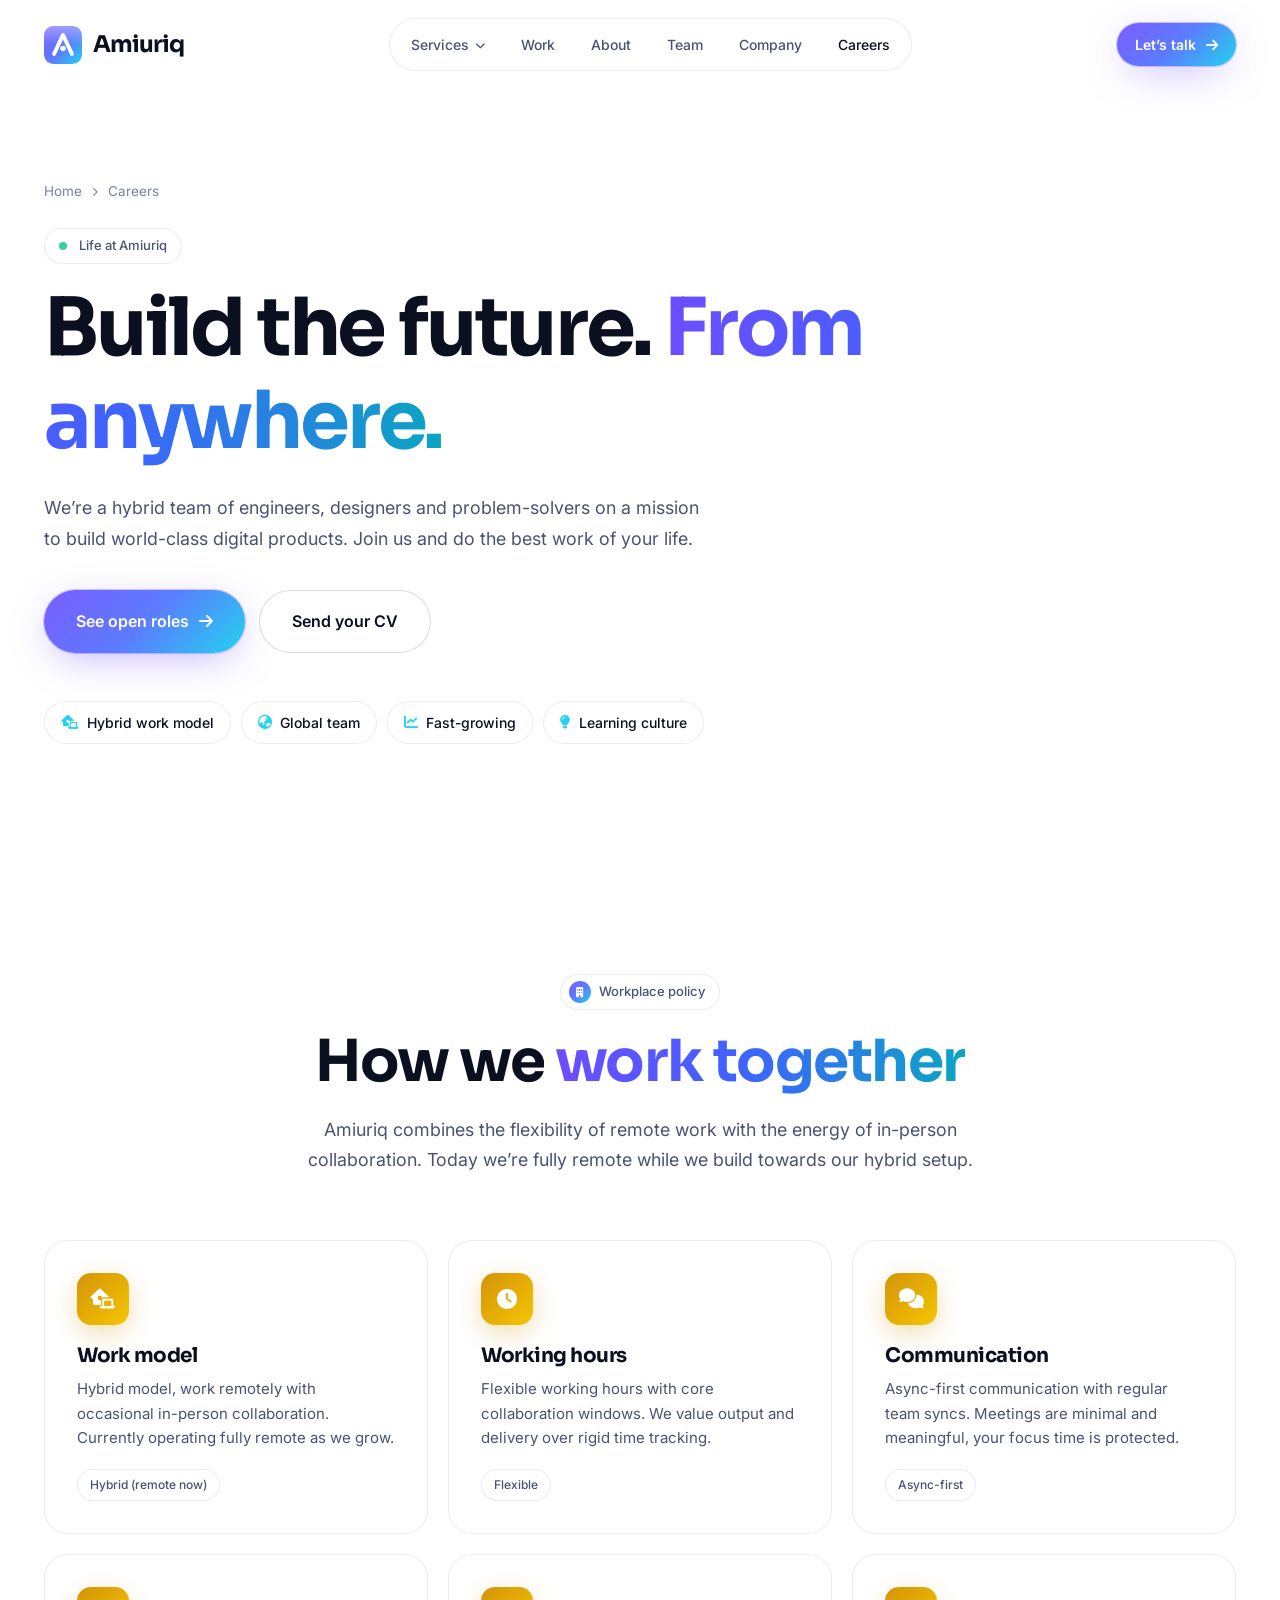
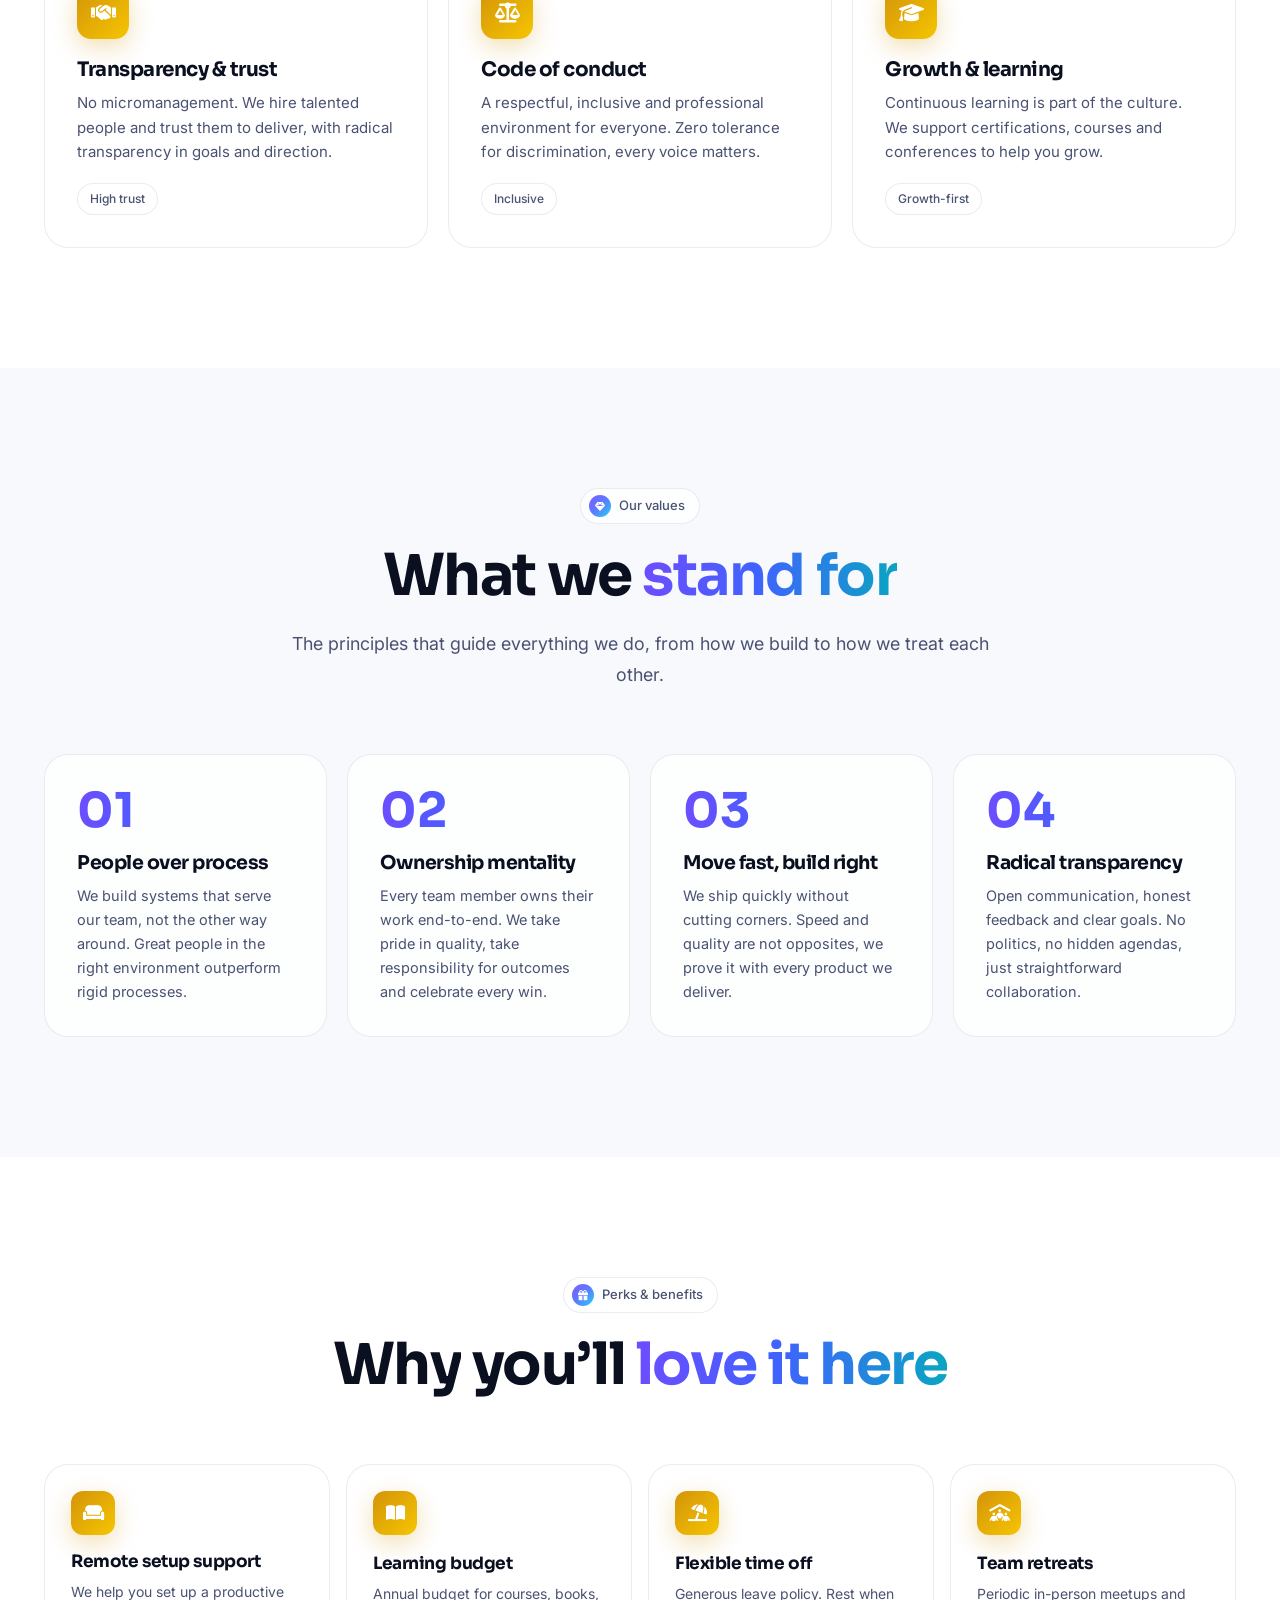
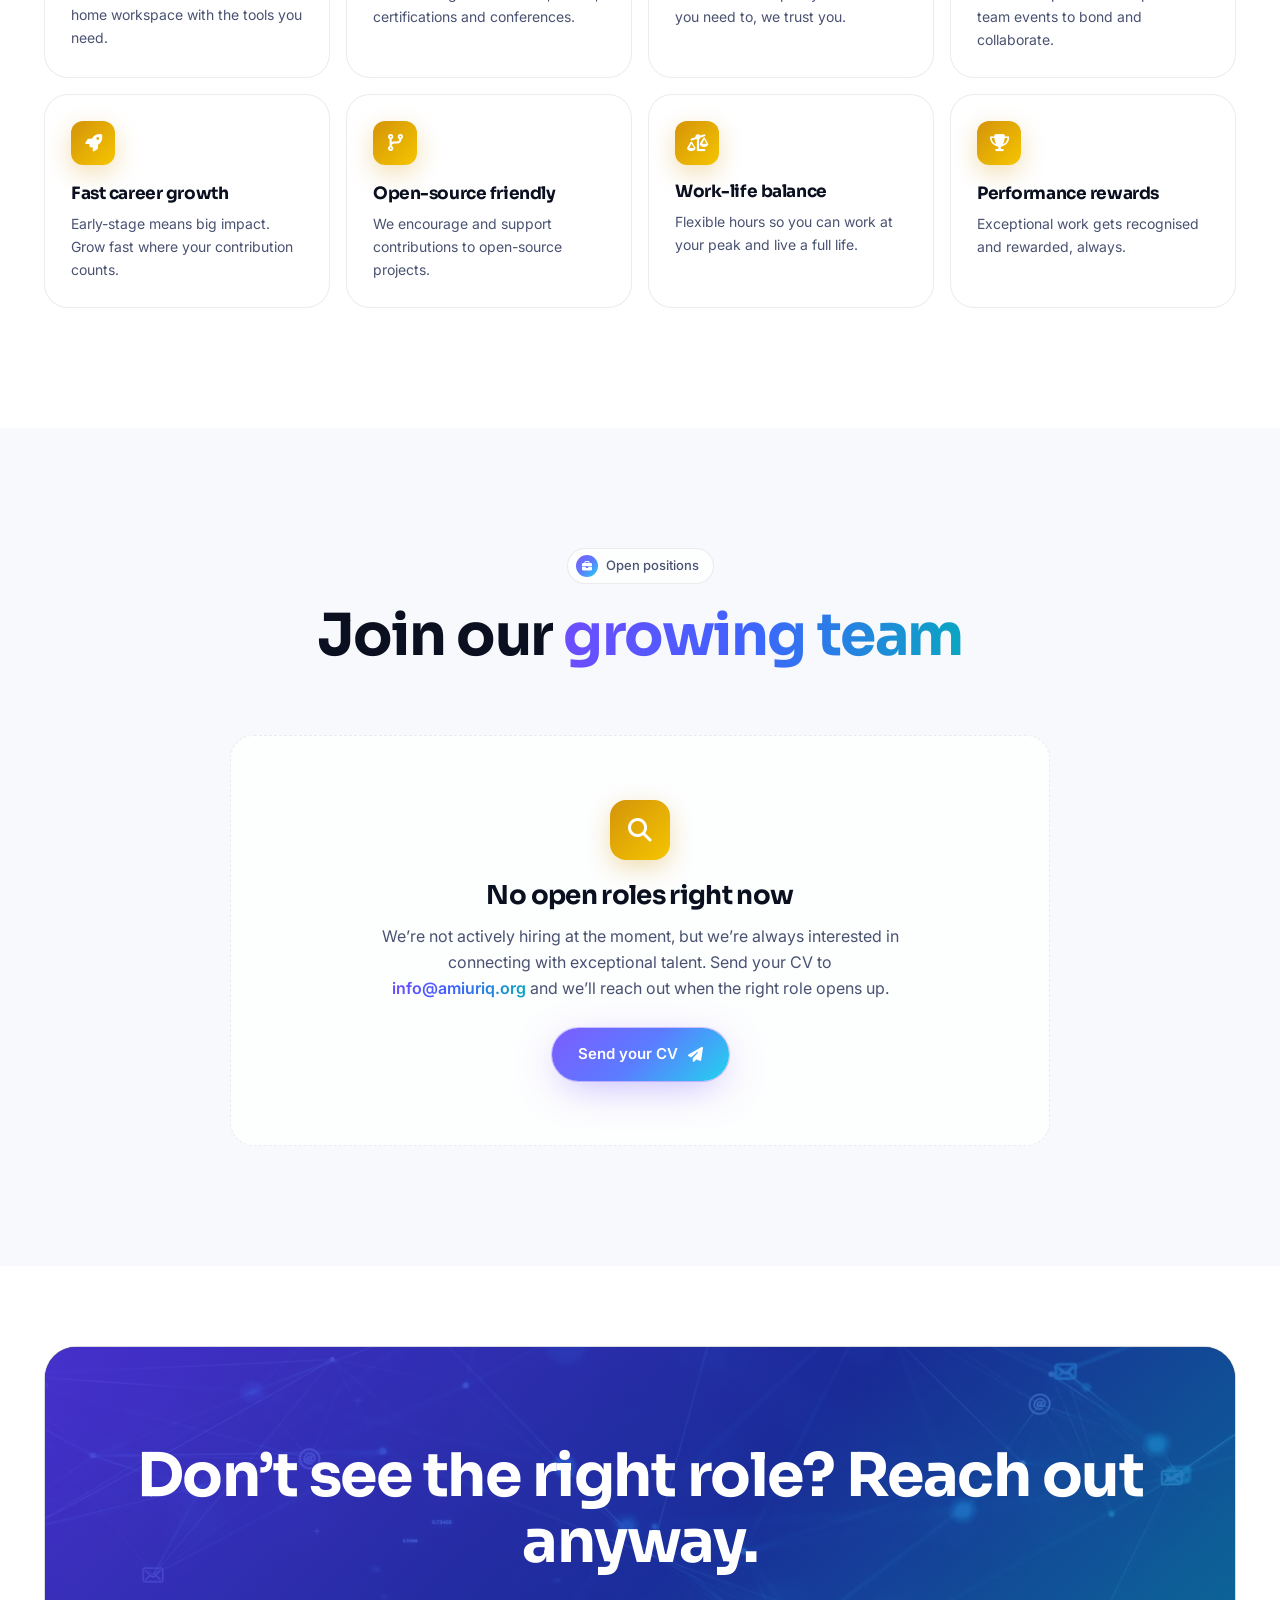
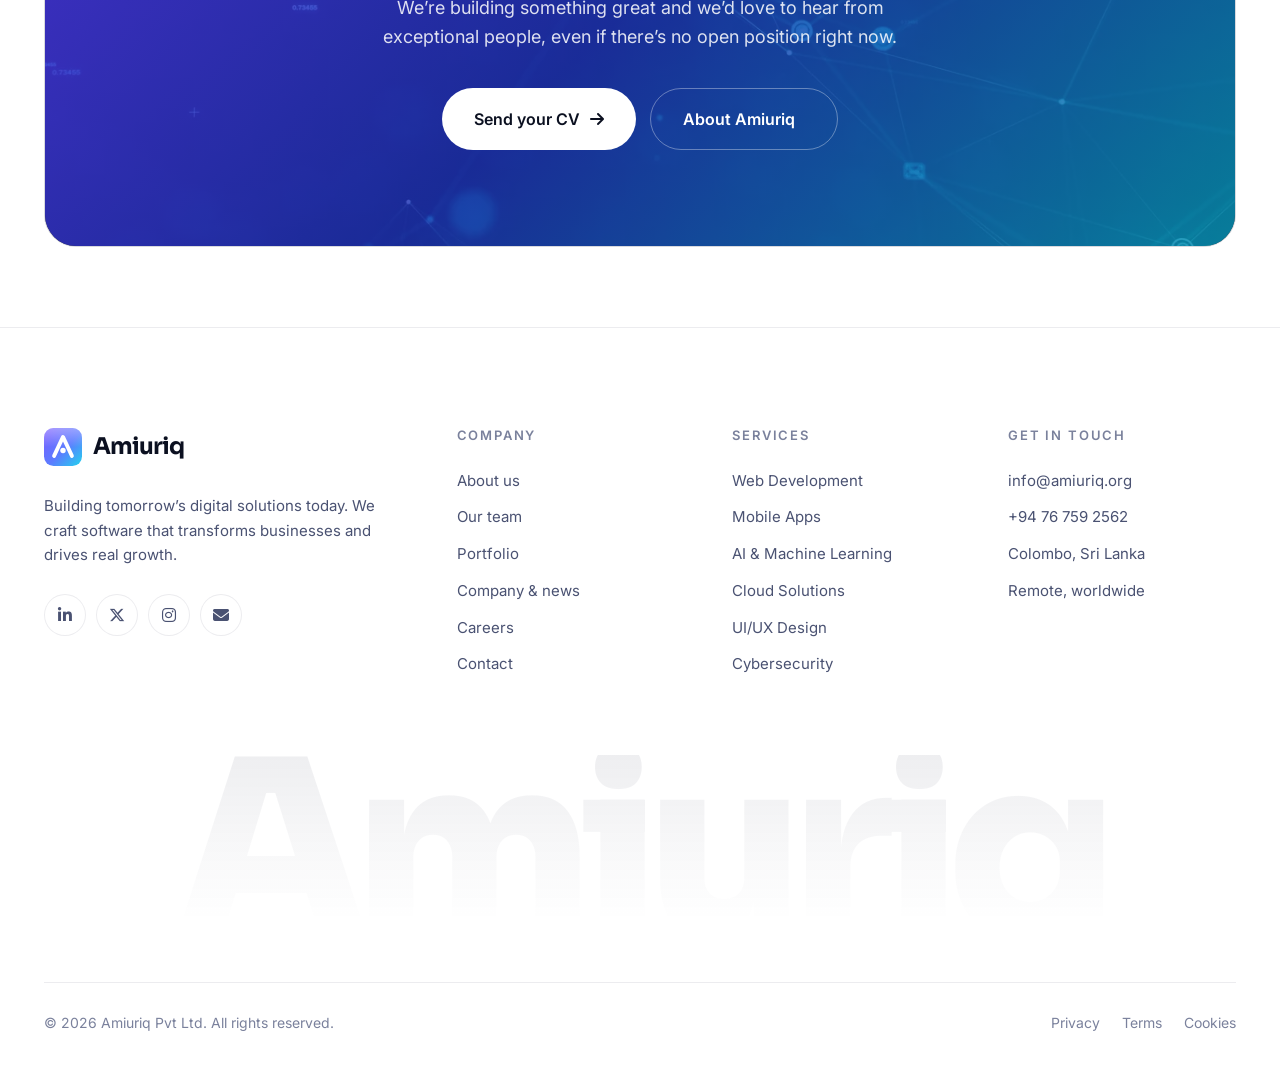
<file: careers.html>
<!doctype html>
<html lang="en" class="no-js" data-theme="light">
<head>
<meta charset="utf-8">
<meta name="viewport" content="width=device-width, initial-scale=1">
<title>Careers at Amiuriq | Build the Future, From Anywhere</title>
<meta name="description" content="Join Amiuriq Pvt Ltd, a remote-first, hybrid team of engineers and designers building world-class digital products.">
<link rel="canonical" href="https://www.amiuriq.org/careers.html">
<meta name="theme-color" content="#ffffff">
<meta property="og:type" content="website">
<meta property="og:site_name" content="Amiuriq">
<meta property="og:title" content="Careers at Amiuriq | Build the Future, From Anywhere">
<meta property="og:description" content="Join Amiuriq Pvt Ltd, a remote-first, hybrid team of engineers and designers building world-class digital products.">
<meta property="og:url" content="https://www.amiuriq.org/careers.html">
<meta property="og:image" content="https://www.amiuriq.org/assets/img/brand/og-image.jpg">
<meta name="twitter:card" content="summary_large_image">
<meta name="twitter:title" content="Careers at Amiuriq | Build the Future, From Anywhere">
<meta name="twitter:description" content="Join Amiuriq Pvt Ltd, a remote-first, hybrid team of engineers and designers building world-class digital products.">
<meta name="twitter:image" content="https://www.amiuriq.org/assets/img/brand/og-image.jpg">
<link rel="icon" type="image/svg+xml" href="favicon.svg">
<link rel="icon" type="image/png" sizes="64x64" href="favicon.png">
<link rel="apple-touch-icon" href="assets/img/brand/apple-touch-icon.png">
<link rel="preconnect" href="https://fonts.googleapis.com">
<link rel="preconnect" href="https://fonts.gstatic.com" crossorigin>
<link href="https://fonts.googleapis.com/css2?family=Inter:wght@400;500;600;700&family=JetBrains+Mono:wght@400;500&family=Sora:wght@500;600;700;800&display=swap" rel="stylesheet">
<link rel="stylesheet" href="https://cdnjs.cloudflare.com/ajax/libs/font-awesome/6.5.0/css/all.min.css">
<link rel="stylesheet" href="assets/css/main.css">
</head>
<body>
<a class="skip-link" href="#main">Skip to content</a>
<div class="scroll-progress" aria-hidden="true"></div>
<header class="nav" id="top">
  <div class="container nav-inner">
    <a href="index.html" class="brand" aria-label="Amiuriq home">
      <img class="brand-mark" src="assets/img/brand/logo-mark.svg" alt="" width="38" height="38">
      <span class="brand-word">Amiuriq</span>
    </a>
    <nav aria-label="Primary">
      <ul class="nav-links">
        <li class="has-mega"><button type="button" aria-haspopup="true">Services <i class="fas fa-chevron-down"></i></button>
          <div class="mega"><a href="web-development.html"><span class="mi icon-tile " style="margin:0;width:40px;height:40px;font-size:15px;border-radius:12px"><i class="fas fa-code"></i></span><span><strong>Web Development</strong><span>High-performance web apps &amp; platforms</span></span></a><a href="mobile-app-development.html"><span class="mi icon-tile cyan" style="margin:0;width:40px;height:40px;font-size:15px;border-radius:12px"><i class="fas fa-mobile-screen-button"></i></span><span><strong>Mobile Apps</strong><span>Native &amp; cross-platform iOS / Android</span></span></a><a href="ai-machine-learning.html"><span class="mi icon-tile indigo" style="margin:0;width:40px;height:40px;font-size:15px;border-radius:12px"><i class="fas fa-brain"></i></span><span><strong>AI &amp; Machine Learning</strong><span>ML, NLP &amp; computer vision that delivers</span></span></a><a href="cloud-solutions.html"><span class="mi icon-tile mint" style="margin:0;width:40px;height:40px;font-size:15px;border-radius:12px"><i class="fas fa-cloud"></i></span><span><strong>Cloud Solutions</strong><span>AWS, GCP &amp; Azure, DevOps and CI/CD</span></span></a><a href="ui-ux-design.html"><span class="mi icon-tile rose" style="margin:0;width:40px;height:40px;font-size:15px;border-radius:12px"><i class="fas fa-pen-ruler"></i></span><span><strong>UI/UX Design</strong><span>Research-led, pixel-perfect interfaces</span></span></a><a href="cybersecurity.html"><span class="mi icon-tile amber" style="margin:0;width:40px;height:40px;font-size:15px;border-radius:12px"><i class="fas fa-shield-halved"></i></span><span><strong>Cybersecurity</strong><span>Audits, pentesting &amp; secure architecture</span></span></a></div>
        </li>
        <li><a href="index.html#work">Work</a></li>
        <li><a href="index.html#about">About</a></li>
        <li><a href="index.html#team">Team</a></li>
        <li><a href="blog.html">Company</a></li>
        <li><a href="careers.html" class="active">Careers</a></li>
      </ul>
    </nav>
    <div class="nav-actions">
      <a href="index.html#contact" class="btn btn-primary btn-sm" data-magnetic>Let&rsquo;s talk <i class="fas fa-arrow-right"></i></a>
      <button class="icon-btn menu-toggle" type="button" aria-label="Open menu" aria-expanded="false"><span></span><span></span><span></span></button>
    </div>
  </div>
</header>
<div class="mobile-menu" role="dialog" aria-label="Menu">
  <a href="index.html">Home <i class="fas fa-arrow-right"></i></a>
  <a href="index.html#work">Work <i class="fas fa-arrow-right"></i></a>
  <a href="index.html#about">About <i class="fas fa-arrow-right"></i></a>
  <a href="index.html#team">Team <i class="fas fa-arrow-right"></i></a>
  <a href="blog.html">Company <i class="fas fa-arrow-right"></i></a>
  <a href="careers.html">Careers <i class="fas fa-arrow-right"></i></a>
  <div class="mm-label">Services</div>
  <div class="mm-sub"><a href="web-development.html">Web Development <i class="fas fa-arrow-right"></i></a><a href="mobile-app-development.html">Mobile Apps <i class="fas fa-arrow-right"></i></a><a href="ai-machine-learning.html">AI &amp; Machine Learning <i class="fas fa-arrow-right"></i></a><a href="cloud-solutions.html">Cloud Solutions <i class="fas fa-arrow-right"></i></a><a href="ui-ux-design.html">UI/UX Design <i class="fas fa-arrow-right"></i></a><a href="cybersecurity.html">Cybersecurity <i class="fas fa-arrow-right"></i></a></div>
  <a href="index.html#contact" class="btn btn-primary btn-lg">Start a project <i class="fas fa-arrow-right"></i></a>
</div>
<main id="main">
<section class="page-hero">
  <div class="container">
    <nav class="crumbs reveal" aria-label="Breadcrumb"><a href="index.html">Home</a><i class="fas fa-chevron-right"></i><span>Careers</span></nav>
    <span class="eyebrow reveal"><span class="pulse"></span>Life at Amiuriq</span>
    <h1 data-split>Build the future. <span class="grad-text">From anywhere.</span></h1>
    <p class="lead reveal" style="--d:.3s">We&rsquo;re a hybrid team of engineers, designers and problem-solvers on a mission to build world-class digital products. Join us and do the best work of your life.</p>
    <div class="btn-row reveal" style="--d:.45s"><a href="#openings" class="btn btn-primary btn-lg" data-magnetic>See open roles <i class="fas fa-arrow-right"></i></a><a href="mailto:info@amiuriq.org?subject=General%20Application" class="btn btn-ghost btn-lg">Send your CV</a></div>
    <div class="pill-row reveal" style="margin-top:48px;--d:.6s"><span class="pill"><i class="fas fa-house-laptop"></i>Hybrid work model</span><span class="pill"><i class="fas fa-earth-asia"></i>Global team</span><span class="pill"><i class="fas fa-chart-line"></i>Fast-growing</span><span class="pill"><i class="fas fa-lightbulb"></i>Learning culture</span></div>
  </div>
</section>

<section class="section">
  <div class="container">
    <div class="section-head">
      <span class="eyebrow reveal"><span class="dot"><i class="fas fa-building"></i></span>Workplace policy</span>
      <h2 class="h2" data-split>How we <span class="grad-text">work together</span></h2>
      <p class="lead reveal">Amiuriq combines the flexibility of remote work with the energy of in-person collaboration. Today we&rsquo;re fully remote while we build towards our hybrid setup.</p>
    </div>
    <div class="feature-grid" data-stagger="0.07"><div class="card spotlight reveal"><span class="icon-tile "><i class="fas fa-house-laptop"></i></span><h3>Work model</h3><p>Hybrid model, work remotely with occasional in-person collaboration. Currently operating fully remote as we grow.</p><span class="tag" style="display:inline-block;margin-top:18px">Hybrid (remote now)</span></div><div class="card spotlight reveal"><span class="icon-tile cyan"><i class="fas fa-clock"></i></span><h3>Working hours</h3><p>Flexible working hours with core collaboration windows. We value output and delivery over rigid time tracking.</p><span class="tag" style="display:inline-block;margin-top:18px">Flexible</span></div><div class="card spotlight reveal"><span class="icon-tile indigo"><i class="fas fa-comments"></i></span><h3>Communication</h3><p>Async-first communication with regular team syncs. Meetings are minimal and meaningful, your focus time is protected.</p><span class="tag" style="display:inline-block;margin-top:18px">Async-first</span></div><div class="card spotlight reveal"><span class="icon-tile mint"><i class="fas fa-handshake"></i></span><h3>Transparency &amp; trust</h3><p>No micromanagement. We hire talented people and trust them to deliver, with radical transparency in goals and direction.</p><span class="tag" style="display:inline-block;margin-top:18px">High trust</span></div><div class="card spotlight reveal"><span class="icon-tile rose"><i class="fas fa-scale-balanced"></i></span><h3>Code of conduct</h3><p>A respectful, inclusive and professional environment for everyone. Zero tolerance for discrimination, every voice matters.</p><span class="tag" style="display:inline-block;margin-top:18px">Inclusive</span></div><div class="card spotlight reveal"><span class="icon-tile amber"><i class="fas fa-graduation-cap"></i></span><h3>Growth &amp; learning</h3><p>Continuous learning is part of the culture. We support certifications, courses and conferences to help you grow.</p><span class="tag" style="display:inline-block;margin-top:18px">Growth-first</span></div></div>
  </div>
</section>

<section class="section section-alt">
  <div class="container">
    <div class="section-head"><span class="eyebrow reveal"><span class="dot"><i class="fas fa-gem"></i></span>Our values</span><h2 class="h2" data-split>What we <span class="grad-text">stand for</span></h2><p class="lead reveal">The principles that guide everything we do, from how we build to how we treat each other.</p></div>
    <div class="values" data-stagger="0.08"><div class="card value reveal"><div class="vn grad-text">01</div><h3>People over process</h3><p>We build systems that serve our team, not the other way around. Great people in the right environment outperform rigid processes.</p></div><div class="card value reveal"><div class="vn grad-text">02</div><h3>Ownership mentality</h3><p>Every team member owns their work end-to-end. We take pride in quality, take responsibility for outcomes and celebrate every win.</p></div><div class="card value reveal"><div class="vn grad-text">03</div><h3>Move fast, build right</h3><p>We ship quickly without cutting corners. Speed and quality are not opposites, we prove it with every product we deliver.</p></div><div class="card value reveal"><div class="vn grad-text">04</div><h3>Radical transparency</h3><p>Open communication, honest feedback and clear goals. No politics, no hidden agendas, just straightforward collaboration.</p></div></div>
  </div>
</section>

<section class="section">
  <div class="container">
    <div class="section-head"><span class="eyebrow reveal"><span class="dot"><i class="fas fa-gift"></i></span>Perks &amp; benefits</span><h2 class="h2" data-split>Why you&rsquo;ll <span class="grad-text">love it here</span></h2></div>
    <div class="perks" data-stagger="0.05"><div class="card perk spotlight reveal"><span class="icon-tile "><i class="fas fa-couch"></i></span><h3>Remote setup support</h3><p>We help you set up a productive home workspace with the tools you need.</p></div><div class="card perk spotlight reveal"><span class="icon-tile cyan"><i class="fas fa-book-open"></i></span><h3>Learning budget</h3><p>Annual budget for courses, books, certifications and conferences.</p></div><div class="card perk spotlight reveal"><span class="icon-tile indigo"><i class="fas fa-umbrella-beach"></i></span><h3>Flexible time off</h3><p>Generous leave policy. Rest when you need to, we trust you.</p></div><div class="card perk spotlight reveal"><span class="icon-tile mint"><i class="fas fa-people-roof"></i></span><h3>Team retreats</h3><p>Periodic in-person meetups and team events to bond and collaborate.</p></div><div class="card perk spotlight reveal"><span class="icon-tile rose"><i class="fas fa-rocket"></i></span><h3>Fast career growth</h3><p>Early-stage means big impact. Grow fast where your contribution counts.</p></div><div class="card perk spotlight reveal"><span class="icon-tile amber"><i class="fas fa-code-branch"></i></span><h3>Open-source friendly</h3><p>We encourage and support contributions to open-source projects.</p></div><div class="card perk spotlight reveal"><span class="icon-tile "><i class="fas fa-scale-unbalanced"></i></span><h3>Work-life balance</h3><p>Flexible hours so you can work at your peak and live a full life.</p></div><div class="card perk spotlight reveal"><span class="icon-tile cyan"><i class="fas fa-trophy"></i></span><h3>Performance rewards</h3><p>Exceptional work gets recognised and rewarded, always.</p></div></div>
  </div>
</section>

<section class="section section-alt" id="openings">
  <div class="container">
    <div class="section-head"><span class="eyebrow reveal"><span class="dot"><i class="fas fa-briefcase"></i></span>Open positions</span><h2 class="h2" data-split>Join our <span class="grad-text">growing team</span></h2></div>
    <div class="card empty-state reveal" style="max-width:820px;margin:0 auto">
      <span class="icon-tile"><i class="fas fa-magnifying-glass"></i></span>
      <h3>No open roles right now</h3>
      <p>We&rsquo;re not actively hiring at the moment, but we&rsquo;re always interested in connecting with exceptional talent. Send your CV to <a href="mailto:info@amiuriq.org" class="grad-text" style="font-weight:600">info@amiuriq.org</a> and we&rsquo;ll reach out when the right role opens up.</p>
      <a href="mailto:info@amiuriq.org?subject=General%20Application" class="btn btn-primary" data-magnetic>Send your CV <i class="fas fa-paper-plane"></i></a>
    </div>
  </div>
</section>

<section class="section-sm">
  <div class="container">
    <div class="cta-band reveal zoom">
      <video data-autoplay muted loop playsinline preload="none" poster="assets/video/hero-network.webp" aria-hidden="true"><source src="assets/video/hero-network.mp4" type="video/mp4"></video>
      <h2>Don’t see the right role? Reach out anyway.</h2>
      <p>We’re building something great and we’d love to hear from exceptional people, even if there’s no open position right now.</p>
      <div class="btn-row"><a href="mailto:info@amiuriq.org?subject=General%20Application" class="btn btn-white btn-lg" data-magnetic>Send your CV <i class="fas fa-arrow-right"></i></a><a href="index.html#about" class="btn btn-outline-light btn-lg">About Amiuriq <i class="fas fa-arrow-up-right"></i></a></div>
    </div>
  </div>
</section>

</main>
<footer class="footer">
  <div class="container">
    <div class="footer-top">
      <div class="footer-brand">
        <a href="index.html" class="brand" aria-label="Amiuriq home"><img class="brand-mark" src="assets/img/brand/logo-mark.svg" alt="" width="38" height="38"><span class="brand-word">Amiuriq</span></a>
        <p>Building tomorrow&rsquo;s digital solutions today. We craft software that transforms businesses and drives real growth.</p>
        <div class="socials-row">
          <a href="https://www.linkedin.com/company/amiuriq" target="_blank" rel="noopener" aria-label="LinkedIn"><i class="fab fa-linkedin-in"></i></a>
          <a href="coming-soon.html" aria-label="X (Twitter)"><i class="fab fa-x-twitter"></i></a>
          <a href="coming-soon.html" aria-label="Instagram"><i class="fab fa-instagram"></i></a>
          <a href="mailto:info@amiuriq.org" aria-label="Email"><i class="fas fa-envelope"></i></a>
        </div>
      </div>
      <div class="footer-col">
        <h4>Company</h4>
        <a href="index.html#about">About us</a><a href="index.html#team">Our team</a><a href="index.html#work">Portfolio</a><a href="blog.html">Company &amp; news</a><a href="careers.html">Careers</a><a href="index.html#contact">Contact</a>
      </div>
      <div class="footer-col">
        <h4>Services</h4>
        <a href="web-development.html">Web Development</a><a href="mobile-app-development.html">Mobile Apps</a><a href="ai-machine-learning.html">AI &amp; Machine Learning</a><a href="cloud-solutions.html">Cloud Solutions</a><a href="ui-ux-design.html">UI/UX Design</a><a href="cybersecurity.html">Cybersecurity</a>
      </div>
      <div class="footer-col">
        <h4>Get in touch</h4>
        <a href="mailto:info@amiuriq.org">info@amiuriq.org</a>
        <a href="tel:+94767592562">+94 76 759 2562</a>
        <a href="index.html#contact">Colombo, Sri Lanka</a>
        <a href="index.html#contact">Remote, worldwide</a>
      </div>
    </div>
    <div class="footer-word" aria-hidden="true">Amiuriq</div>
    <div class="footer-bottom">
      <span>&copy; <span data-year>2026</span> Amiuriq Pvt Ltd. All rights reserved.</span>
      <nav aria-label="Legal"><a href="privacy-policy.html">Privacy</a><a href="terms-of-service.html">Terms</a><a href="cookie-policy.html">Cookies</a></nav>
    </div>
  </div>
</footer>
<button class="to-top" type="button" aria-label="Back to top"><i class="fas fa-arrow-up"></i></button>
<script src="assets/js/main.js" defer></script>
</body>
</html>
</file>
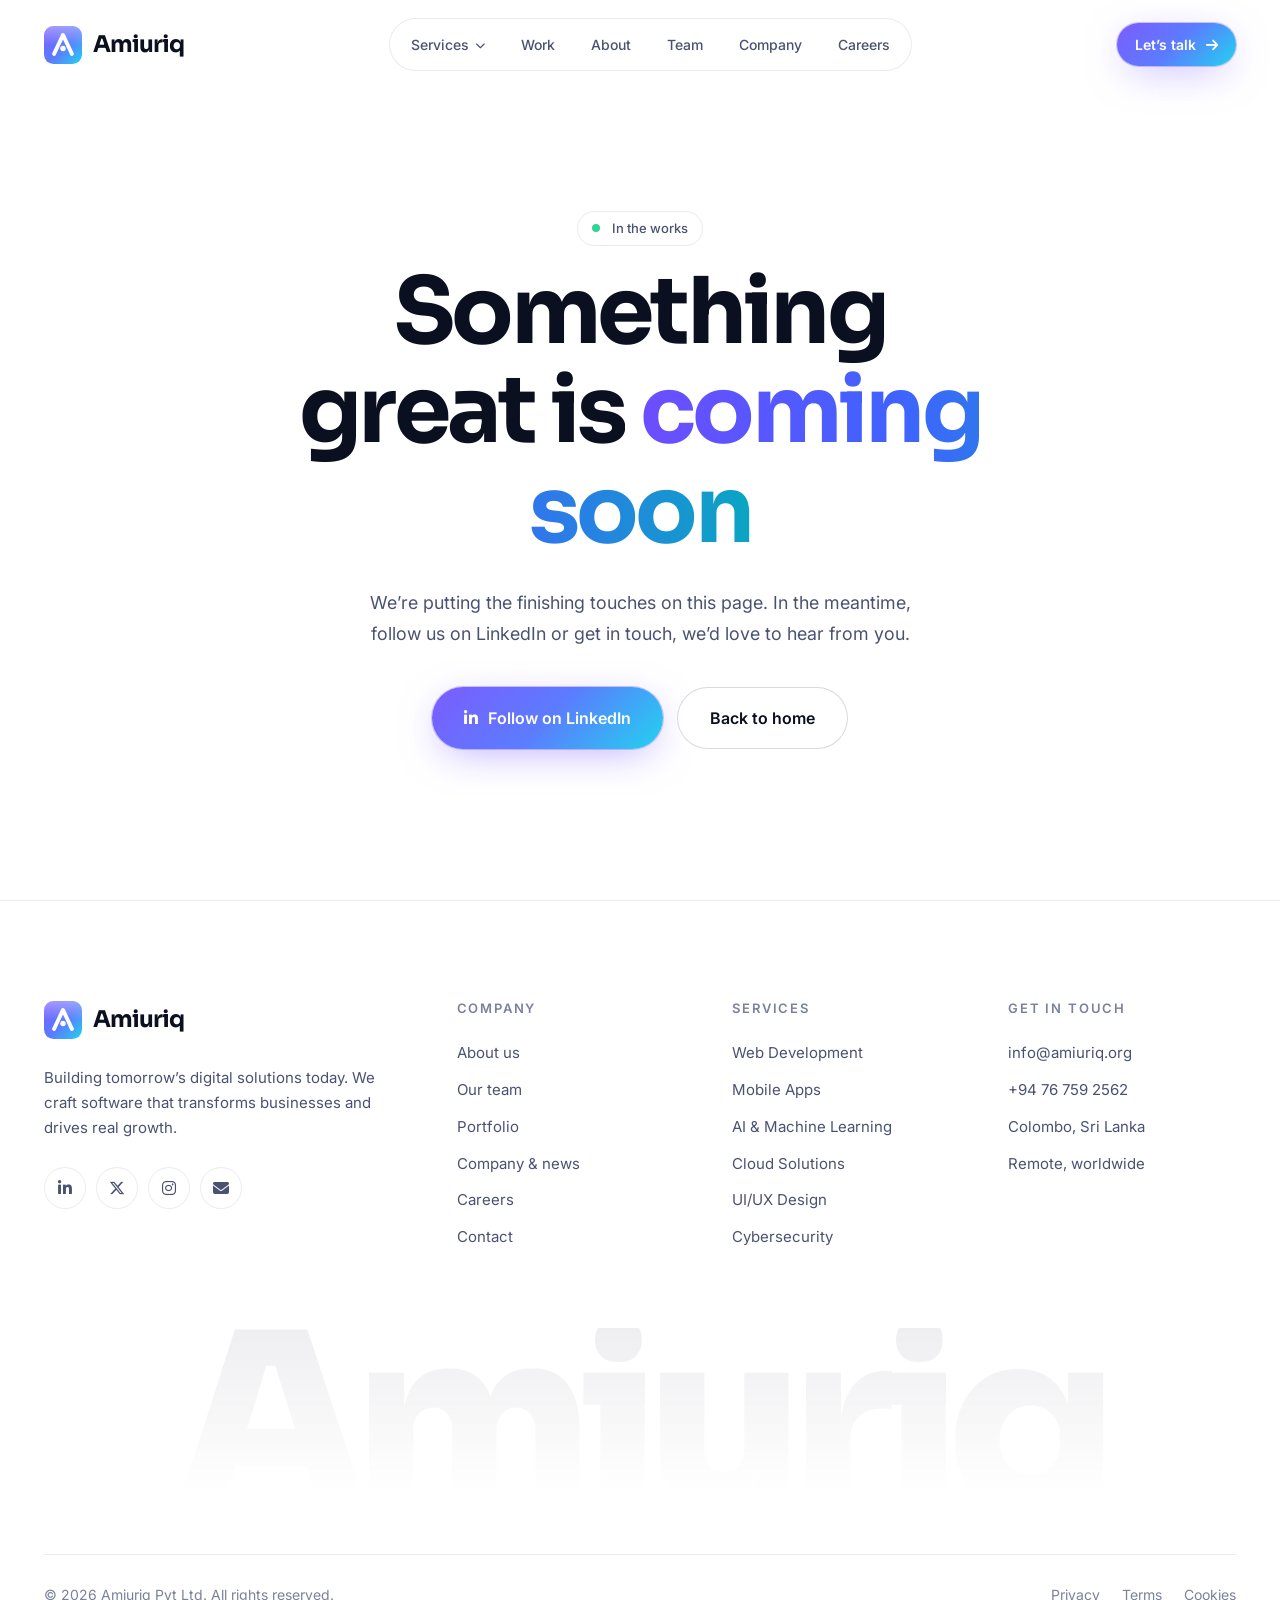
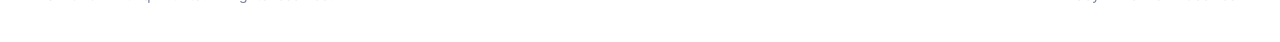
<file: coming-soon.html>
<!doctype html>
<html lang="en" class="no-js" data-theme="light">
<head>
<meta charset="utf-8">
<meta name="viewport" content="width=device-width, initial-scale=1">
<title>Coming Soon | Amiuriq</title>
<meta name="description" content="This page is on its way. Follow Amiuriq on LinkedIn for updates.">
<link rel="canonical" href="https://www.amiuriq.org/coming-soon.html">
<meta name="theme-color" content="#ffffff">
<meta property="og:type" content="website">
<meta property="og:site_name" content="Amiuriq">
<meta property="og:title" content="Coming Soon | Amiuriq">
<meta property="og:description" content="This page is on its way. Follow Amiuriq on LinkedIn for updates.">
<meta property="og:url" content="https://www.amiuriq.org/coming-soon.html">
<meta property="og:image" content="https://www.amiuriq.org/assets/img/brand/og-image.jpg">
<meta name="twitter:card" content="summary_large_image">
<meta name="twitter:title" content="Coming Soon | Amiuriq">
<meta name="twitter:description" content="This page is on its way. Follow Amiuriq on LinkedIn for updates.">
<meta name="twitter:image" content="https://www.amiuriq.org/assets/img/brand/og-image.jpg">
<link rel="icon" type="image/svg+xml" href="favicon.svg">
<link rel="icon" type="image/png" sizes="64x64" href="favicon.png">
<link rel="apple-touch-icon" href="assets/img/brand/apple-touch-icon.png">
<link rel="preconnect" href="https://fonts.googleapis.com">
<link rel="preconnect" href="https://fonts.gstatic.com" crossorigin>
<link href="https://fonts.googleapis.com/css2?family=Inter:wght@400;500;600;700&family=JetBrains+Mono:wght@400;500&family=Sora:wght@500;600;700;800&display=swap" rel="stylesheet">
<link rel="stylesheet" href="https://cdnjs.cloudflare.com/ajax/libs/font-awesome/6.5.0/css/all.min.css">
<link rel="stylesheet" href="assets/css/main.css">
</head>
<body>
<a class="skip-link" href="#main">Skip to content</a>
<div class="scroll-progress" aria-hidden="true"></div>
<header class="nav" id="top">
  <div class="container nav-inner">
    <a href="index.html" class="brand" aria-label="Amiuriq home">
      <img class="brand-mark" src="assets/img/brand/logo-mark.svg" alt="" width="38" height="38">
      <span class="brand-word">Amiuriq</span>
    </a>
    <nav aria-label="Primary">
      <ul class="nav-links">
        <li class="has-mega"><button type="button" aria-haspopup="true">Services <i class="fas fa-chevron-down"></i></button>
          <div class="mega"><a href="web-development.html"><span class="mi icon-tile " style="margin:0;width:40px;height:40px;font-size:15px;border-radius:12px"><i class="fas fa-code"></i></span><span><strong>Web Development</strong><span>High-performance web apps &amp; platforms</span></span></a><a href="mobile-app-development.html"><span class="mi icon-tile cyan" style="margin:0;width:40px;height:40px;font-size:15px;border-radius:12px"><i class="fas fa-mobile-screen-button"></i></span><span><strong>Mobile Apps</strong><span>Native &amp; cross-platform iOS / Android</span></span></a><a href="ai-machine-learning.html"><span class="mi icon-tile indigo" style="margin:0;width:40px;height:40px;font-size:15px;border-radius:12px"><i class="fas fa-brain"></i></span><span><strong>AI &amp; Machine Learning</strong><span>ML, NLP &amp; computer vision that delivers</span></span></a><a href="cloud-solutions.html"><span class="mi icon-tile mint" style="margin:0;width:40px;height:40px;font-size:15px;border-radius:12px"><i class="fas fa-cloud"></i></span><span><strong>Cloud Solutions</strong><span>AWS, GCP &amp; Azure, DevOps and CI/CD</span></span></a><a href="ui-ux-design.html"><span class="mi icon-tile rose" style="margin:0;width:40px;height:40px;font-size:15px;border-radius:12px"><i class="fas fa-pen-ruler"></i></span><span><strong>UI/UX Design</strong><span>Research-led, pixel-perfect interfaces</span></span></a><a href="cybersecurity.html"><span class="mi icon-tile amber" style="margin:0;width:40px;height:40px;font-size:15px;border-radius:12px"><i class="fas fa-shield-halved"></i></span><span><strong>Cybersecurity</strong><span>Audits, pentesting &amp; secure architecture</span></span></a></div>
        </li>
        <li><a href="index.html#work">Work</a></li>
        <li><a href="index.html#about">About</a></li>
        <li><a href="index.html#team">Team</a></li>
        <li><a href="blog.html">Company</a></li>
        <li><a href="careers.html">Careers</a></li>
      </ul>
    </nav>
    <div class="nav-actions">
      <a href="index.html#contact" class="btn btn-primary btn-sm" data-magnetic>Let&rsquo;s talk <i class="fas fa-arrow-right"></i></a>
      <button class="icon-btn menu-toggle" type="button" aria-label="Open menu" aria-expanded="false"><span></span><span></span><span></span></button>
    </div>
  </div>
</header>
<div class="mobile-menu" role="dialog" aria-label="Menu">
  <a href="index.html">Home <i class="fas fa-arrow-right"></i></a>
  <a href="index.html#work">Work <i class="fas fa-arrow-right"></i></a>
  <a href="index.html#about">About <i class="fas fa-arrow-right"></i></a>
  <a href="index.html#team">Team <i class="fas fa-arrow-right"></i></a>
  <a href="blog.html">Company <i class="fas fa-arrow-right"></i></a>
  <a href="careers.html">Careers <i class="fas fa-arrow-right"></i></a>
  <div class="mm-label">Services</div>
  <div class="mm-sub"><a href="web-development.html">Web Development <i class="fas fa-arrow-right"></i></a><a href="mobile-app-development.html">Mobile Apps <i class="fas fa-arrow-right"></i></a><a href="ai-machine-learning.html">AI &amp; Machine Learning <i class="fas fa-arrow-right"></i></a><a href="cloud-solutions.html">Cloud Solutions <i class="fas fa-arrow-right"></i></a><a href="ui-ux-design.html">UI/UX Design <i class="fas fa-arrow-right"></i></a><a href="cybersecurity.html">Cybersecurity <i class="fas fa-arrow-right"></i></a></div>
  <a href="index.html#contact" class="btn btn-primary btn-lg">Start a project <i class="fas fa-arrow-right"></i></a>
</div>
<main id="main">
<section class="hero" style="text-align:center">
  <div class="container" style="max-width:780px">
    <span class="eyebrow reveal"><span class="pulse"></span>In the works</span>
    <h1 class="display" data-split style="margin-bottom:24px">Something great is <span class="grad-text">coming soon</span></h1>
    <p class="lead reveal" style="margin:0 auto 38px;max-width:560px">We&rsquo;re putting the finishing touches on this page. In the meantime, follow us on LinkedIn or get in touch, we&rsquo;d love to hear from you.</p>
    <div class="btn-row reveal" style="justify-content:center"><a href="https://www.linkedin.com/company/amiuriq" target="_blank" rel="noopener" class="btn btn-primary btn-lg" data-magnetic><i class="fab fa-linkedin-in"></i> Follow on LinkedIn</a><a href="index.html" class="btn btn-ghost btn-lg">Back to home</a></div>
  </div>
</section>
</main>
<footer class="footer">
  <div class="container">
    <div class="footer-top">
      <div class="footer-brand">
        <a href="index.html" class="brand" aria-label="Amiuriq home"><img class="brand-mark" src="assets/img/brand/logo-mark.svg" alt="" width="38" height="38"><span class="brand-word">Amiuriq</span></a>
        <p>Building tomorrow&rsquo;s digital solutions today. We craft software that transforms businesses and drives real growth.</p>
        <div class="socials-row">
          <a href="https://www.linkedin.com/company/amiuriq" target="_blank" rel="noopener" aria-label="LinkedIn"><i class="fab fa-linkedin-in"></i></a>
          <a href="coming-soon.html" aria-label="X (Twitter)"><i class="fab fa-x-twitter"></i></a>
          <a href="coming-soon.html" aria-label="Instagram"><i class="fab fa-instagram"></i></a>
          <a href="mailto:info@amiuriq.org" aria-label="Email"><i class="fas fa-envelope"></i></a>
        </div>
      </div>
      <div class="footer-col">
        <h4>Company</h4>
        <a href="index.html#about">About us</a><a href="index.html#team">Our team</a><a href="index.html#work">Portfolio</a><a href="blog.html">Company &amp; news</a><a href="careers.html">Careers</a><a href="index.html#contact">Contact</a>
      </div>
      <div class="footer-col">
        <h4>Services</h4>
        <a href="web-development.html">Web Development</a><a href="mobile-app-development.html">Mobile Apps</a><a href="ai-machine-learning.html">AI &amp; Machine Learning</a><a href="cloud-solutions.html">Cloud Solutions</a><a href="ui-ux-design.html">UI/UX Design</a><a href="cybersecurity.html">Cybersecurity</a>
      </div>
      <div class="footer-col">
        <h4>Get in touch</h4>
        <a href="mailto:info@amiuriq.org">info@amiuriq.org</a>
        <a href="tel:+94767592562">+94 76 759 2562</a>
        <a href="index.html#contact">Colombo, Sri Lanka</a>
        <a href="index.html#contact">Remote, worldwide</a>
      </div>
    </div>
    <div class="footer-word" aria-hidden="true">Amiuriq</div>
    <div class="footer-bottom">
      <span>&copy; <span data-year>2026</span> Amiuriq Pvt Ltd. All rights reserved.</span>
      <nav aria-label="Legal"><a href="privacy-policy.html">Privacy</a><a href="terms-of-service.html">Terms</a><a href="cookie-policy.html">Cookies</a></nav>
    </div>
  </div>
</footer>
<button class="to-top" type="button" aria-label="Back to top"><i class="fas fa-arrow-up"></i></button>
<script src="assets/js/main.js" defer></script>
</body>
</html>
</file>
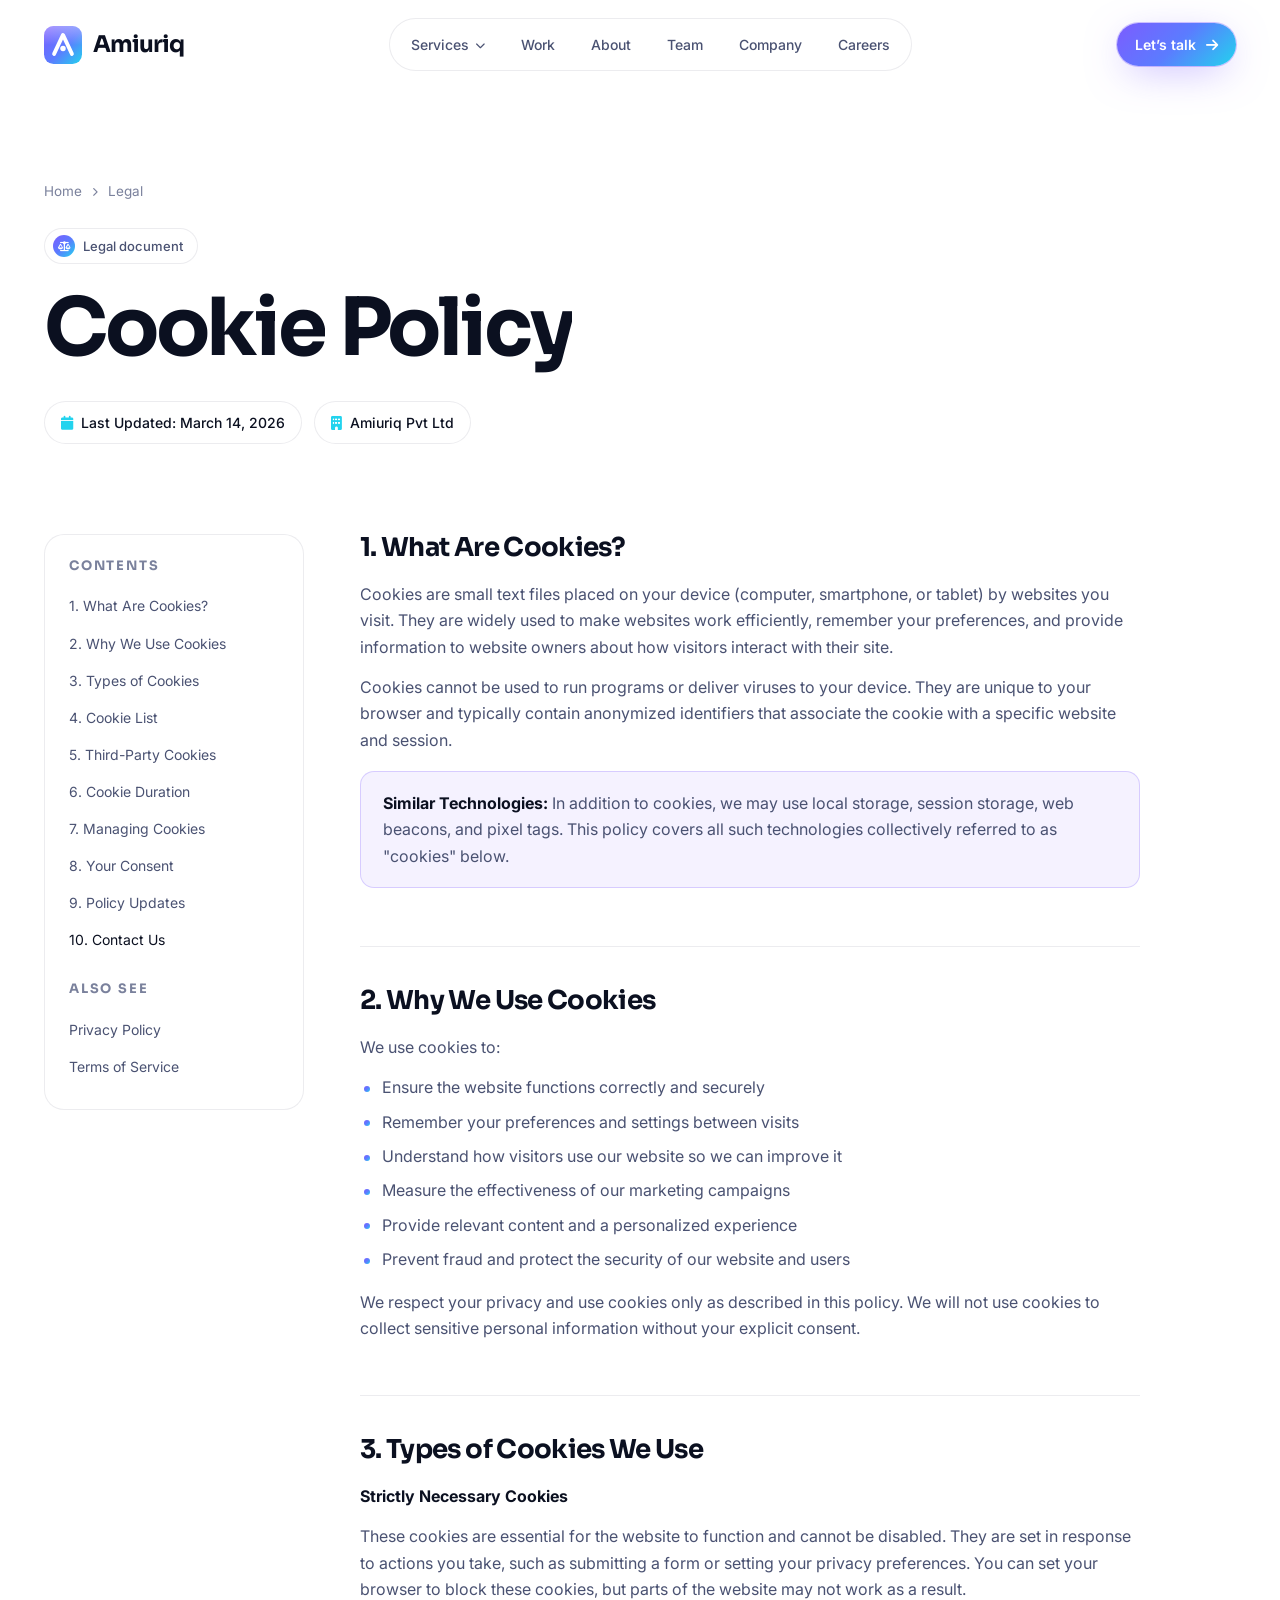
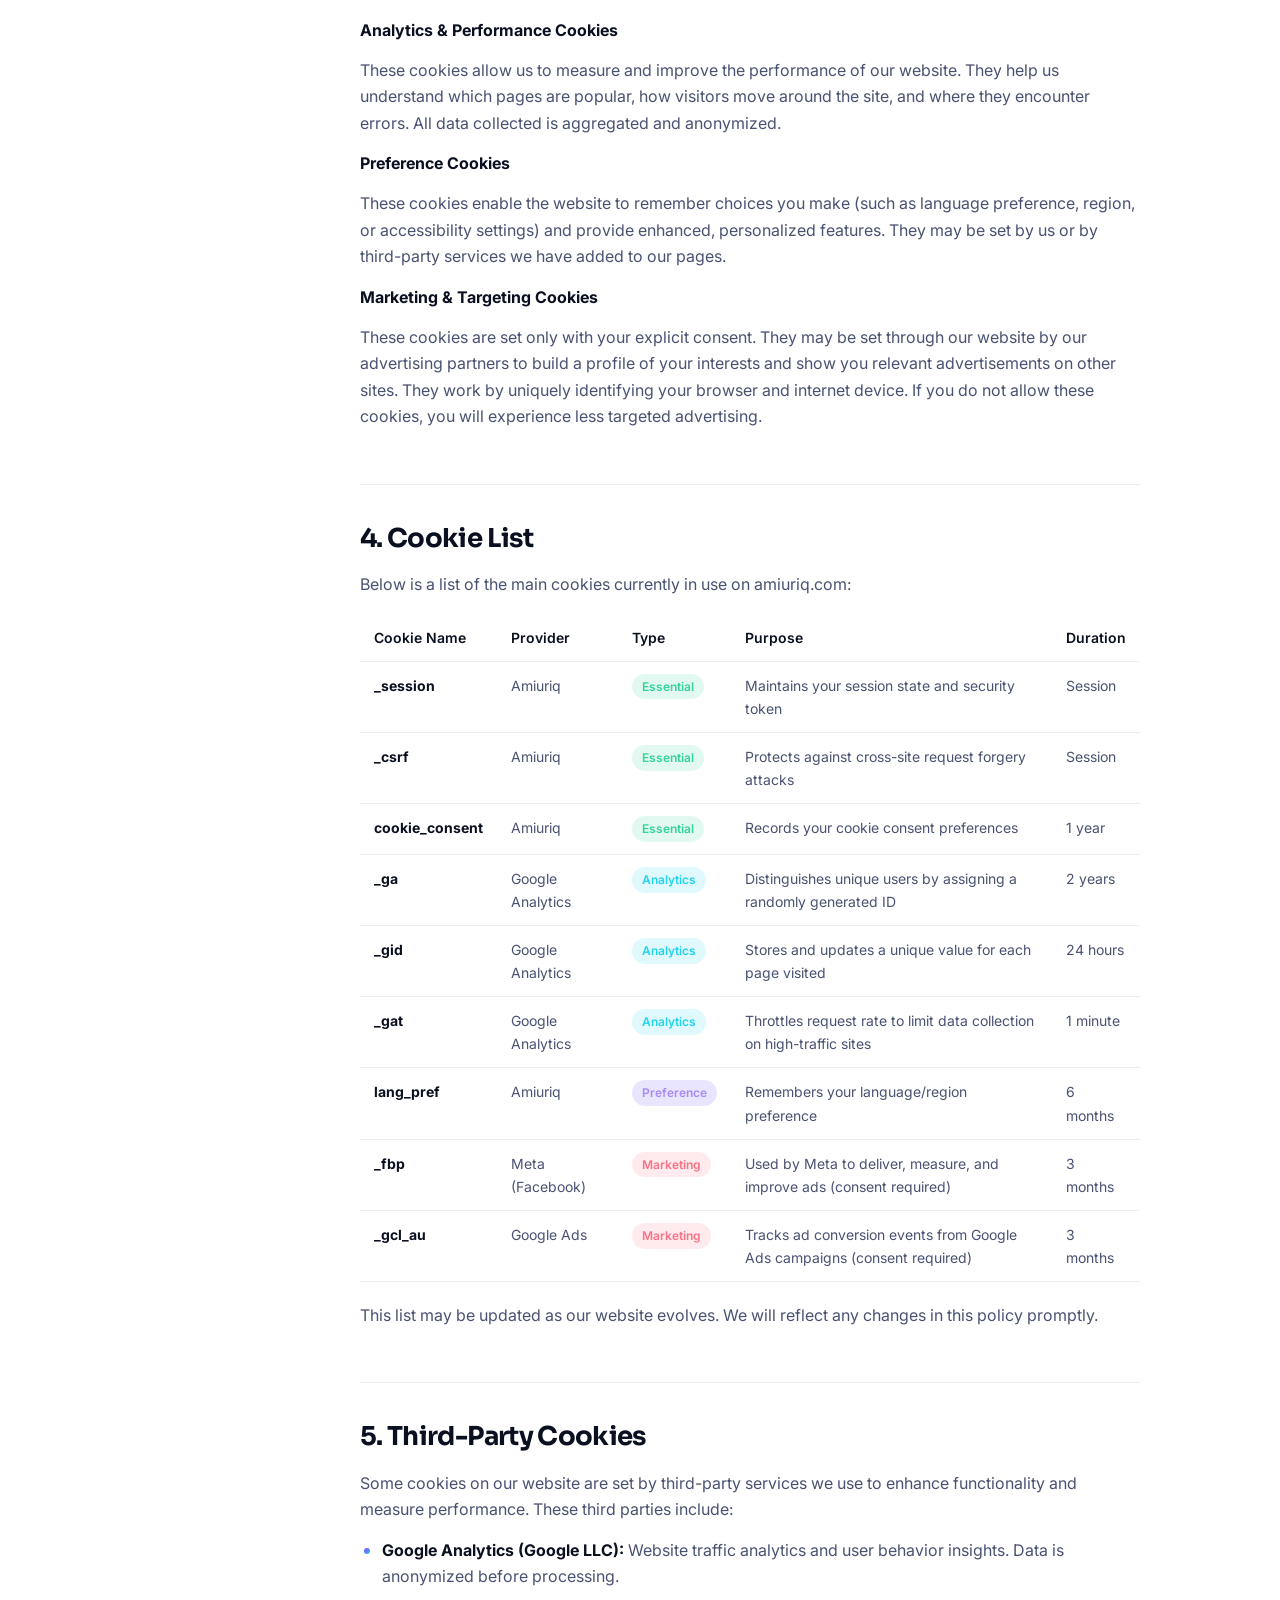
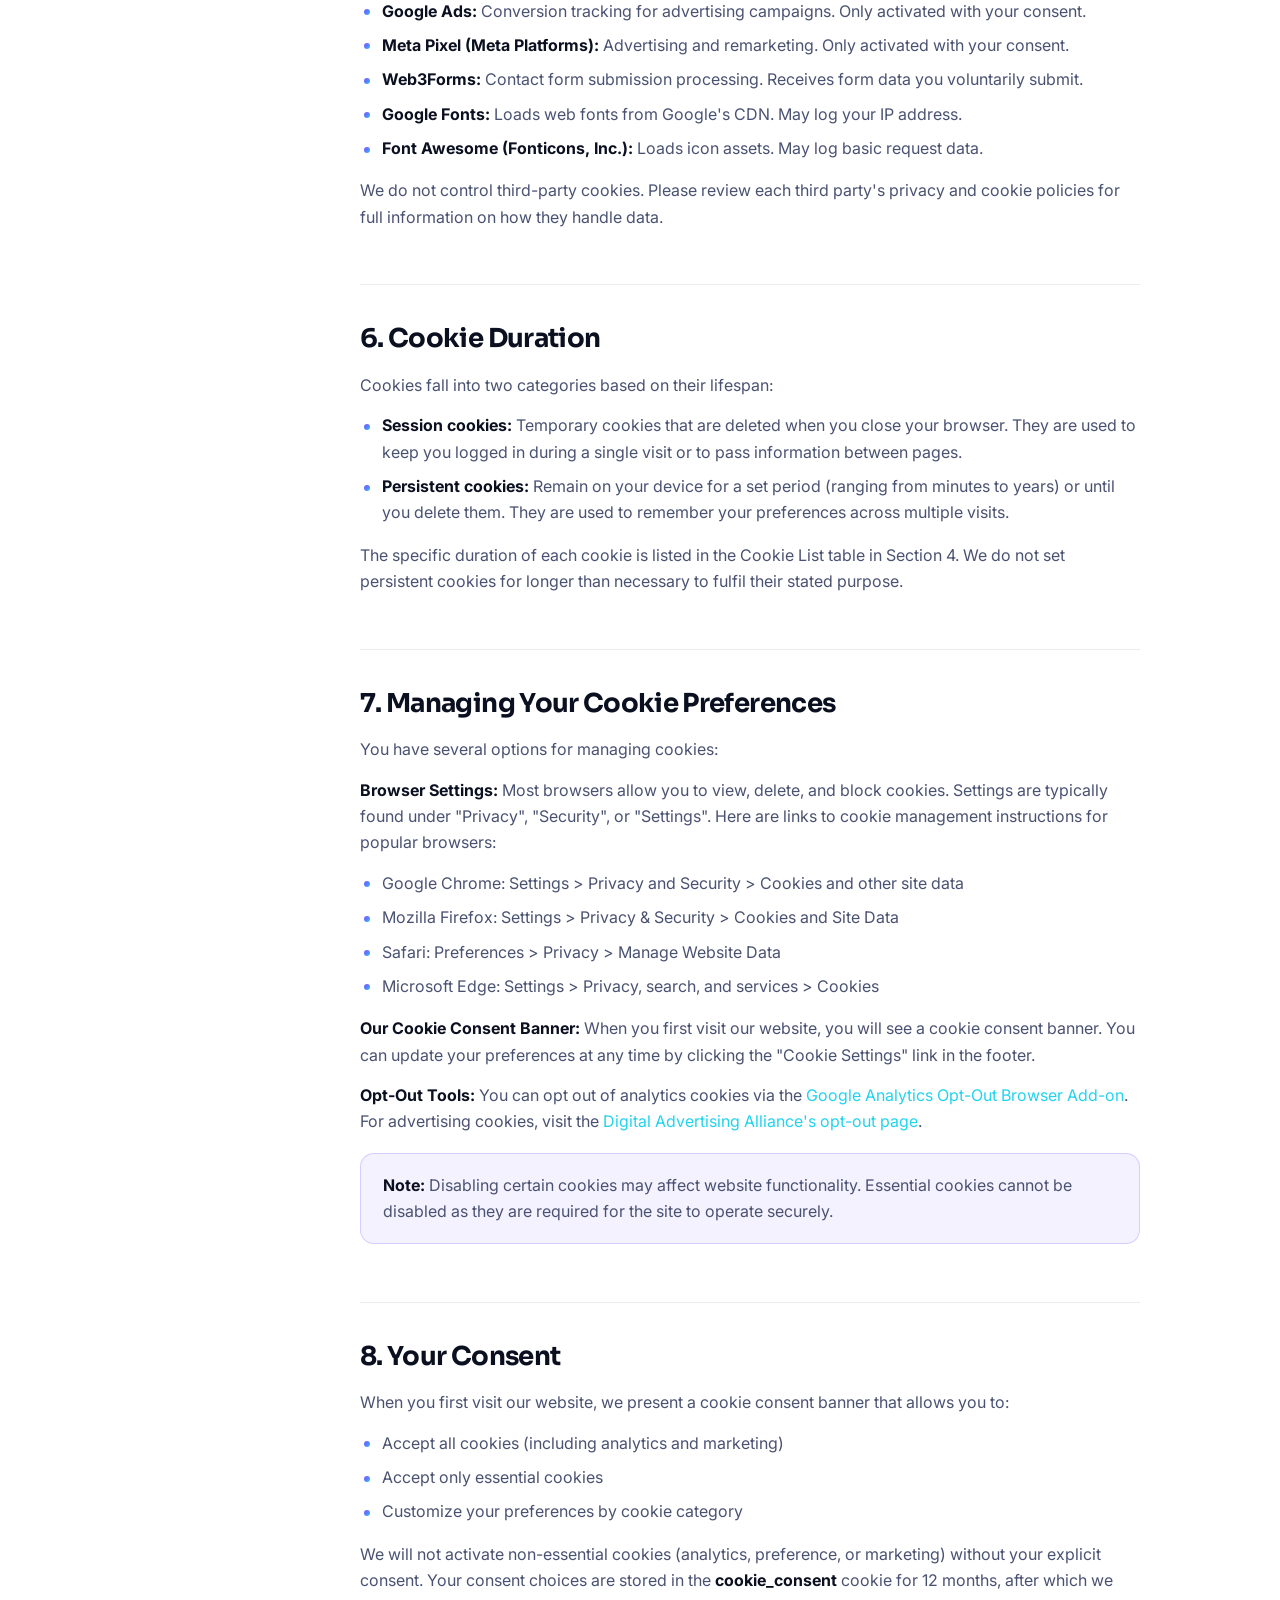
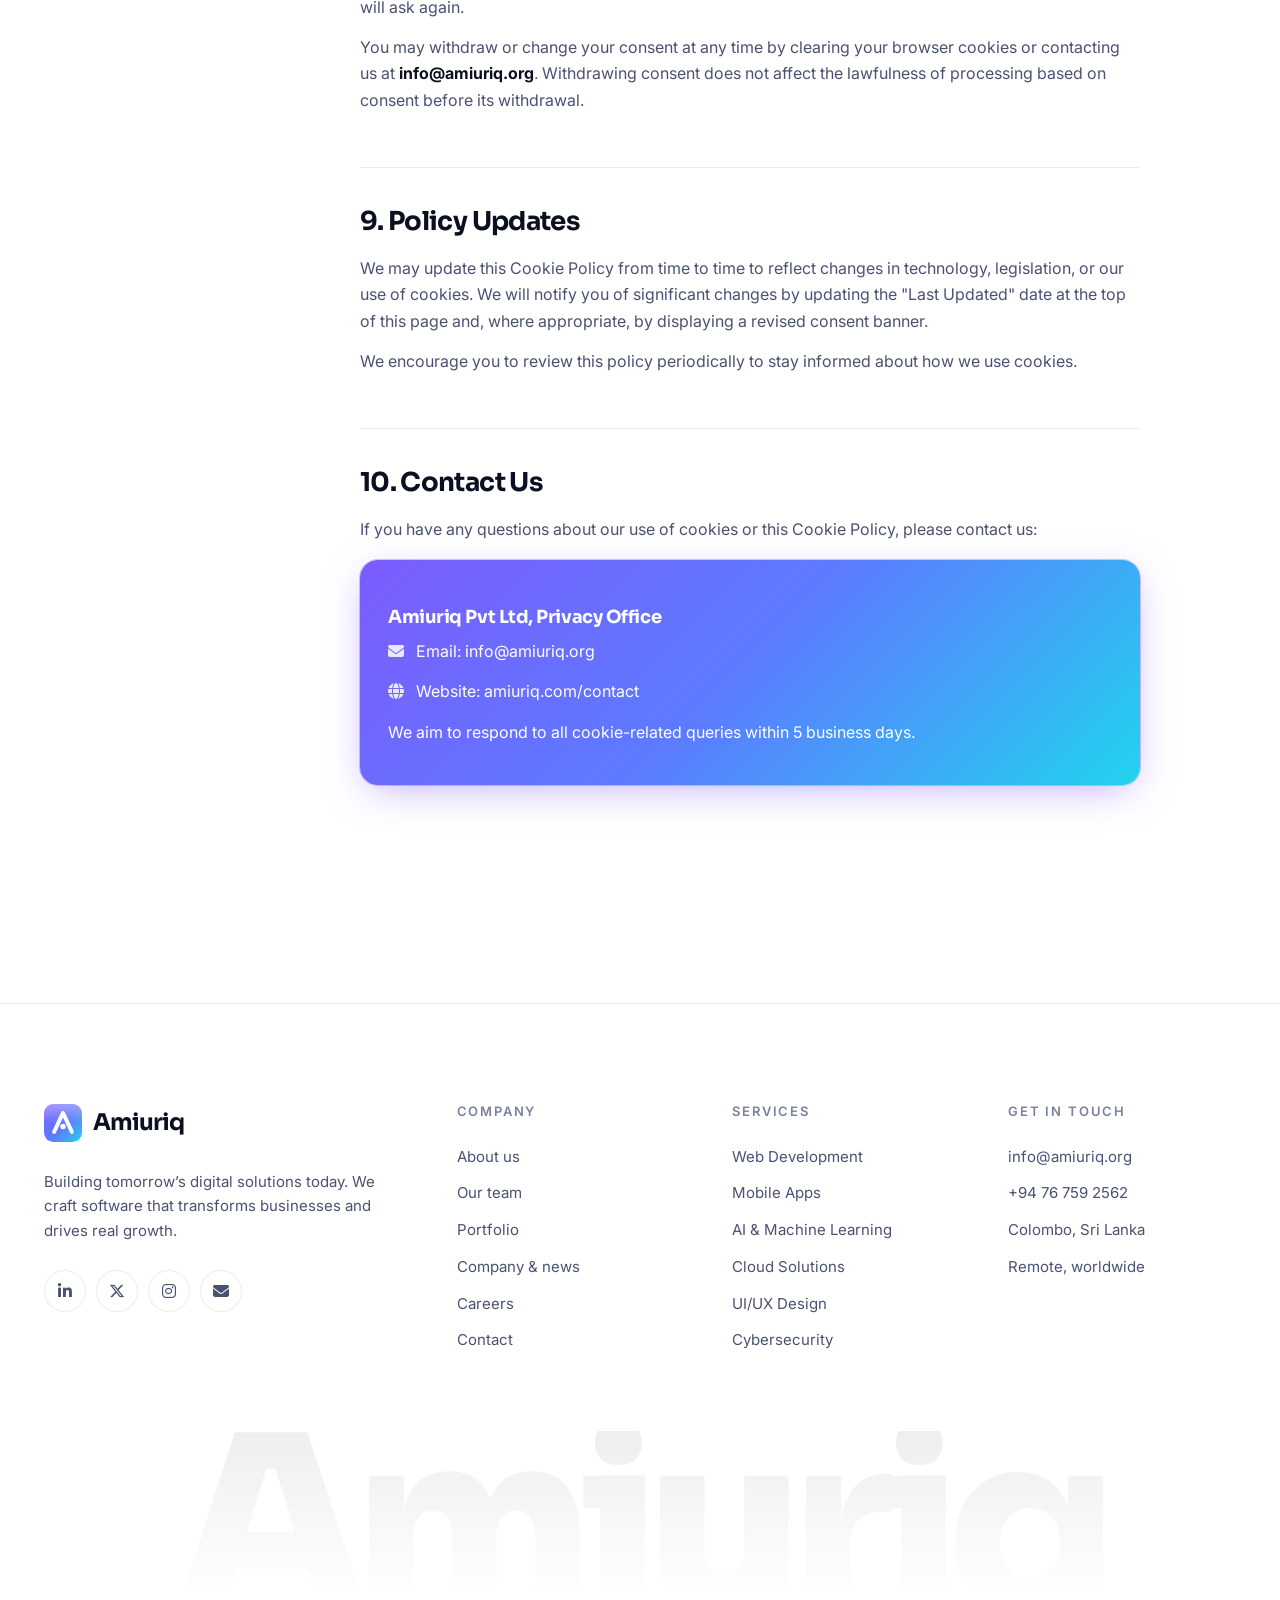
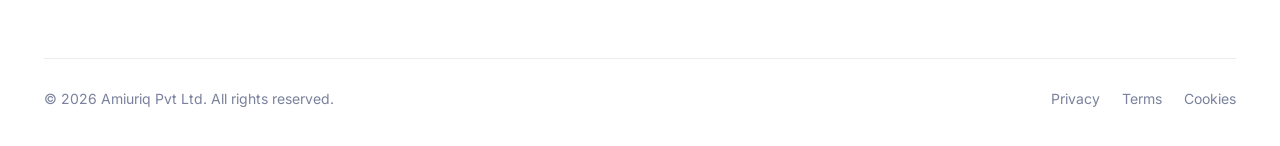
<file: cookie-policy.html>
<!doctype html>
<html lang="en" class="no-js" data-theme="light">
<head>
<meta charset="utf-8">
<meta name="viewport" content="width=device-width, initial-scale=1">
<title>Cookie Policy | Amiuriq Pvt Ltd</title>
<meta name="description" content="Cookie Policy, How Amiuriq Pvt Ltd uses cookies and similar tracking technologies on our website.">
<link rel="canonical" href="https://www.amiuriq.org/cookie-policy.html">
<meta name="theme-color" content="#ffffff">
<meta property="og:type" content="website">
<meta property="og:site_name" content="Amiuriq">
<meta property="og:title" content="Cookie Policy | Amiuriq Pvt Ltd">
<meta property="og:description" content="Cookie Policy, How Amiuriq Pvt Ltd uses cookies and similar tracking technologies on our website.">
<meta property="og:url" content="https://www.amiuriq.org/cookie-policy.html">
<meta property="og:image" content="https://www.amiuriq.org/assets/img/brand/og-image.jpg">
<meta name="twitter:card" content="summary_large_image">
<meta name="twitter:title" content="Cookie Policy | Amiuriq Pvt Ltd">
<meta name="twitter:description" content="Cookie Policy, How Amiuriq Pvt Ltd uses cookies and similar tracking technologies on our website.">
<meta name="twitter:image" content="https://www.amiuriq.org/assets/img/brand/og-image.jpg">
<link rel="icon" type="image/svg+xml" href="favicon.svg">
<link rel="icon" type="image/png" sizes="64x64" href="favicon.png">
<link rel="apple-touch-icon" href="assets/img/brand/apple-touch-icon.png">
<link rel="preconnect" href="https://fonts.googleapis.com">
<link rel="preconnect" href="https://fonts.gstatic.com" crossorigin>
<link href="https://fonts.googleapis.com/css2?family=Inter:wght@400;500;600;700&family=JetBrains+Mono:wght@400;500&family=Sora:wght@500;600;700;800&display=swap" rel="stylesheet">
<link rel="stylesheet" href="https://cdnjs.cloudflare.com/ajax/libs/font-awesome/6.5.0/css/all.min.css">
<link rel="stylesheet" href="assets/css/main.css">
</head>
<body>
<a class="skip-link" href="#main">Skip to content</a>
<div class="scroll-progress" aria-hidden="true"></div>
<header class="nav" id="top">
  <div class="container nav-inner">
    <a href="index.html" class="brand" aria-label="Amiuriq home">
      <img class="brand-mark" src="assets/img/brand/logo-mark.svg" alt="" width="38" height="38">
      <span class="brand-word">Amiuriq</span>
    </a>
    <nav aria-label="Primary">
      <ul class="nav-links">
        <li class="has-mega"><button type="button" aria-haspopup="true">Services <i class="fas fa-chevron-down"></i></button>
          <div class="mega"><a href="web-development.html"><span class="mi icon-tile " style="margin:0;width:40px;height:40px;font-size:15px;border-radius:12px"><i class="fas fa-code"></i></span><span><strong>Web Development</strong><span>High-performance web apps &amp; platforms</span></span></a><a href="mobile-app-development.html"><span class="mi icon-tile cyan" style="margin:0;width:40px;height:40px;font-size:15px;border-radius:12px"><i class="fas fa-mobile-screen-button"></i></span><span><strong>Mobile Apps</strong><span>Native &amp; cross-platform iOS / Android</span></span></a><a href="ai-machine-learning.html"><span class="mi icon-tile indigo" style="margin:0;width:40px;height:40px;font-size:15px;border-radius:12px"><i class="fas fa-brain"></i></span><span><strong>AI &amp; Machine Learning</strong><span>ML, NLP &amp; computer vision that delivers</span></span></a><a href="cloud-solutions.html"><span class="mi icon-tile mint" style="margin:0;width:40px;height:40px;font-size:15px;border-radius:12px"><i class="fas fa-cloud"></i></span><span><strong>Cloud Solutions</strong><span>AWS, GCP &amp; Azure, DevOps and CI/CD</span></span></a><a href="ui-ux-design.html"><span class="mi icon-tile rose" style="margin:0;width:40px;height:40px;font-size:15px;border-radius:12px"><i class="fas fa-pen-ruler"></i></span><span><strong>UI/UX Design</strong><span>Research-led, pixel-perfect interfaces</span></span></a><a href="cybersecurity.html"><span class="mi icon-tile amber" style="margin:0;width:40px;height:40px;font-size:15px;border-radius:12px"><i class="fas fa-shield-halved"></i></span><span><strong>Cybersecurity</strong><span>Audits, pentesting &amp; secure architecture</span></span></a></div>
        </li>
        <li><a href="index.html#work">Work</a></li>
        <li><a href="index.html#about">About</a></li>
        <li><a href="index.html#team">Team</a></li>
        <li><a href="blog.html">Company</a></li>
        <li><a href="careers.html">Careers</a></li>
      </ul>
    </nav>
    <div class="nav-actions">
      <a href="index.html#contact" class="btn btn-primary btn-sm" data-magnetic>Let&rsquo;s talk <i class="fas fa-arrow-right"></i></a>
      <button class="icon-btn menu-toggle" type="button" aria-label="Open menu" aria-expanded="false"><span></span><span></span><span></span></button>
    </div>
  </div>
</header>
<div class="mobile-menu" role="dialog" aria-label="Menu">
  <a href="index.html">Home <i class="fas fa-arrow-right"></i></a>
  <a href="index.html#work">Work <i class="fas fa-arrow-right"></i></a>
  <a href="index.html#about">About <i class="fas fa-arrow-right"></i></a>
  <a href="index.html#team">Team <i class="fas fa-arrow-right"></i></a>
  <a href="blog.html">Company <i class="fas fa-arrow-right"></i></a>
  <a href="careers.html">Careers <i class="fas fa-arrow-right"></i></a>
  <div class="mm-label">Services</div>
  <div class="mm-sub"><a href="web-development.html">Web Development <i class="fas fa-arrow-right"></i></a><a href="mobile-app-development.html">Mobile Apps <i class="fas fa-arrow-right"></i></a><a href="ai-machine-learning.html">AI &amp; Machine Learning <i class="fas fa-arrow-right"></i></a><a href="cloud-solutions.html">Cloud Solutions <i class="fas fa-arrow-right"></i></a><a href="ui-ux-design.html">UI/UX Design <i class="fas fa-arrow-right"></i></a><a href="cybersecurity.html">Cybersecurity <i class="fas fa-arrow-right"></i></a></div>
  <a href="index.html#contact" class="btn btn-primary btn-lg">Start a project <i class="fas fa-arrow-right"></i></a>
</div>
<main id="main">
<section class="page-hero" style="padding-bottom:70px">
  <div class="container">
    <nav class="crumbs reveal" aria-label="Breadcrumb"><a href="index.html">Home</a><i class="fas fa-chevron-right"></i><span>Legal</span></nav>
    <span class="eyebrow reveal"><span class="dot"><i class="fas fa-scale-balanced"></i></span>Legal document</span>
    <h1 data-split>Cookie Policy</h1>
    <div class="legal-meta"><span class="pill reveal"><i class="fas fa-calendar"></i>Last Updated: March 14, 2026</span><span class="pill reveal"><i class="fas fa-building"></i>Amiuriq Pvt Ltd</span></div>
  </div>
</section>
<section class="section" style="padding-top:20px">
  <div class="container legal-layout">
    <aside class="legal-toc"><h4>Contents</h4><ul class="toc-list">
<li><a href="#what">1. What Are Cookies?</a></li>
<li><a href="#why">2. Why We Use Cookies</a></li>
<li><a href="#types">3. Types of Cookies</a></li>
<li><a href="#list">4. Cookie List</a></li>
<li><a href="#third-party">5. Third-Party Cookies</a></li>
<li><a href="#duration">6. Cookie Duration</a></li>
<li><a href="#manage">7. Managing Cookies</a></li>
<li><a href="#consent">8. Your Consent</a></li>
<li><a href="#updates">9. Policy Updates</a></li>
<li><a href="#contact">10. Contact Us</a></li>
</ul>
      <h4 style="margin-top:24px">Also see</h4><a href="privacy-policy.html">Privacy Policy</a><a href="terms-of-service.html">Terms of Service</a>
    </aside>
    <div class="legal-content">
<div class="legal-section" id="what">
<h2>1. What Are Cookies?</h2>
<p>Cookies are small text files placed on your device (computer, smartphone, or tablet) by websites you visit. They are widely used to make websites work efficiently, remember your preferences, and provide information to website owners about how visitors interact with their site.</p>
<p>Cookies cannot be used to run programs or deliver viruses to your device. They are unique to your browser and typically contain anonymized identifiers that associate the cookie with a specific website and session.</p>
<div class="legal-highlight">
<p><strong>Similar Technologies:</strong> In addition to cookies, we may use local storage, session storage, web beacons, and pixel tags. This policy covers all such technologies collectively referred to as "cookies" below.</p>
</div>
</div>
<div class="legal-section" id="why">
<h2>2. Why We Use Cookies</h2>
<p>We use cookies to:</p>
<ul>
<li>Ensure the website functions correctly and securely</li>
<li>Remember your preferences and settings between visits</li>
<li>Understand how visitors use our website so we can improve it</li>
<li>Measure the effectiveness of our marketing campaigns</li>
<li>Provide relevant content and a personalized experience</li>
<li>Prevent fraud and protect the security of our website and users</li>
</ul>
<p>We respect your privacy and use cookies only as described in this policy. We will not use cookies to collect sensitive personal information without your explicit consent.</p>
</div>
<div class="legal-section" id="types">
<h2>3. Types of Cookies We Use</h2>
<p><strong>Strictly Necessary Cookies</strong></p>
<p>These cookies are essential for the website to function and cannot be disabled. They are set in response to actions you take, such as submitting a form or setting your privacy preferences. You can set your browser to block these cookies, but parts of the website may not work as a result.</p>
<p><strong>Analytics &amp; Performance Cookies</strong></p>
<p>These cookies allow us to measure and improve the performance of our website. They help us understand which pages are popular, how visitors move around the site, and where they encounter errors. All data collected is aggregated and anonymized.</p>
<p><strong>Preference Cookies</strong></p>
<p>These cookies enable the website to remember choices you make (such as language preference, region, or accessibility settings) and provide enhanced, personalized features. They may be set by us or by third-party services we have added to our pages.</p>
<p><strong>Marketing &amp; Targeting Cookies</strong></p>
<p>These cookies are set only with your explicit consent. They may be set through our website by our advertising partners to build a profile of your interests and show you relevant advertisements on other sites. They work by uniquely identifying your browser and internet device. If you do not allow these cookies, you will experience less targeted advertising.</p>
</div>
<div class="legal-section" id="list">
<h2>4. Cookie List</h2>
<p>Below is a list of the main cookies currently in use on amiuriq.com:</p>
<table class="cookie-table">
<thead>
<tr>
<th>Cookie Name</th>
<th>Provider</th>
<th>Type</th>
<th>Purpose</th>
<th>Duration</th>
</tr>
</thead>
<tbody>
<tr>
<td><strong>_session</strong></td>
<td>Amiuriq</td>
<td><span class="cookie-type-badge badge-essential">Essential</span></td>
<td>Maintains your session state and security token</td>
<td>Session</td>
</tr>
<tr>
<td><strong>_csrf</strong></td>
<td>Amiuriq</td>
<td><span class="cookie-type-badge badge-essential">Essential</span></td>
<td>Protects against cross-site request forgery attacks</td>
<td>Session</td>
</tr>
<tr>
<td><strong>cookie_consent</strong></td>
<td>Amiuriq</td>
<td><span class="cookie-type-badge badge-essential">Essential</span></td>
<td>Records your cookie consent preferences</td>
<td>1 year</td>
</tr>
<tr>
<td><strong>_ga</strong></td>
<td>Google Analytics</td>
<td><span class="cookie-type-badge badge-analytics">Analytics</span></td>
<td>Distinguishes unique users by assigning a randomly generated ID</td>
<td>2 years</td>
</tr>
<tr>
<td><strong>_gid</strong></td>
<td>Google Analytics</td>
<td><span class="cookie-type-badge badge-analytics">Analytics</span></td>
<td>Stores and updates a unique value for each page visited</td>
<td>24 hours</td>
</tr>
<tr>
<td><strong>_gat</strong></td>
<td>Google Analytics</td>
<td><span class="cookie-type-badge badge-analytics">Analytics</span></td>
<td>Throttles request rate to limit data collection on high-traffic sites</td>
<td>1 minute</td>
</tr>
<tr>
<td><strong>lang_pref</strong></td>
<td>Amiuriq</td>
<td><span class="cookie-type-badge badge-pref">Preference</span></td>
<td>Remembers your language/region preference</td>
<td>6 months</td>
</tr>
<tr>
<td><strong>_fbp</strong></td>
<td>Meta (Facebook)</td>
<td><span class="cookie-type-badge badge-marketing">Marketing</span></td>
<td>Used by Meta to deliver, measure, and improve ads (consent required)</td>
<td>3 months</td>
</tr>
<tr>
<td><strong>_gcl_au</strong></td>
<td>Google Ads</td>
<td><span class="cookie-type-badge badge-marketing">Marketing</span></td>
<td>Tracks ad conversion events from Google Ads campaigns (consent required)</td>
<td>3 months</td>
</tr>
</tbody>
</table>
<p>This list may be updated as our website evolves. We will reflect any changes in this policy promptly.</p>
</div>
<div class="legal-section" id="third-party">
<h2>5. Third-Party Cookies</h2>
<p>Some cookies on our website are set by third-party services we use to enhance functionality and measure performance. These third parties include:</p>
<ul>
<li><strong>Google Analytics (Google LLC):</strong> Website traffic analytics and user behavior insights. Data is anonymized before processing.</li>
<li><strong>Google Ads:</strong> Conversion tracking for advertising campaigns. Only activated with your consent.</li>
<li><strong>Meta Pixel (Meta Platforms):</strong> Advertising and remarketing. Only activated with your consent.</li>
<li><strong>Web3Forms:</strong> Contact form submission processing. Receives form data you voluntarily submit.</li>
<li><strong>Google Fonts:</strong> Loads web fonts from Google's CDN. May log your IP address.</li>
<li><strong>Font Awesome (Fonticons, Inc.):</strong> Loads icon assets. May log basic request data.</li>
</ul>
<p>We do not control third-party cookies. Please review each third party's privacy and cookie policies for full information on how they handle data.</p>
</div>
<div class="legal-section" id="duration">
<h2>6. Cookie Duration</h2>
<p>Cookies fall into two categories based on their lifespan:</p>
<ul>
<li><strong>Session cookies:</strong> Temporary cookies that are deleted when you close your browser. They are used to keep you logged in during a single visit or to pass information between pages.</li>
<li><strong>Persistent cookies:</strong> Remain on your device for a set period (ranging from minutes to years) or until you delete them. They are used to remember your preferences across multiple visits.</li>
</ul>
<p>The specific duration of each cookie is listed in the Cookie List table in Section 4. We do not set persistent cookies for longer than necessary to fulfil their stated purpose.</p>
</div>
<div class="legal-section" id="manage">
<h2>7. Managing Your Cookie Preferences</h2>
<p>You have several options for managing cookies:</p>
<p><strong>Browser Settings:</strong> Most browsers allow you to view, delete, and block cookies. Settings are typically found under "Privacy", "Security", or "Settings". Here are links to cookie management instructions for popular browsers:</p>
<ul>
<li>Google Chrome: Settings > Privacy and Security > Cookies and other site data</li>
<li>Mozilla Firefox: Settings > Privacy &amp; Security > Cookies and Site Data</li>
<li>Safari: Preferences > Privacy > Manage Website Data</li>
<li>Microsoft Edge: Settings > Privacy, search, and services > Cookies</li>
</ul>
<p><strong>Our Cookie Consent Banner:</strong> When you first visit our website, you will see a cookie consent banner. You can update your preferences at any time by clicking the "Cookie Settings" link in the footer.</p>
<p><strong>Opt-Out Tools:</strong> You can opt out of analytics cookies via the <a href="https://tools.google.com/dlpage/gaoptout" rel="noopener" target="_blank">Google Analytics Opt-Out Browser Add-on</a>. For advertising cookies, visit the <a href="https://www.aboutads.info/choices/" rel="noopener" target="_blank">Digital Advertising Alliance's opt-out page</a>.</p>
<div class="legal-highlight">
<p><strong>Note:</strong> Disabling certain cookies may affect website functionality. Essential cookies cannot be disabled as they are required for the site to operate securely.</p>
</div>
</div>
<div class="legal-section" id="consent">
<h2>8. Your Consent</h2>
<p>When you first visit our website, we present a cookie consent banner that allows you to:</p>
<ul>
<li>Accept all cookies (including analytics and marketing)</li>
<li>Accept only essential cookies</li>
<li>Customize your preferences by cookie category</li>
</ul>
<p>We will not activate non-essential cookies (analytics, preference, or marketing) without your explicit consent. Your consent choices are stored in the <strong>cookie_consent</strong> cookie for 12 months, after which we will ask again.</p>
<p>You may withdraw or change your consent at any time by clearing your browser cookies or contacting us at <strong>info@amiuriq.org</strong>. Withdrawing consent does not affect the lawfulness of processing based on consent before its withdrawal.</p>
</div>
<div class="legal-section" id="updates">
<h2>9. Policy Updates</h2>
<p>We may update this Cookie Policy from time to time to reflect changes in technology, legislation, or our use of cookies. We will notify you of significant changes by updating the "Last Updated" date at the top of this page and, where appropriate, by displaying a revised consent banner.</p>
<p>We encourage you to review this policy periodically to stay informed about how we use cookies.</p>
</div>
<div class="legal-section" id="contact">
<h2>10. Contact Us</h2>
<p>If you have any questions about our use of cookies or this Cookie Policy, please contact us:</p>
<div class="contact-box">
<h3>Amiuriq Pvt Ltd, Privacy Office</h3>
<p><i class="fas fa-envelope"></i> Email: <a href="mailto:info@amiuriq.org">info@amiuriq.org</a></p>
<p><i class="fas fa-globe"></i> Website: <a href="index.html#contact">amiuriq.com/contact</a></p>
<p>We aim to respond to all cookie-related queries within 5 business days.</p>
</div>
</div>
</div>
  </div>
</section>
</main>
<footer class="footer">
  <div class="container">
    <div class="footer-top">
      <div class="footer-brand">
        <a href="index.html" class="brand" aria-label="Amiuriq home"><img class="brand-mark" src="assets/img/brand/logo-mark.svg" alt="" width="38" height="38"><span class="brand-word">Amiuriq</span></a>
        <p>Building tomorrow&rsquo;s digital solutions today. We craft software that transforms businesses and drives real growth.</p>
        <div class="socials-row">
          <a href="https://www.linkedin.com/company/amiuriq" target="_blank" rel="noopener" aria-label="LinkedIn"><i class="fab fa-linkedin-in"></i></a>
          <a href="coming-soon.html" aria-label="X (Twitter)"><i class="fab fa-x-twitter"></i></a>
          <a href="coming-soon.html" aria-label="Instagram"><i class="fab fa-instagram"></i></a>
          <a href="mailto:info@amiuriq.org" aria-label="Email"><i class="fas fa-envelope"></i></a>
        </div>
      </div>
      <div class="footer-col">
        <h4>Company</h4>
        <a href="index.html#about">About us</a><a href="index.html#team">Our team</a><a href="index.html#work">Portfolio</a><a href="blog.html">Company &amp; news</a><a href="careers.html">Careers</a><a href="index.html#contact">Contact</a>
      </div>
      <div class="footer-col">
        <h4>Services</h4>
        <a href="web-development.html">Web Development</a><a href="mobile-app-development.html">Mobile Apps</a><a href="ai-machine-learning.html">AI &amp; Machine Learning</a><a href="cloud-solutions.html">Cloud Solutions</a><a href="ui-ux-design.html">UI/UX Design</a><a href="cybersecurity.html">Cybersecurity</a>
      </div>
      <div class="footer-col">
        <h4>Get in touch</h4>
        <a href="mailto:info@amiuriq.org">info@amiuriq.org</a>
        <a href="tel:+94767592562">+94 76 759 2562</a>
        <a href="index.html#contact">Colombo, Sri Lanka</a>
        <a href="index.html#contact">Remote, worldwide</a>
      </div>
    </div>
    <div class="footer-word" aria-hidden="true">Amiuriq</div>
    <div class="footer-bottom">
      <span>&copy; <span data-year>2026</span> Amiuriq Pvt Ltd. All rights reserved.</span>
      <nav aria-label="Legal"><a href="privacy-policy.html">Privacy</a><a href="terms-of-service.html">Terms</a><a href="cookie-policy.html">Cookies</a></nav>
    </div>
  </div>
</footer>
<button class="to-top" type="button" aria-label="Back to top"><i class="fas fa-arrow-up"></i></button>
<script src="assets/js/main.js" defer></script>
</body>
</html>
</file>
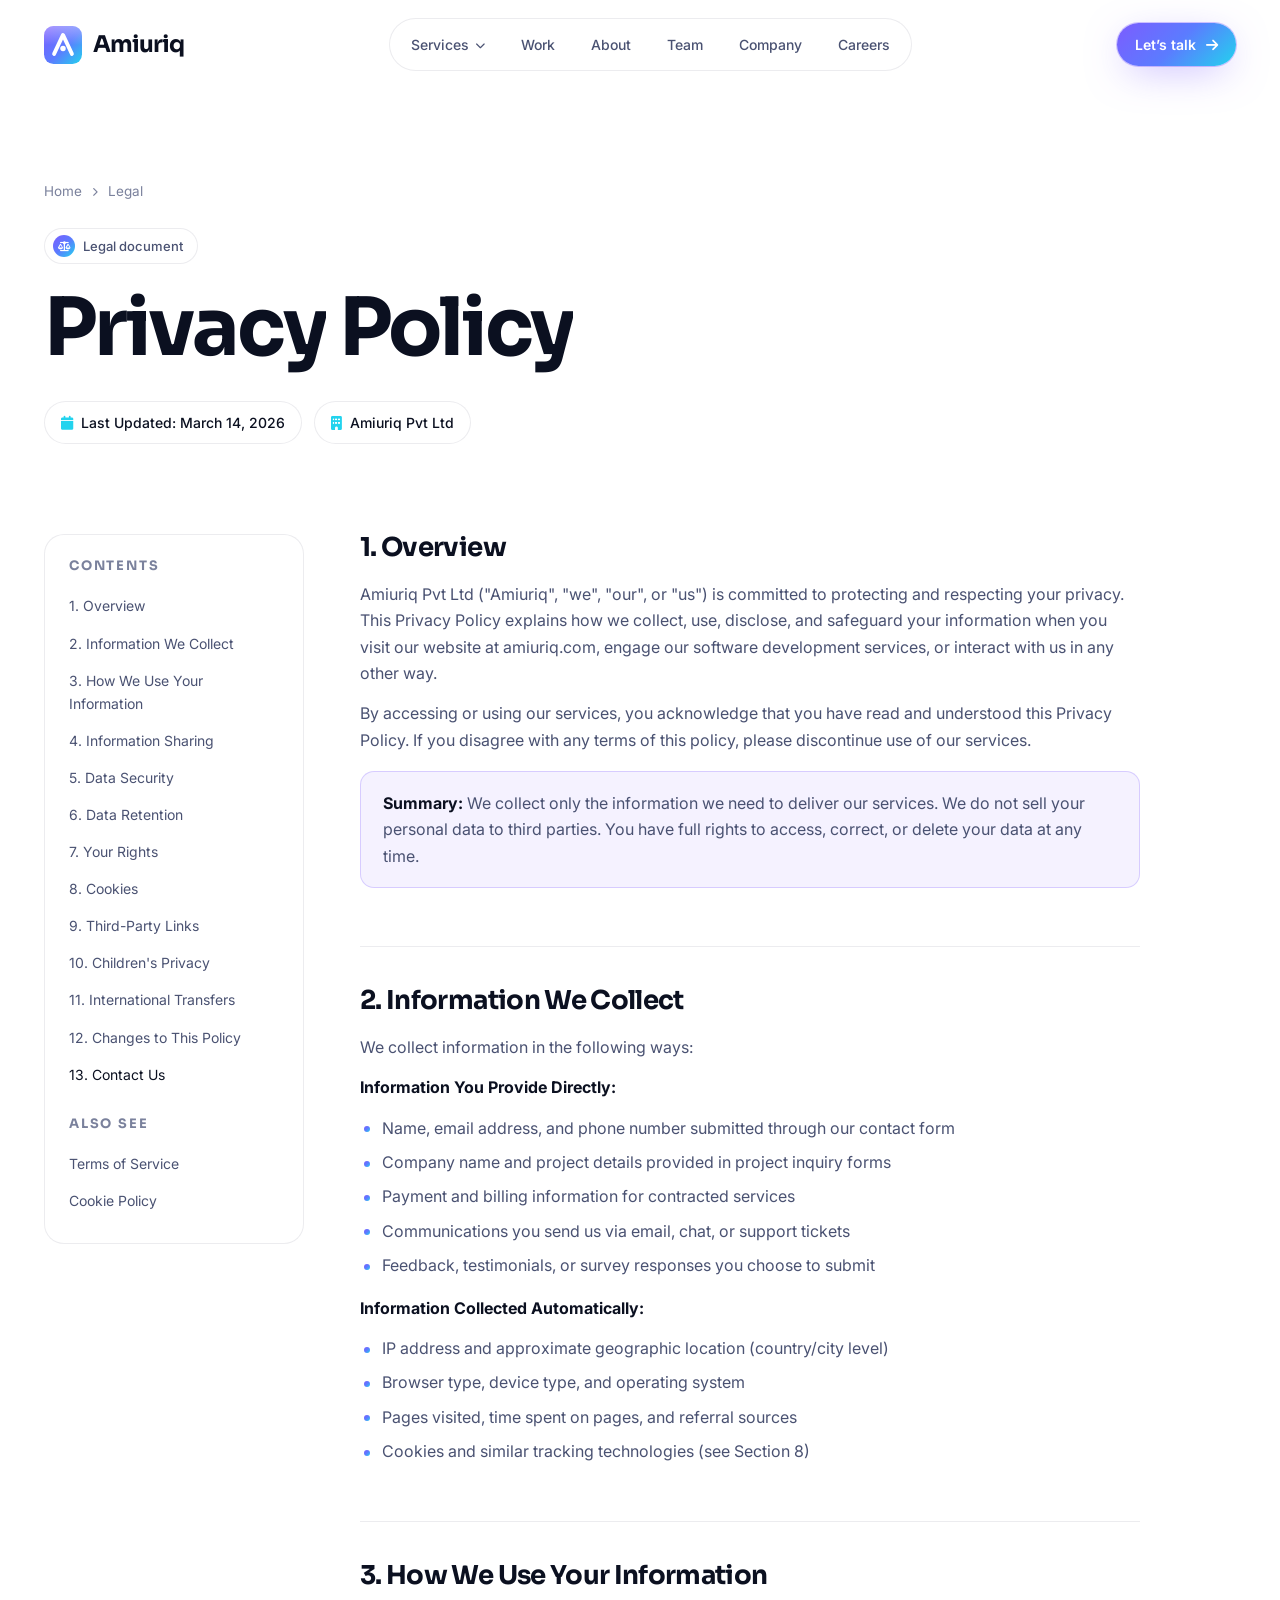
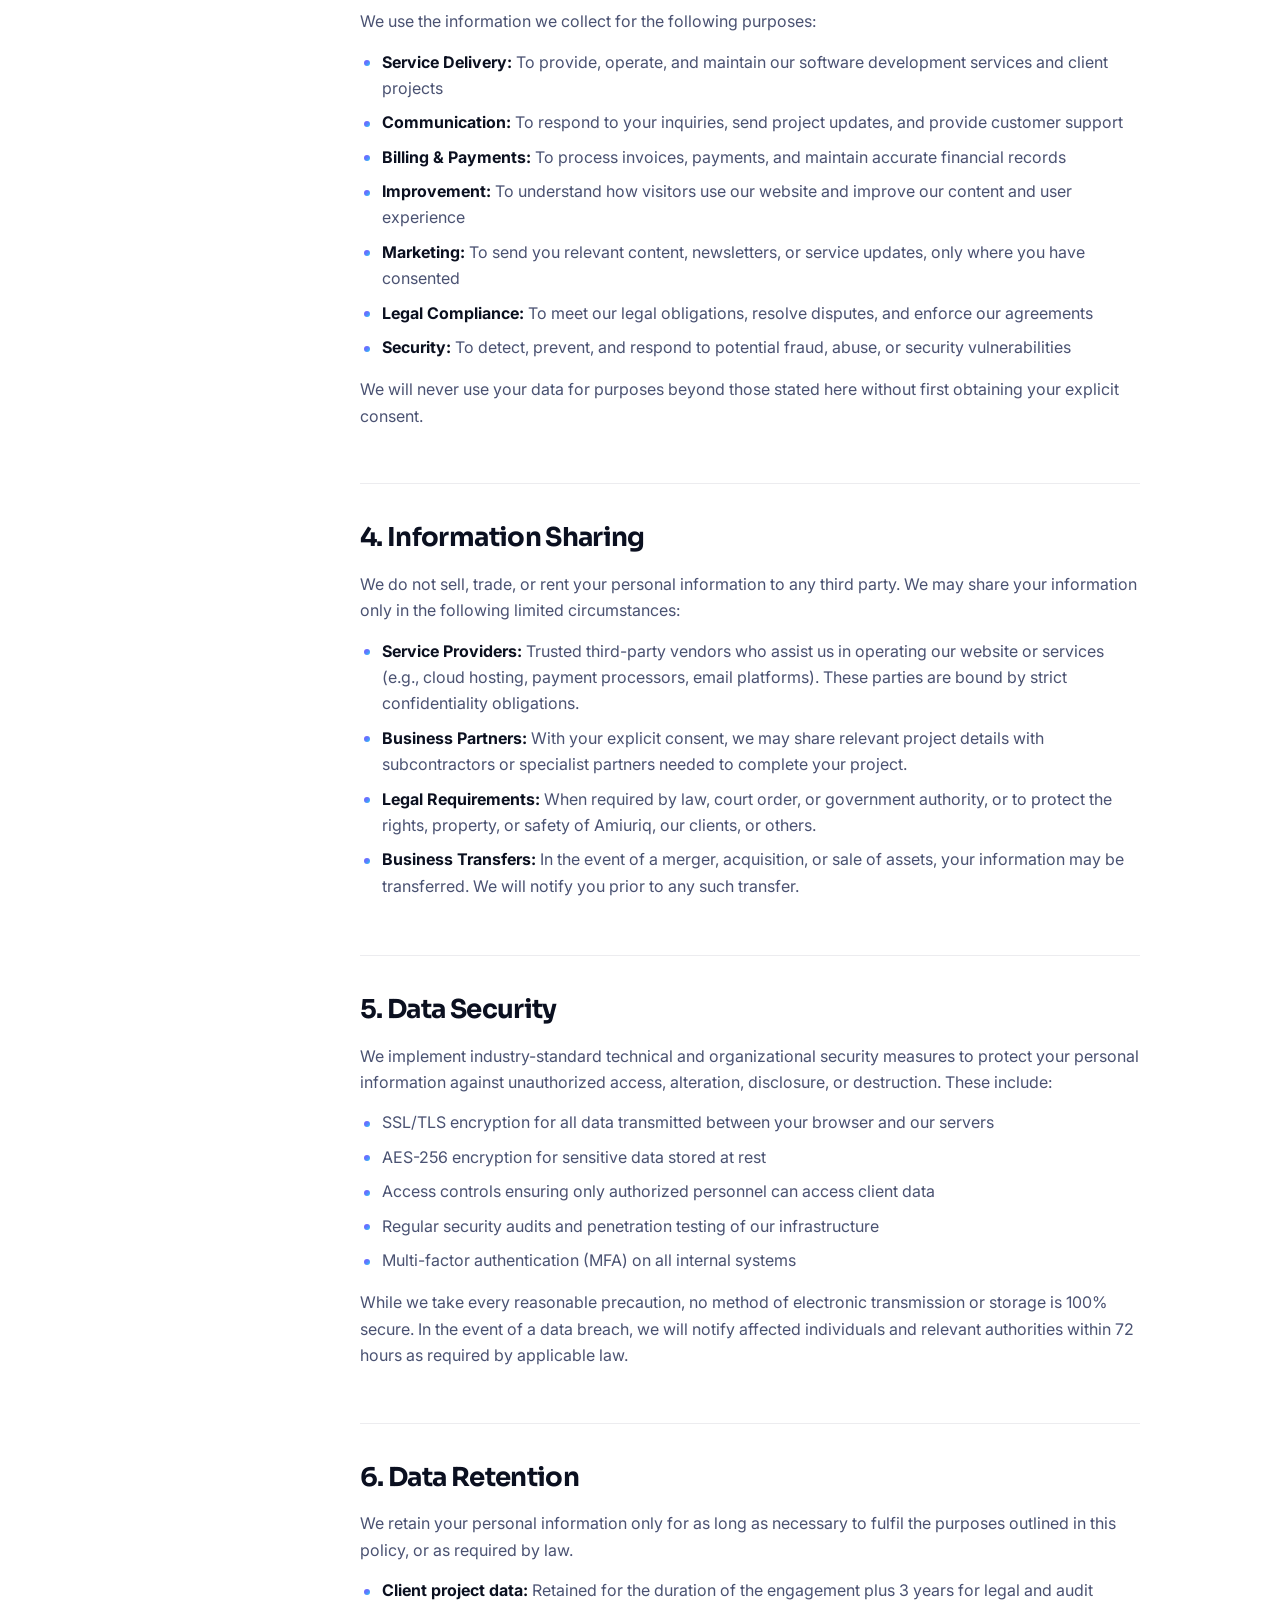
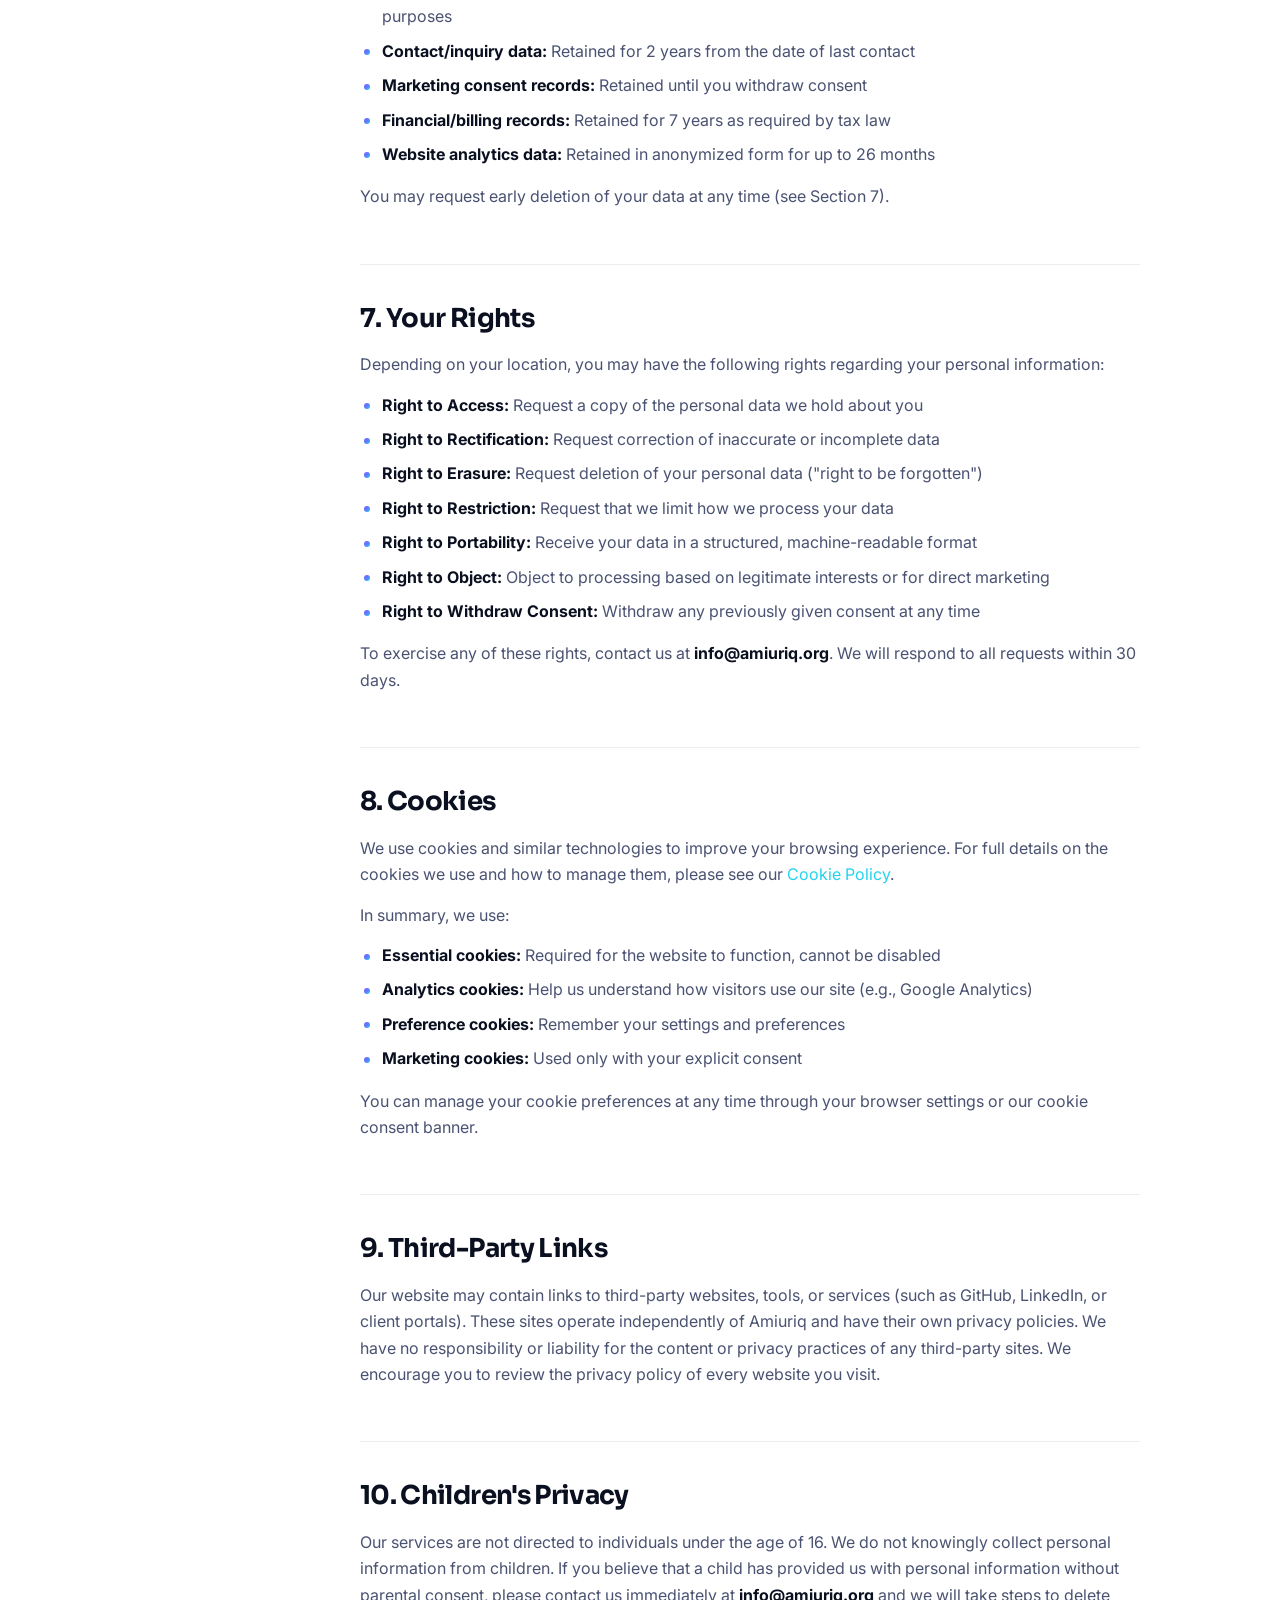
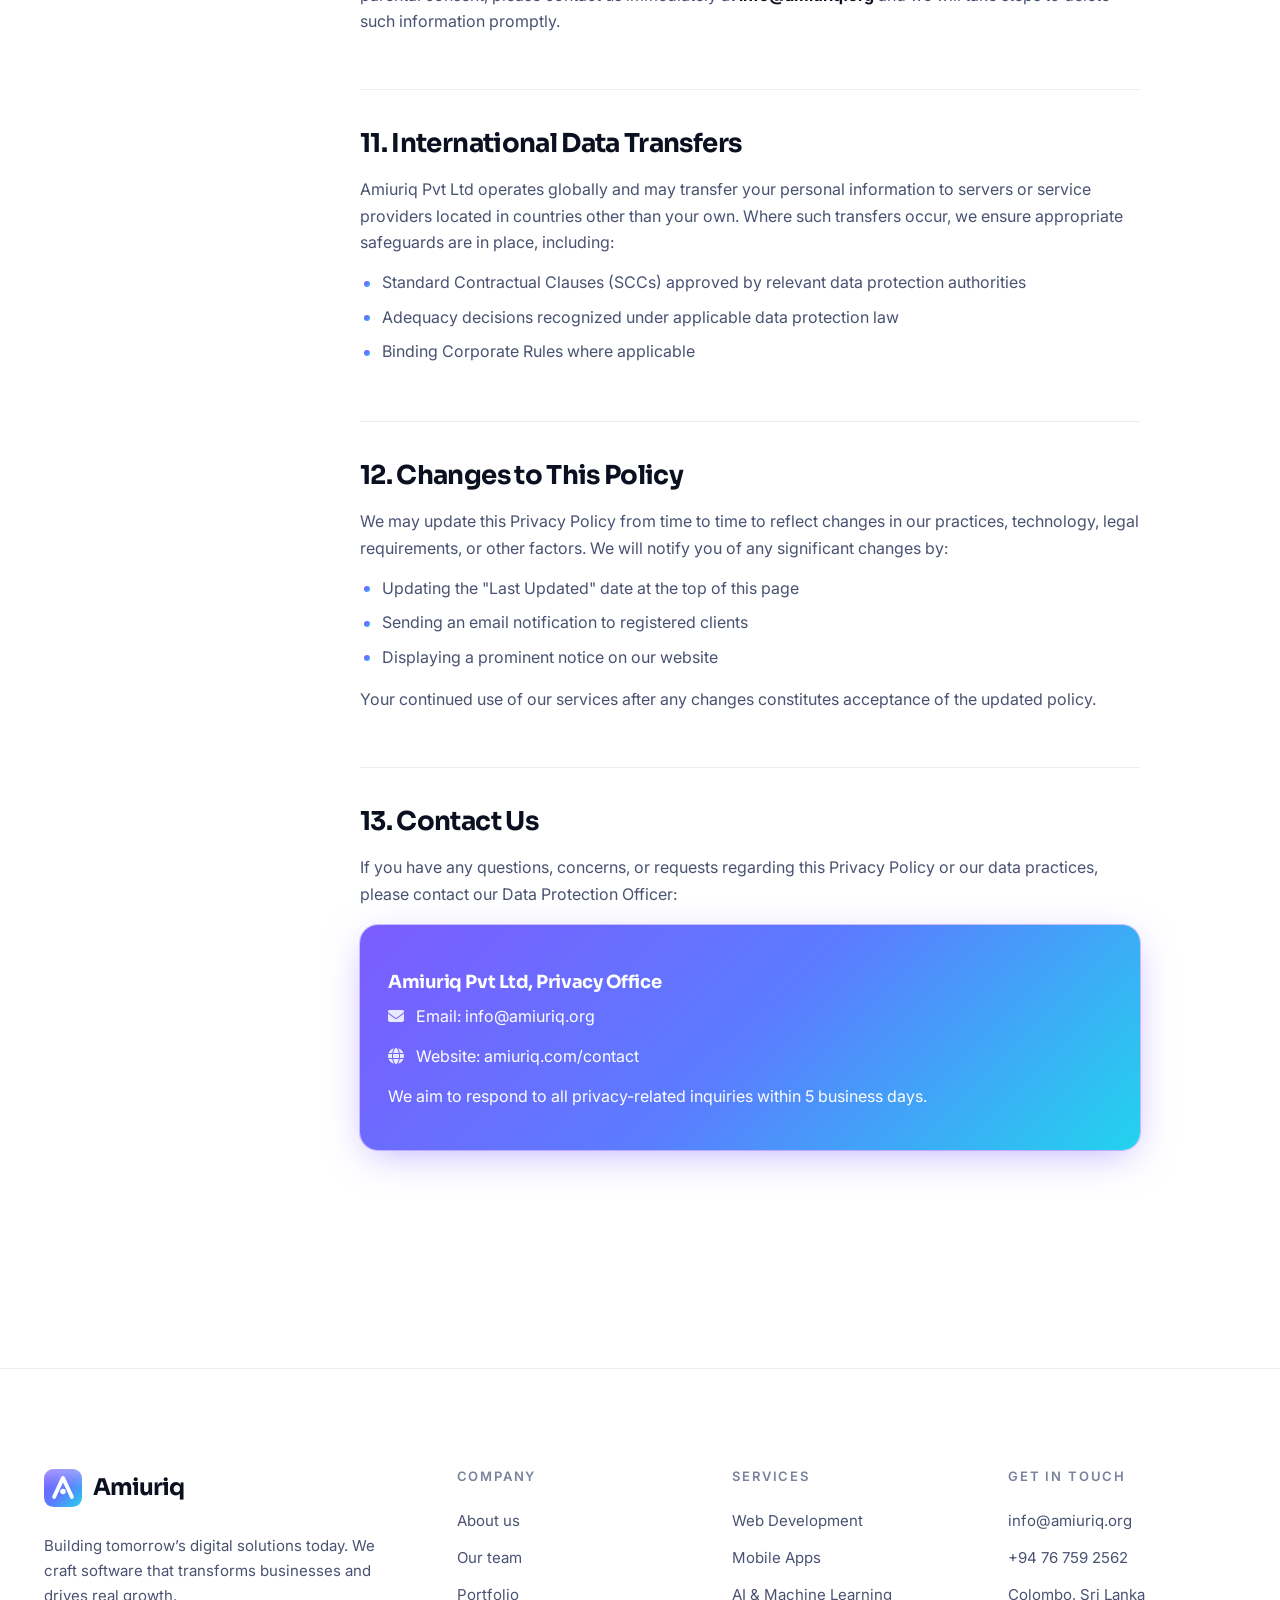
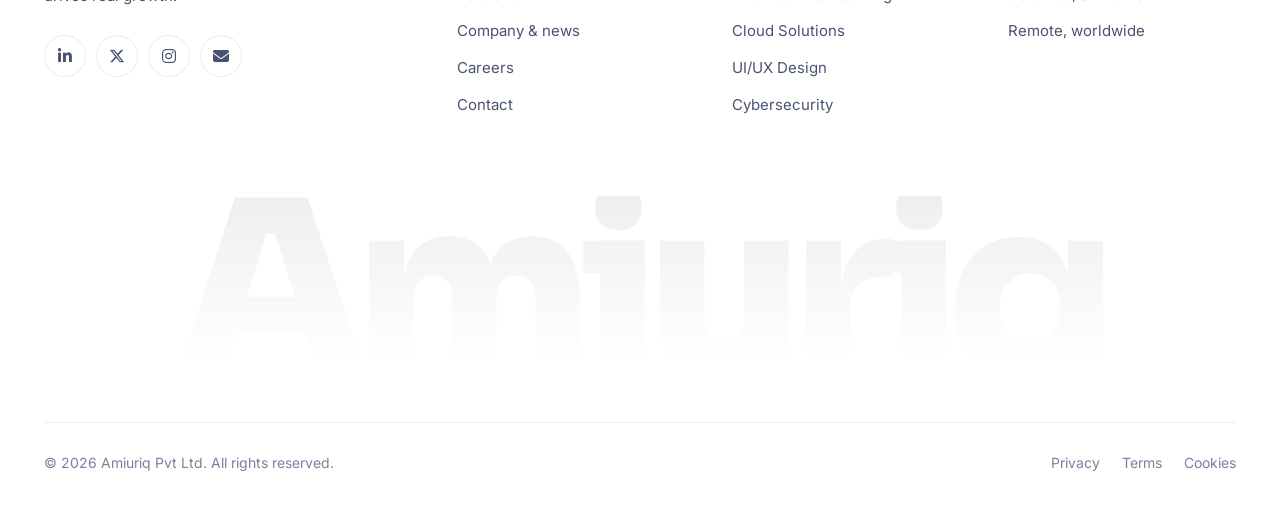
<file: privacy-policy.html>
<!doctype html>
<html lang="en" class="no-js" data-theme="light">
<head>
<meta charset="utf-8">
<meta name="viewport" content="width=device-width, initial-scale=1">
<title>Privacy Policy | Amiuriq Pvt Ltd</title>
<meta name="description" content="Privacy Policy, How Amiuriq Pvt Ltd collects, uses, and protects your personal information.">
<link rel="canonical" href="https://www.amiuriq.org/privacy-policy.html">
<meta name="theme-color" content="#ffffff">
<meta property="og:type" content="website">
<meta property="og:site_name" content="Amiuriq">
<meta property="og:title" content="Privacy Policy | Amiuriq Pvt Ltd">
<meta property="og:description" content="Privacy Policy, How Amiuriq Pvt Ltd collects, uses, and protects your personal information.">
<meta property="og:url" content="https://www.amiuriq.org/privacy-policy.html">
<meta property="og:image" content="https://www.amiuriq.org/assets/img/brand/og-image.jpg">
<meta name="twitter:card" content="summary_large_image">
<meta name="twitter:title" content="Privacy Policy | Amiuriq Pvt Ltd">
<meta name="twitter:description" content="Privacy Policy, How Amiuriq Pvt Ltd collects, uses, and protects your personal information.">
<meta name="twitter:image" content="https://www.amiuriq.org/assets/img/brand/og-image.jpg">
<link rel="icon" type="image/svg+xml" href="favicon.svg">
<link rel="icon" type="image/png" sizes="64x64" href="favicon.png">
<link rel="apple-touch-icon" href="assets/img/brand/apple-touch-icon.png">
<link rel="preconnect" href="https://fonts.googleapis.com">
<link rel="preconnect" href="https://fonts.gstatic.com" crossorigin>
<link href="https://fonts.googleapis.com/css2?family=Inter:wght@400;500;600;700&family=JetBrains+Mono:wght@400;500&family=Sora:wght@500;600;700;800&display=swap" rel="stylesheet">
<link rel="stylesheet" href="https://cdnjs.cloudflare.com/ajax/libs/font-awesome/6.5.0/css/all.min.css">
<link rel="stylesheet" href="assets/css/main.css">
</head>
<body>
<a class="skip-link" href="#main">Skip to content</a>
<div class="scroll-progress" aria-hidden="true"></div>
<header class="nav" id="top">
  <div class="container nav-inner">
    <a href="index.html" class="brand" aria-label="Amiuriq home">
      <img class="brand-mark" src="assets/img/brand/logo-mark.svg" alt="" width="38" height="38">
      <span class="brand-word">Amiuriq</span>
    </a>
    <nav aria-label="Primary">
      <ul class="nav-links">
        <li class="has-mega"><button type="button" aria-haspopup="true">Services <i class="fas fa-chevron-down"></i></button>
          <div class="mega"><a href="web-development.html"><span class="mi icon-tile " style="margin:0;width:40px;height:40px;font-size:15px;border-radius:12px"><i class="fas fa-code"></i></span><span><strong>Web Development</strong><span>High-performance web apps &amp; platforms</span></span></a><a href="mobile-app-development.html"><span class="mi icon-tile cyan" style="margin:0;width:40px;height:40px;font-size:15px;border-radius:12px"><i class="fas fa-mobile-screen-button"></i></span><span><strong>Mobile Apps</strong><span>Native &amp; cross-platform iOS / Android</span></span></a><a href="ai-machine-learning.html"><span class="mi icon-tile indigo" style="margin:0;width:40px;height:40px;font-size:15px;border-radius:12px"><i class="fas fa-brain"></i></span><span><strong>AI &amp; Machine Learning</strong><span>ML, NLP &amp; computer vision that delivers</span></span></a><a href="cloud-solutions.html"><span class="mi icon-tile mint" style="margin:0;width:40px;height:40px;font-size:15px;border-radius:12px"><i class="fas fa-cloud"></i></span><span><strong>Cloud Solutions</strong><span>AWS, GCP &amp; Azure, DevOps and CI/CD</span></span></a><a href="ui-ux-design.html"><span class="mi icon-tile rose" style="margin:0;width:40px;height:40px;font-size:15px;border-radius:12px"><i class="fas fa-pen-ruler"></i></span><span><strong>UI/UX Design</strong><span>Research-led, pixel-perfect interfaces</span></span></a><a href="cybersecurity.html"><span class="mi icon-tile amber" style="margin:0;width:40px;height:40px;font-size:15px;border-radius:12px"><i class="fas fa-shield-halved"></i></span><span><strong>Cybersecurity</strong><span>Audits, pentesting &amp; secure architecture</span></span></a></div>
        </li>
        <li><a href="index.html#work">Work</a></li>
        <li><a href="index.html#about">About</a></li>
        <li><a href="index.html#team">Team</a></li>
        <li><a href="blog.html">Company</a></li>
        <li><a href="careers.html">Careers</a></li>
      </ul>
    </nav>
    <div class="nav-actions">
      <a href="index.html#contact" class="btn btn-primary btn-sm" data-magnetic>Let&rsquo;s talk <i class="fas fa-arrow-right"></i></a>
      <button class="icon-btn menu-toggle" type="button" aria-label="Open menu" aria-expanded="false"><span></span><span></span><span></span></button>
    </div>
  </div>
</header>
<div class="mobile-menu" role="dialog" aria-label="Menu">
  <a href="index.html">Home <i class="fas fa-arrow-right"></i></a>
  <a href="index.html#work">Work <i class="fas fa-arrow-right"></i></a>
  <a href="index.html#about">About <i class="fas fa-arrow-right"></i></a>
  <a href="index.html#team">Team <i class="fas fa-arrow-right"></i></a>
  <a href="blog.html">Company <i class="fas fa-arrow-right"></i></a>
  <a href="careers.html">Careers <i class="fas fa-arrow-right"></i></a>
  <div class="mm-label">Services</div>
  <div class="mm-sub"><a href="web-development.html">Web Development <i class="fas fa-arrow-right"></i></a><a href="mobile-app-development.html">Mobile Apps <i class="fas fa-arrow-right"></i></a><a href="ai-machine-learning.html">AI &amp; Machine Learning <i class="fas fa-arrow-right"></i></a><a href="cloud-solutions.html">Cloud Solutions <i class="fas fa-arrow-right"></i></a><a href="ui-ux-design.html">UI/UX Design <i class="fas fa-arrow-right"></i></a><a href="cybersecurity.html">Cybersecurity <i class="fas fa-arrow-right"></i></a></div>
  <a href="index.html#contact" class="btn btn-primary btn-lg">Start a project <i class="fas fa-arrow-right"></i></a>
</div>
<main id="main">
<section class="page-hero" style="padding-bottom:70px">
  <div class="container">
    <nav class="crumbs reveal" aria-label="Breadcrumb"><a href="index.html">Home</a><i class="fas fa-chevron-right"></i><span>Legal</span></nav>
    <span class="eyebrow reveal"><span class="dot"><i class="fas fa-scale-balanced"></i></span>Legal document</span>
    <h1 data-split>Privacy Policy</h1>
    <div class="legal-meta"><span class="pill reveal"><i class="fas fa-calendar"></i>Last Updated: March 14, 2026</span><span class="pill reveal"><i class="fas fa-building"></i>Amiuriq Pvt Ltd</span></div>
  </div>
</section>
<section class="section" style="padding-top:20px">
  <div class="container legal-layout">
    <aside class="legal-toc"><h4>Contents</h4><ul class="toc-list">
<li><a href="#overview">1. Overview</a></li>
<li><a href="#collection">2. Information We Collect</a></li>
<li><a href="#use">3. How We Use Your Information</a></li>
<li><a href="#sharing">4. Information Sharing</a></li>
<li><a href="#security">5. Data Security</a></li>
<li><a href="#retention">6. Data Retention</a></li>
<li><a href="#rights">7. Your Rights</a></li>
<li><a href="#cookies">8. Cookies</a></li>
<li><a href="#third-party">9. Third-Party Links</a></li>
<li><a href="#children">10. Children's Privacy</a></li>
<li><a href="#international">11. International Transfers</a></li>
<li><a href="#changes">12. Changes to This Policy</a></li>
<li><a href="#contact">13. Contact Us</a></li>
</ul>
      <h4 style="margin-top:24px">Also see</h4><a href="terms-of-service.html">Terms of Service</a><a href="cookie-policy.html">Cookie Policy</a>
    </aside>
    <div class="legal-content">
<div class="legal-section" id="overview">
<h2>1. Overview</h2>
<p>Amiuriq Pvt Ltd ("Amiuriq", "we", "our", or "us") is committed to protecting and respecting your privacy. This Privacy Policy explains how we collect, use, disclose, and safeguard your information when you visit our website at amiuriq.com, engage our software development services, or interact with us in any other way.</p>
<p>By accessing or using our services, you acknowledge that you have read and understood this Privacy Policy. If you disagree with any terms of this policy, please discontinue use of our services.</p>
<div class="legal-highlight">
<p><strong>Summary:</strong> We collect only the information we need to deliver our services. We do not sell your personal data to third parties. You have full rights to access, correct, or delete your data at any time.</p>
</div>
</div>
<div class="legal-section" id="collection">
<h2>2. Information We Collect</h2>
<p>We collect information in the following ways:</p>
<p><strong>Information You Provide Directly:</strong></p>
<ul>
<li>Name, email address, and phone number submitted through our contact form</li>
<li>Company name and project details provided in project inquiry forms</li>
<li>Payment and billing information for contracted services</li>
<li>Communications you send us via email, chat, or support tickets</li>
<li>Feedback, testimonials, or survey responses you choose to submit</li>
</ul>
<p><strong>Information Collected Automatically:</strong></p>
<ul>
<li>IP address and approximate geographic location (country/city level)</li>
<li>Browser type, device type, and operating system</li>
<li>Pages visited, time spent on pages, and referral sources</li>
<li>Cookies and similar tracking technologies (see Section 8)</li>
</ul>
</div>
<div class="legal-section" id="use">
<h2>3. How We Use Your Information</h2>
<p>We use the information we collect for the following purposes:</p>
<ul>
<li><strong>Service Delivery:</strong> To provide, operate, and maintain our software development services and client projects</li>
<li><strong>Communication:</strong> To respond to your inquiries, send project updates, and provide customer support</li>
<li><strong>Billing &amp; Payments:</strong> To process invoices, payments, and maintain accurate financial records</li>
<li><strong>Improvement:</strong> To understand how visitors use our website and improve our content and user experience</li>
<li><strong>Marketing:</strong> To send you relevant content, newsletters, or service updates, only where you have consented</li>
<li><strong>Legal Compliance:</strong> To meet our legal obligations, resolve disputes, and enforce our agreements</li>
<li><strong>Security:</strong> To detect, prevent, and respond to potential fraud, abuse, or security vulnerabilities</li>
</ul>
<p>We will never use your data for purposes beyond those stated here without first obtaining your explicit consent.</p>
</div>
<div class="legal-section" id="sharing">
<h2>4. Information Sharing</h2>
<p>We do not sell, trade, or rent your personal information to any third party. We may share your information only in the following limited circumstances:</p>
<ul>
<li><strong>Service Providers:</strong> Trusted third-party vendors who assist us in operating our website or services (e.g., cloud hosting, payment processors, email platforms). These parties are bound by strict confidentiality obligations.</li>
<li><strong>Business Partners:</strong> With your explicit consent, we may share relevant project details with subcontractors or specialist partners needed to complete your project.</li>
<li><strong>Legal Requirements:</strong> When required by law, court order, or government authority, or to protect the rights, property, or safety of Amiuriq, our clients, or others.</li>
<li><strong>Business Transfers:</strong> In the event of a merger, acquisition, or sale of assets, your information may be transferred. We will notify you prior to any such transfer.</li>
</ul>
</div>
<div class="legal-section" id="security">
<h2>5. Data Security</h2>
<p>We implement industry-standard technical and organizational security measures to protect your personal information against unauthorized access, alteration, disclosure, or destruction. These include:</p>
<ul>
<li>SSL/TLS encryption for all data transmitted between your browser and our servers</li>
<li>AES-256 encryption for sensitive data stored at rest</li>
<li>Access controls ensuring only authorized personnel can access client data</li>
<li>Regular security audits and penetration testing of our infrastructure</li>
<li>Multi-factor authentication (MFA) on all internal systems</li>
</ul>
<p>While we take every reasonable precaution, no method of electronic transmission or storage is 100% secure. In the event of a data breach, we will notify affected individuals and relevant authorities within 72 hours as required by applicable law.</p>
</div>
<div class="legal-section" id="retention">
<h2>6. Data Retention</h2>
<p>We retain your personal information only for as long as necessary to fulfil the purposes outlined in this policy, or as required by law.</p>
<ul>
<li><strong>Client project data:</strong> Retained for the duration of the engagement plus 3 years for legal and audit purposes</li>
<li><strong>Contact/inquiry data:</strong> Retained for 2 years from the date of last contact</li>
<li><strong>Marketing consent records:</strong> Retained until you withdraw consent</li>
<li><strong>Financial/billing records:</strong> Retained for 7 years as required by tax law</li>
<li><strong>Website analytics data:</strong> Retained in anonymized form for up to 26 months</li>
</ul>
<p>You may request early deletion of your data at any time (see Section 7).</p>
</div>
<div class="legal-section" id="rights">
<h2>7. Your Rights</h2>
<p>Depending on your location, you may have the following rights regarding your personal information:</p>
<ul>
<li><strong>Right to Access:</strong> Request a copy of the personal data we hold about you</li>
<li><strong>Right to Rectification:</strong> Request correction of inaccurate or incomplete data</li>
<li><strong>Right to Erasure:</strong> Request deletion of your personal data ("right to be forgotten")</li>
<li><strong>Right to Restriction:</strong> Request that we limit how we process your data</li>
<li><strong>Right to Portability:</strong> Receive your data in a structured, machine-readable format</li>
<li><strong>Right to Object:</strong> Object to processing based on legitimate interests or for direct marketing</li>
<li><strong>Right to Withdraw Consent:</strong> Withdraw any previously given consent at any time</li>
</ul>
<p>To exercise any of these rights, contact us at <strong>info@amiuriq.org</strong>. We will respond to all requests within 30 days.</p>
</div>
<div class="legal-section" id="cookies">
<h2>8. Cookies</h2>
<p>We use cookies and similar technologies to improve your browsing experience. For full details on the cookies we use and how to manage them, please see our <a href="cookie-policy.html">Cookie Policy</a>.</p>
<p>In summary, we use:</p>
<ul>
<li><strong>Essential cookies:</strong> Required for the website to function, cannot be disabled</li>
<li><strong>Analytics cookies:</strong> Help us understand how visitors use our site (e.g., Google Analytics)</li>
<li><strong>Preference cookies:</strong> Remember your settings and preferences</li>
<li><strong>Marketing cookies:</strong> Used only with your explicit consent</li>
</ul>
<p>You can manage your cookie preferences at any time through your browser settings or our cookie consent banner.</p>
</div>
<div class="legal-section" id="third-party">
<h2>9. Third-Party Links</h2>
<p>Our website may contain links to third-party websites, tools, or services (such as GitHub, LinkedIn, or client portals). These sites operate independently of Amiuriq and have their own privacy policies. We have no responsibility or liability for the content or privacy practices of any third-party sites. We encourage you to review the privacy policy of every website you visit.</p>
</div>
<div class="legal-section" id="children">
<h2>10. Children's Privacy</h2>
<p>Our services are not directed to individuals under the age of 16. We do not knowingly collect personal information from children. If you believe that a child has provided us with personal information without parental consent, please contact us immediately at <strong>info@amiuriq.org</strong> and we will take steps to delete such information promptly.</p>
</div>
<div class="legal-section" id="international">
<h2>11. International Data Transfers</h2>
<p>Amiuriq Pvt Ltd operates globally and may transfer your personal information to servers or service providers located in countries other than your own. Where such transfers occur, we ensure appropriate safeguards are in place, including:</p>
<ul>
<li>Standard Contractual Clauses (SCCs) approved by relevant data protection authorities</li>
<li>Adequacy decisions recognized under applicable data protection law</li>
<li>Binding Corporate Rules where applicable</li>
</ul>
</div>
<div class="legal-section" id="changes">
<h2>12. Changes to This Policy</h2>
<p>We may update this Privacy Policy from time to time to reflect changes in our practices, technology, legal requirements, or other factors. We will notify you of any significant changes by:</p>
<ul>
<li>Updating the "Last Updated" date at the top of this page</li>
<li>Sending an email notification to registered clients</li>
<li>Displaying a prominent notice on our website</li>
</ul>
<p>Your continued use of our services after any changes constitutes acceptance of the updated policy.</p>
</div>
<div class="legal-section" id="contact">
<h2>13. Contact Us</h2>
<p>If you have any questions, concerns, or requests regarding this Privacy Policy or our data practices, please contact our Data Protection Officer:</p>
<div class="contact-box">
<h3>Amiuriq Pvt Ltd, Privacy Office</h3>
<p><i class="fas fa-envelope"></i> Email: <a href="mailto:info@amiuriq.org">info@amiuriq.org</a></p>
<p><i class="fas fa-globe"></i> Website: <a href="index.html#contact">amiuriq.com/contact</a></p>
<p>We aim to respond to all privacy-related inquiries within 5 business days.</p>
</div>
</div>
</div>
  </div>
</section>
</main>
<footer class="footer">
  <div class="container">
    <div class="footer-top">
      <div class="footer-brand">
        <a href="index.html" class="brand" aria-label="Amiuriq home"><img class="brand-mark" src="assets/img/brand/logo-mark.svg" alt="" width="38" height="38"><span class="brand-word">Amiuriq</span></a>
        <p>Building tomorrow&rsquo;s digital solutions today. We craft software that transforms businesses and drives real growth.</p>
        <div class="socials-row">
          <a href="https://www.linkedin.com/company/amiuriq" target="_blank" rel="noopener" aria-label="LinkedIn"><i class="fab fa-linkedin-in"></i></a>
          <a href="coming-soon.html" aria-label="X (Twitter)"><i class="fab fa-x-twitter"></i></a>
          <a href="coming-soon.html" aria-label="Instagram"><i class="fab fa-instagram"></i></a>
          <a href="mailto:info@amiuriq.org" aria-label="Email"><i class="fas fa-envelope"></i></a>
        </div>
      </div>
      <div class="footer-col">
        <h4>Company</h4>
        <a href="index.html#about">About us</a><a href="index.html#team">Our team</a><a href="index.html#work">Portfolio</a><a href="blog.html">Company &amp; news</a><a href="careers.html">Careers</a><a href="index.html#contact">Contact</a>
      </div>
      <div class="footer-col">
        <h4>Services</h4>
        <a href="web-development.html">Web Development</a><a href="mobile-app-development.html">Mobile Apps</a><a href="ai-machine-learning.html">AI &amp; Machine Learning</a><a href="cloud-solutions.html">Cloud Solutions</a><a href="ui-ux-design.html">UI/UX Design</a><a href="cybersecurity.html">Cybersecurity</a>
      </div>
      <div class="footer-col">
        <h4>Get in touch</h4>
        <a href="mailto:info@amiuriq.org">info@amiuriq.org</a>
        <a href="tel:+94767592562">+94 76 759 2562</a>
        <a href="index.html#contact">Colombo, Sri Lanka</a>
        <a href="index.html#contact">Remote, worldwide</a>
      </div>
    </div>
    <div class="footer-word" aria-hidden="true">Amiuriq</div>
    <div class="footer-bottom">
      <span>&copy; <span data-year>2026</span> Amiuriq Pvt Ltd. All rights reserved.</span>
      <nav aria-label="Legal"><a href="privacy-policy.html">Privacy</a><a href="terms-of-service.html">Terms</a><a href="cookie-policy.html">Cookies</a></nav>
    </div>
  </div>
</footer>
<button class="to-top" type="button" aria-label="Back to top"><i class="fas fa-arrow-up"></i></button>
<script src="assets/js/main.js" defer></script>
</body>
</html>
</file>
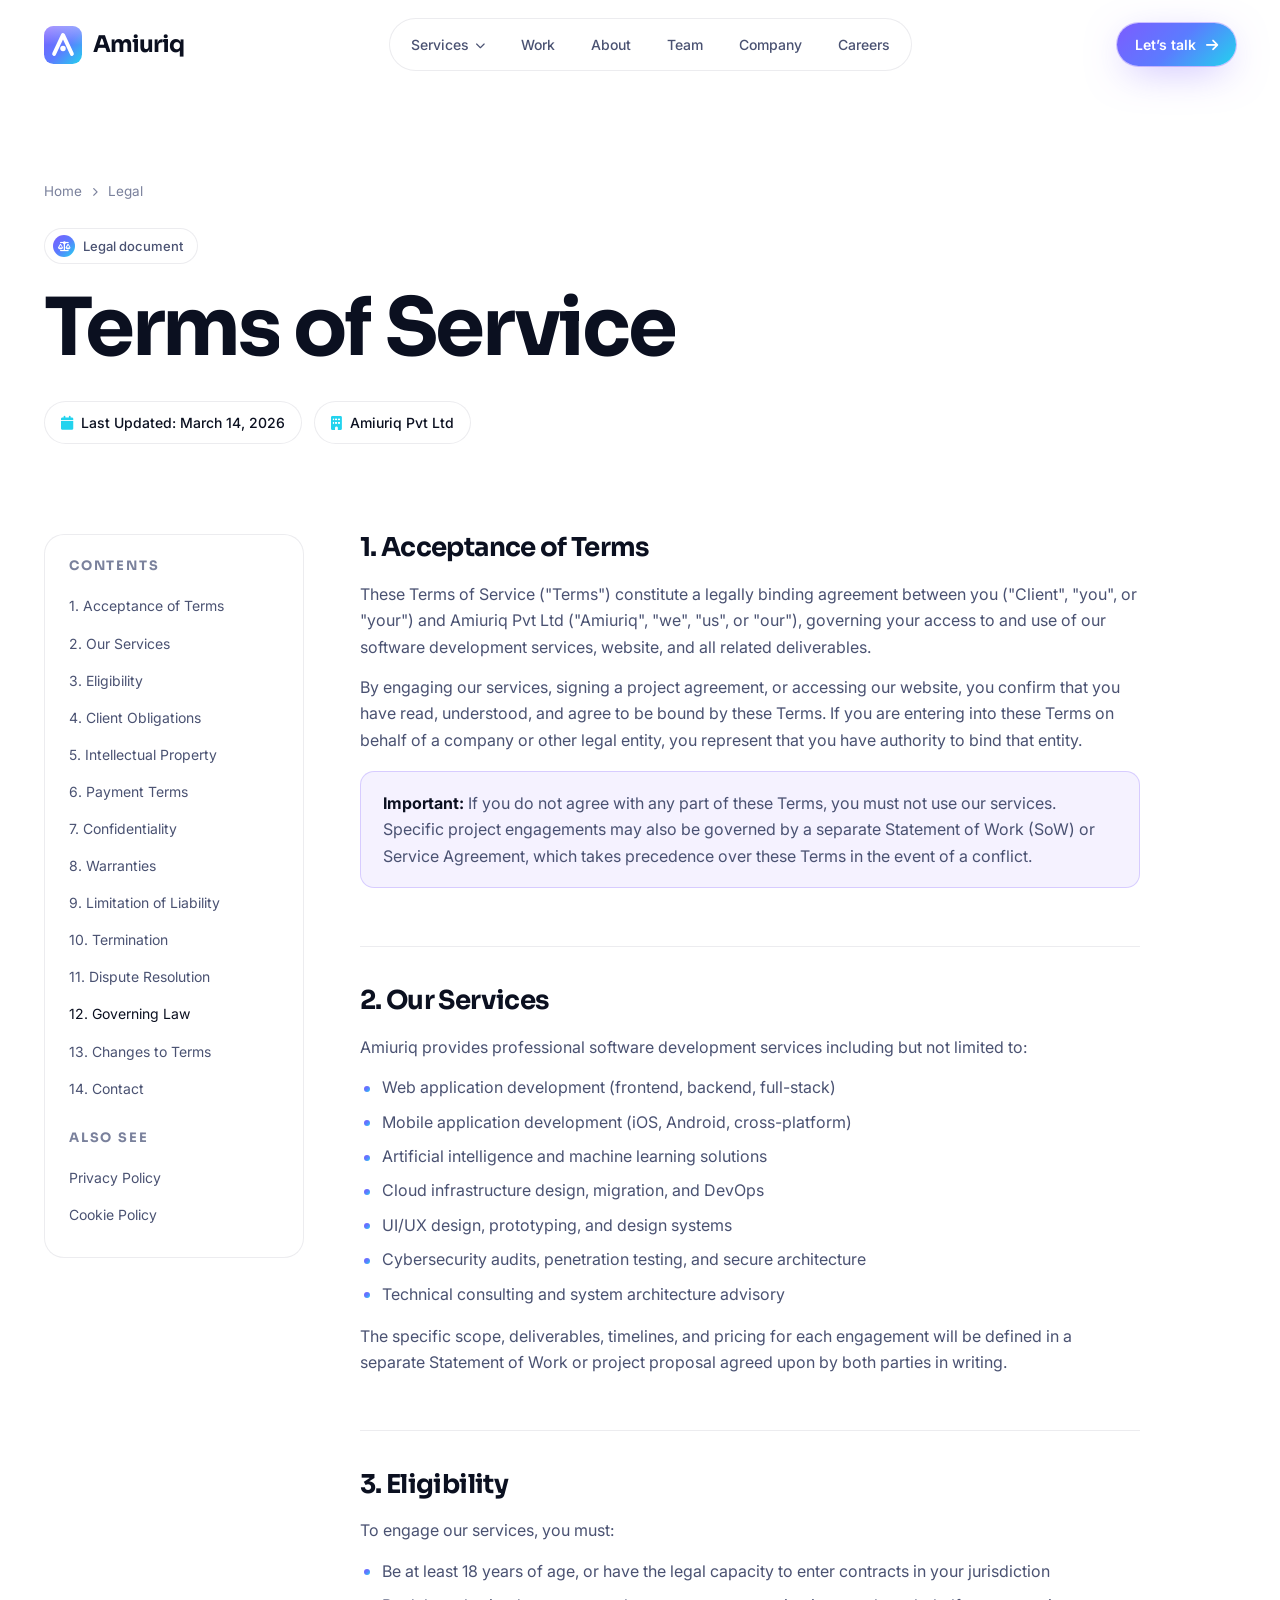
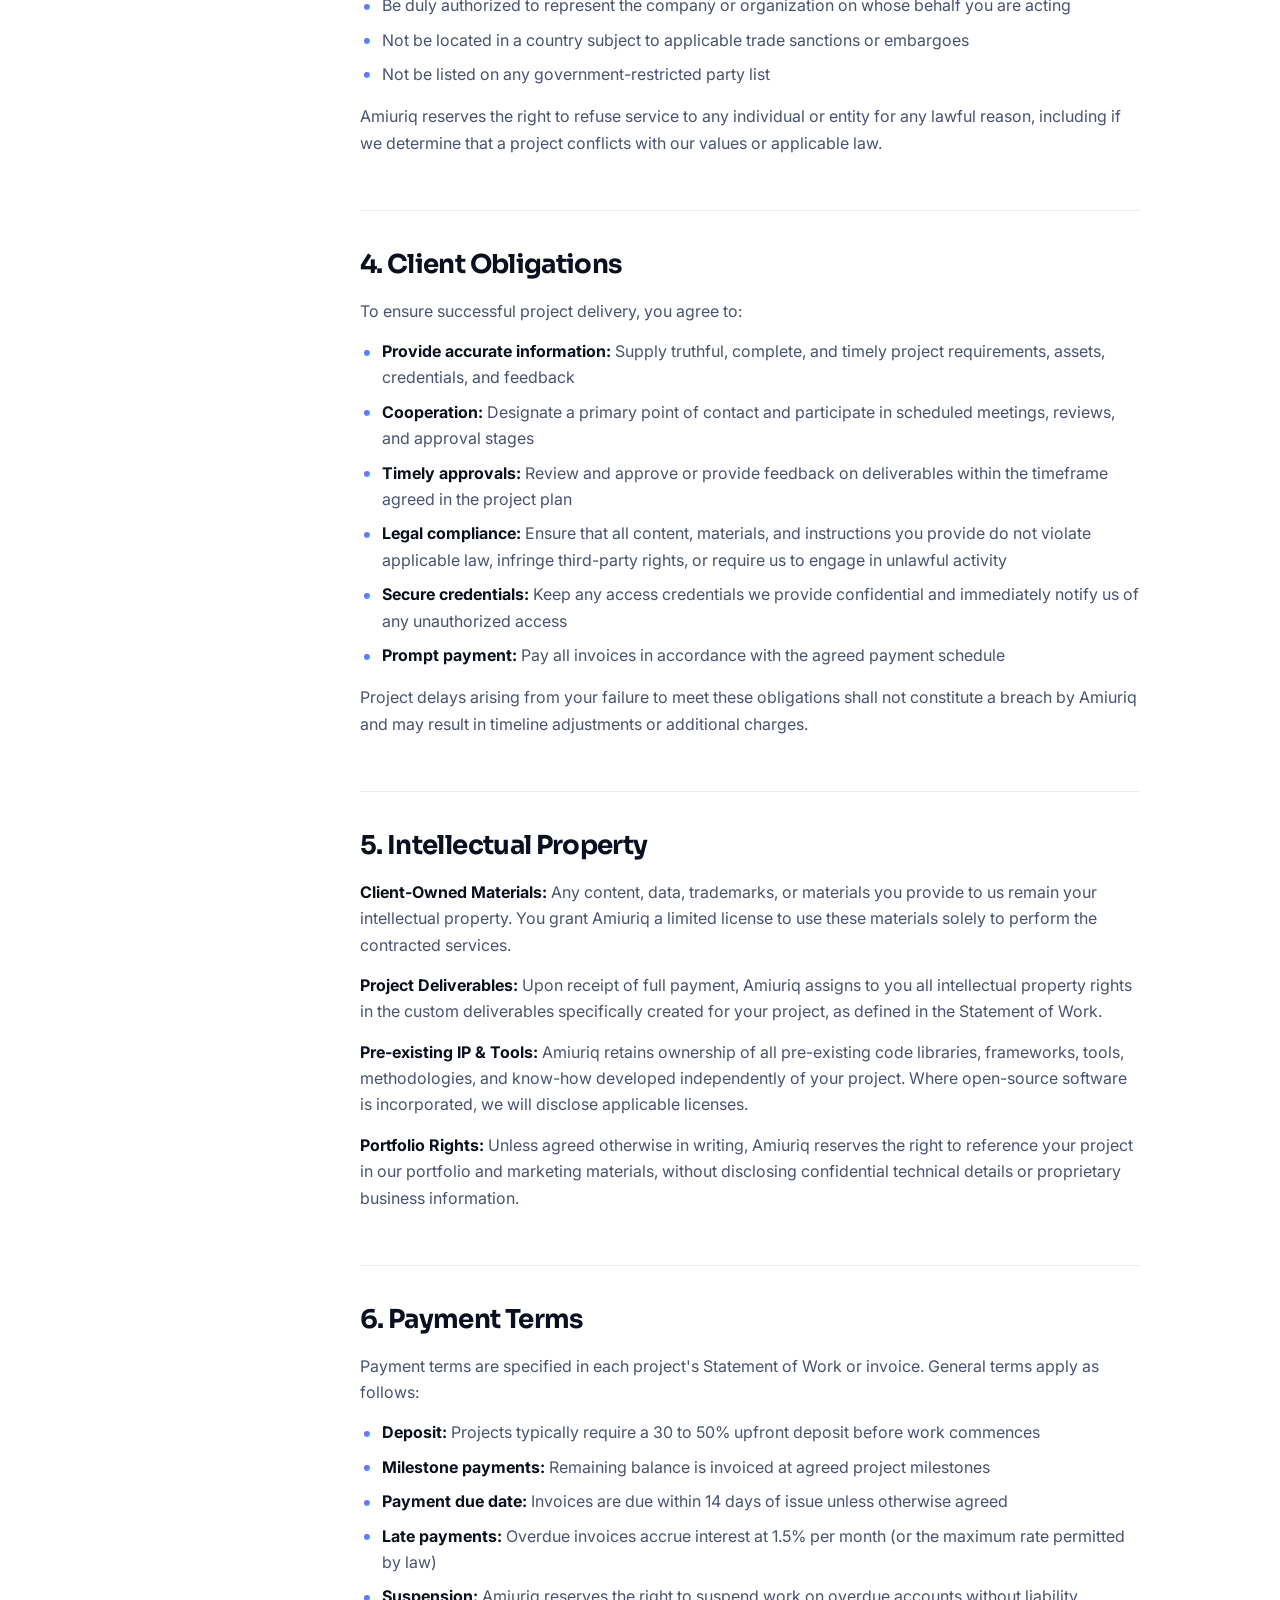
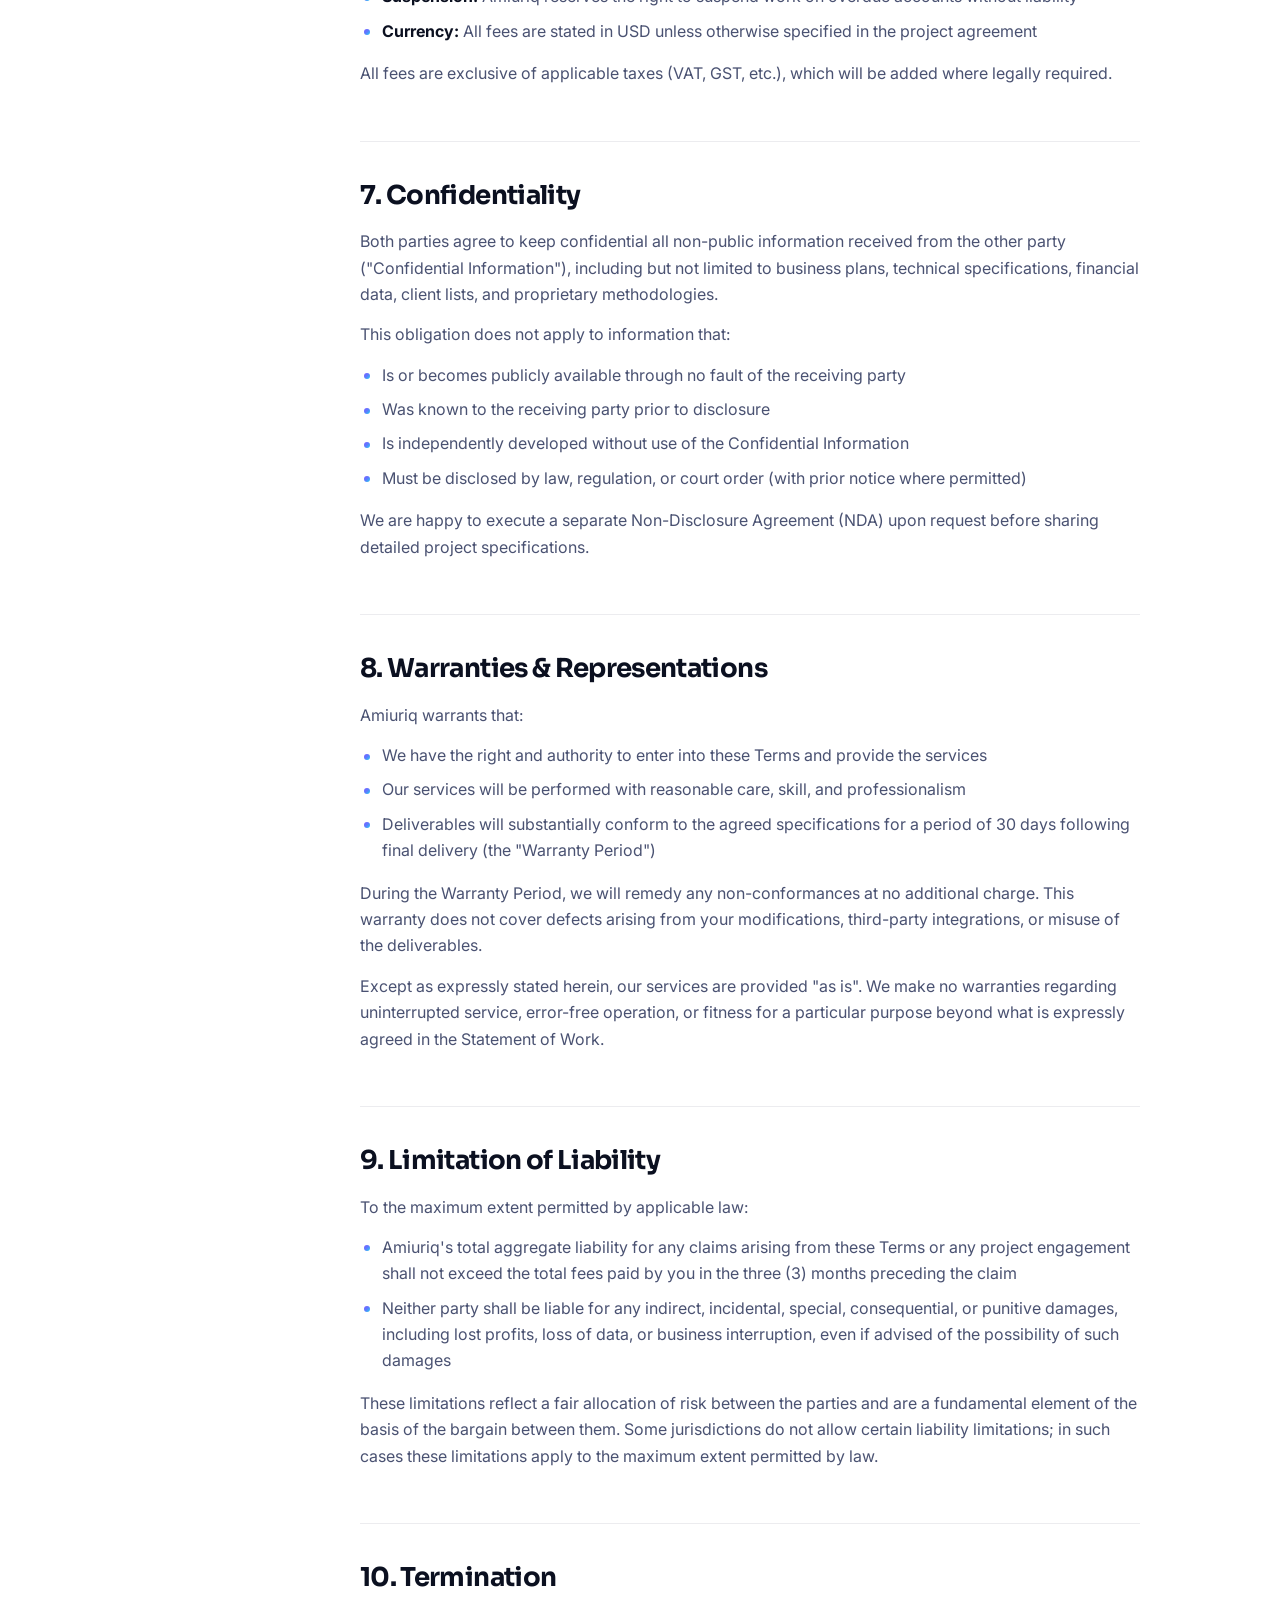
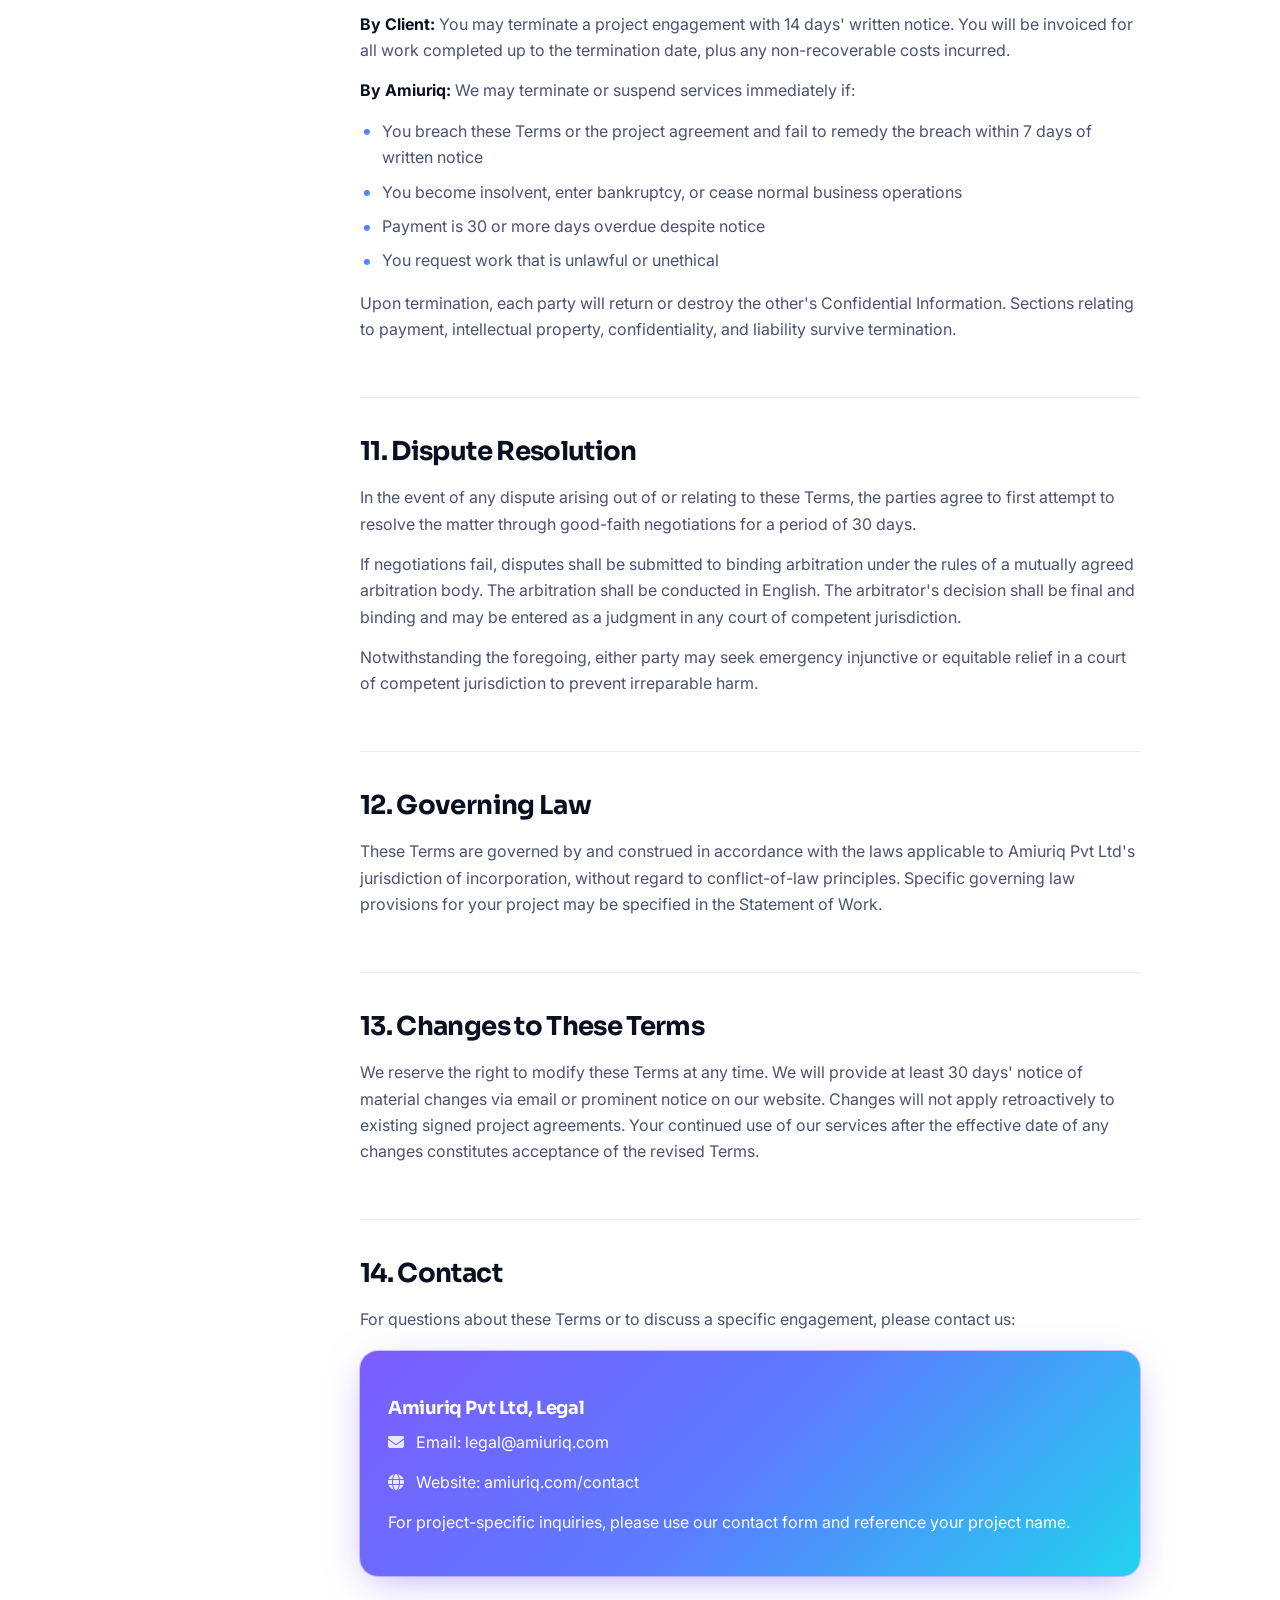
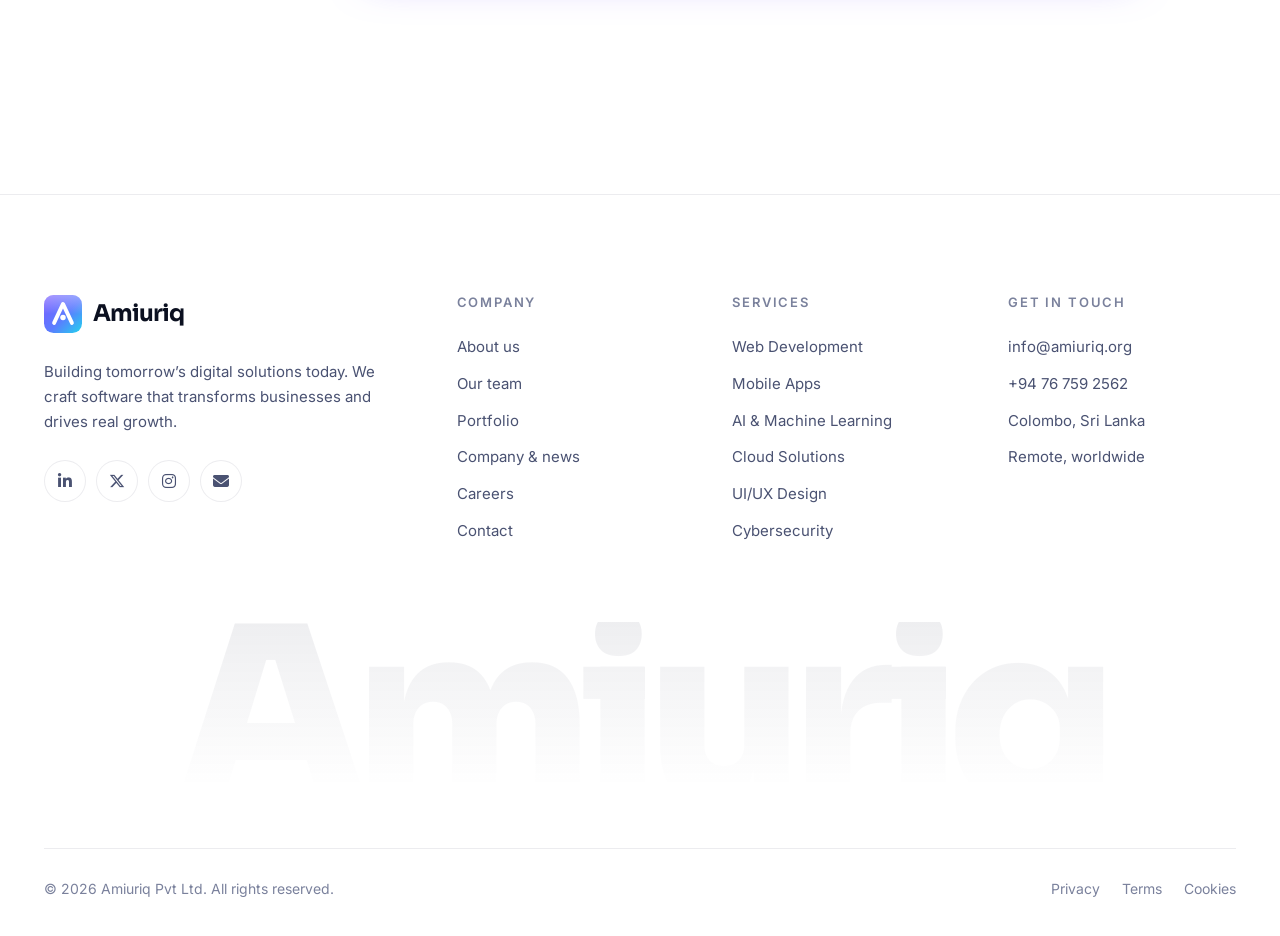
<file: terms-of-service.html>
<!doctype html>
<html lang="en" class="no-js" data-theme="light">
<head>
<meta charset="utf-8">
<meta name="viewport" content="width=device-width, initial-scale=1">
<title>Terms of Service | Amiuriq Pvt Ltd</title>
<meta name="description" content="Terms of Service, The legal agreement governing use of Amiuriq Pvt Ltd&#x27;s software development services.">
<link rel="canonical" href="https://www.amiuriq.org/terms-of-service.html">
<meta name="theme-color" content="#ffffff">
<meta property="og:type" content="website">
<meta property="og:site_name" content="Amiuriq">
<meta property="og:title" content="Terms of Service | Amiuriq Pvt Ltd">
<meta property="og:description" content="Terms of Service, The legal agreement governing use of Amiuriq Pvt Ltd&#x27;s software development services.">
<meta property="og:url" content="https://www.amiuriq.org/terms-of-service.html">
<meta property="og:image" content="https://www.amiuriq.org/assets/img/brand/og-image.jpg">
<meta name="twitter:card" content="summary_large_image">
<meta name="twitter:title" content="Terms of Service | Amiuriq Pvt Ltd">
<meta name="twitter:description" content="Terms of Service, The legal agreement governing use of Amiuriq Pvt Ltd&#x27;s software development services.">
<meta name="twitter:image" content="https://www.amiuriq.org/assets/img/brand/og-image.jpg">
<link rel="icon" type="image/svg+xml" href="favicon.svg">
<link rel="icon" type="image/png" sizes="64x64" href="favicon.png">
<link rel="apple-touch-icon" href="assets/img/brand/apple-touch-icon.png">
<link rel="preconnect" href="https://fonts.googleapis.com">
<link rel="preconnect" href="https://fonts.gstatic.com" crossorigin>
<link href="https://fonts.googleapis.com/css2?family=Inter:wght@400;500;600;700&family=JetBrains+Mono:wght@400;500&family=Sora:wght@500;600;700;800&display=swap" rel="stylesheet">
<link rel="stylesheet" href="https://cdnjs.cloudflare.com/ajax/libs/font-awesome/6.5.0/css/all.min.css">
<link rel="stylesheet" href="assets/css/main.css">
</head>
<body>
<a class="skip-link" href="#main">Skip to content</a>
<div class="scroll-progress" aria-hidden="true"></div>
<header class="nav" id="top">
  <div class="container nav-inner">
    <a href="index.html" class="brand" aria-label="Amiuriq home">
      <img class="brand-mark" src="assets/img/brand/logo-mark.svg" alt="" width="38" height="38">
      <span class="brand-word">Amiuriq</span>
    </a>
    <nav aria-label="Primary">
      <ul class="nav-links">
        <li class="has-mega"><button type="button" aria-haspopup="true">Services <i class="fas fa-chevron-down"></i></button>
          <div class="mega"><a href="web-development.html"><span class="mi icon-tile " style="margin:0;width:40px;height:40px;font-size:15px;border-radius:12px"><i class="fas fa-code"></i></span><span><strong>Web Development</strong><span>High-performance web apps &amp; platforms</span></span></a><a href="mobile-app-development.html"><span class="mi icon-tile cyan" style="margin:0;width:40px;height:40px;font-size:15px;border-radius:12px"><i class="fas fa-mobile-screen-button"></i></span><span><strong>Mobile Apps</strong><span>Native &amp; cross-platform iOS / Android</span></span></a><a href="ai-machine-learning.html"><span class="mi icon-tile indigo" style="margin:0;width:40px;height:40px;font-size:15px;border-radius:12px"><i class="fas fa-brain"></i></span><span><strong>AI &amp; Machine Learning</strong><span>ML, NLP &amp; computer vision that delivers</span></span></a><a href="cloud-solutions.html"><span class="mi icon-tile mint" style="margin:0;width:40px;height:40px;font-size:15px;border-radius:12px"><i class="fas fa-cloud"></i></span><span><strong>Cloud Solutions</strong><span>AWS, GCP &amp; Azure, DevOps and CI/CD</span></span></a><a href="ui-ux-design.html"><span class="mi icon-tile rose" style="margin:0;width:40px;height:40px;font-size:15px;border-radius:12px"><i class="fas fa-pen-ruler"></i></span><span><strong>UI/UX Design</strong><span>Research-led, pixel-perfect interfaces</span></span></a><a href="cybersecurity.html"><span class="mi icon-tile amber" style="margin:0;width:40px;height:40px;font-size:15px;border-radius:12px"><i class="fas fa-shield-halved"></i></span><span><strong>Cybersecurity</strong><span>Audits, pentesting &amp; secure architecture</span></span></a></div>
        </li>
        <li><a href="index.html#work">Work</a></li>
        <li><a href="index.html#about">About</a></li>
        <li><a href="index.html#team">Team</a></li>
        <li><a href="blog.html">Company</a></li>
        <li><a href="careers.html">Careers</a></li>
      </ul>
    </nav>
    <div class="nav-actions">
      <a href="index.html#contact" class="btn btn-primary btn-sm" data-magnetic>Let&rsquo;s talk <i class="fas fa-arrow-right"></i></a>
      <button class="icon-btn menu-toggle" type="button" aria-label="Open menu" aria-expanded="false"><span></span><span></span><span></span></button>
    </div>
  </div>
</header>
<div class="mobile-menu" role="dialog" aria-label="Menu">
  <a href="index.html">Home <i class="fas fa-arrow-right"></i></a>
  <a href="index.html#work">Work <i class="fas fa-arrow-right"></i></a>
  <a href="index.html#about">About <i class="fas fa-arrow-right"></i></a>
  <a href="index.html#team">Team <i class="fas fa-arrow-right"></i></a>
  <a href="blog.html">Company <i class="fas fa-arrow-right"></i></a>
  <a href="careers.html">Careers <i class="fas fa-arrow-right"></i></a>
  <div class="mm-label">Services</div>
  <div class="mm-sub"><a href="web-development.html">Web Development <i class="fas fa-arrow-right"></i></a><a href="mobile-app-development.html">Mobile Apps <i class="fas fa-arrow-right"></i></a><a href="ai-machine-learning.html">AI &amp; Machine Learning <i class="fas fa-arrow-right"></i></a><a href="cloud-solutions.html">Cloud Solutions <i class="fas fa-arrow-right"></i></a><a href="ui-ux-design.html">UI/UX Design <i class="fas fa-arrow-right"></i></a><a href="cybersecurity.html">Cybersecurity <i class="fas fa-arrow-right"></i></a></div>
  <a href="index.html#contact" class="btn btn-primary btn-lg">Start a project <i class="fas fa-arrow-right"></i></a>
</div>
<main id="main">
<section class="page-hero" style="padding-bottom:70px">
  <div class="container">
    <nav class="crumbs reveal" aria-label="Breadcrumb"><a href="index.html">Home</a><i class="fas fa-chevron-right"></i><span>Legal</span></nav>
    <span class="eyebrow reveal"><span class="dot"><i class="fas fa-scale-balanced"></i></span>Legal document</span>
    <h1 data-split>Terms of Service</h1>
    <div class="legal-meta"><span class="pill reveal"><i class="fas fa-calendar"></i>Last Updated: March 14, 2026</span><span class="pill reveal"><i class="fas fa-building"></i>Amiuriq Pvt Ltd</span></div>
  </div>
</section>
<section class="section" style="padding-top:20px">
  <div class="container legal-layout">
    <aside class="legal-toc"><h4>Contents</h4><ul class="toc-list">
<li><a href="#acceptance">1. Acceptance of Terms</a></li>
<li><a href="#services">2. Our Services</a></li>
<li><a href="#eligibility">3. Eligibility</a></li>
<li><a href="#obligations">4. Client Obligations</a></li>
<li><a href="#ip">5. Intellectual Property</a></li>
<li><a href="#payment">6. Payment Terms</a></li>
<li><a href="#confidentiality">7. Confidentiality</a></li>
<li><a href="#warranties">8. Warranties</a></li>
<li><a href="#liability">9. Limitation of Liability</a></li>
<li><a href="#termination">10. Termination</a></li>
<li><a href="#disputes">11. Dispute Resolution</a></li>
<li><a href="#governing">12. Governing Law</a></li>
<li><a href="#changes">13. Changes to Terms</a></li>
<li><a href="#contact">14. Contact</a></li>
</ul>
      <h4 style="margin-top:24px">Also see</h4><a href="privacy-policy.html">Privacy Policy</a><a href="cookie-policy.html">Cookie Policy</a>
    </aside>
    <div class="legal-content">
<div class="legal-section" id="acceptance">
<h2>1. Acceptance of Terms</h2>
<p>These Terms of Service ("Terms") constitute a legally binding agreement between you ("Client", "you", or "your") and Amiuriq Pvt Ltd ("Amiuriq", "we", "us", or "our"), governing your access to and use of our software development services, website, and all related deliverables.</p>
<p>By engaging our services, signing a project agreement, or accessing our website, you confirm that you have read, understood, and agree to be bound by these Terms. If you are entering into these Terms on behalf of a company or other legal entity, you represent that you have authority to bind that entity.</p>
<div class="legal-highlight">
<p><strong>Important:</strong> If you do not agree with any part of these Terms, you must not use our services. Specific project engagements may also be governed by a separate Statement of Work (SoW) or Service Agreement, which takes precedence over these Terms in the event of a conflict.</p>
</div>
</div>
<div class="legal-section" id="services">
<h2>2. Our Services</h2>
<p>Amiuriq provides professional software development services including but not limited to:</p>
<ul>
<li>Web application development (frontend, backend, full-stack)</li>
<li>Mobile application development (iOS, Android, cross-platform)</li>
<li>Artificial intelligence and machine learning solutions</li>
<li>Cloud infrastructure design, migration, and DevOps</li>
<li>UI/UX design, prototyping, and design systems</li>
<li>Cybersecurity audits, penetration testing, and secure architecture</li>
<li>Technical consulting and system architecture advisory</li>
</ul>
<p>The specific scope, deliverables, timelines, and pricing for each engagement will be defined in a separate Statement of Work or project proposal agreed upon by both parties in writing.</p>
</div>
<div class="legal-section" id="eligibility">
<h2>3. Eligibility</h2>
<p>To engage our services, you must:</p>
<ul>
<li>Be at least 18 years of age, or have the legal capacity to enter contracts in your jurisdiction</li>
<li>Be duly authorized to represent the company or organization on whose behalf you are acting</li>
<li>Not be located in a country subject to applicable trade sanctions or embargoes</li>
<li>Not be listed on any government-restricted party list</li>
</ul>
<p>Amiuriq reserves the right to refuse service to any individual or entity for any lawful reason, including if we determine that a project conflicts with our values or applicable law.</p>
</div>
<div class="legal-section" id="obligations">
<h2>4. Client Obligations</h2>
<p>To ensure successful project delivery, you agree to:</p>
<ul>
<li><strong>Provide accurate information:</strong> Supply truthful, complete, and timely project requirements, assets, credentials, and feedback</li>
<li><strong>Cooperation:</strong> Designate a primary point of contact and participate in scheduled meetings, reviews, and approval stages</li>
<li><strong>Timely approvals:</strong> Review and approve or provide feedback on deliverables within the timeframe agreed in the project plan</li>
<li><strong>Legal compliance:</strong> Ensure that all content, materials, and instructions you provide do not violate applicable law, infringe third-party rights, or require us to engage in unlawful activity</li>
<li><strong>Secure credentials:</strong> Keep any access credentials we provide confidential and immediately notify us of any unauthorized access</li>
<li><strong>Prompt payment:</strong> Pay all invoices in accordance with the agreed payment schedule</li>
</ul>
<p>Project delays arising from your failure to meet these obligations shall not constitute a breach by Amiuriq and may result in timeline adjustments or additional charges.</p>
</div>
<div class="legal-section" id="ip">
<h2>5. Intellectual Property</h2>
<p><strong>Client-Owned Materials:</strong> Any content, data, trademarks, or materials you provide to us remain your intellectual property. You grant Amiuriq a limited license to use these materials solely to perform the contracted services.</p>
<p><strong>Project Deliverables:</strong> Upon receipt of full payment, Amiuriq assigns to you all intellectual property rights in the custom deliverables specifically created for your project, as defined in the Statement of Work.</p>
<p><strong>Pre-existing IP &amp; Tools:</strong> Amiuriq retains ownership of all pre-existing code libraries, frameworks, tools, methodologies, and know-how developed independently of your project. Where open-source software is incorporated, we will disclose applicable licenses.</p>
<p><strong>Portfolio Rights:</strong> Unless agreed otherwise in writing, Amiuriq reserves the right to reference your project in our portfolio and marketing materials, without disclosing confidential technical details or proprietary business information.</p>
</div>
<div class="legal-section" id="payment">
<h2>6. Payment Terms</h2>
<p>Payment terms are specified in each project's Statement of Work or invoice. General terms apply as follows:</p>
<ul>
<li><strong>Deposit:</strong> Projects typically require a 30 to 50% upfront deposit before work commences</li>
<li><strong>Milestone payments:</strong> Remaining balance is invoiced at agreed project milestones</li>
<li><strong>Payment due date:</strong> Invoices are due within 14 days of issue unless otherwise agreed</li>
<li><strong>Late payments:</strong> Overdue invoices accrue interest at 1.5% per month (or the maximum rate permitted by law)</li>
<li><strong>Suspension:</strong> Amiuriq reserves the right to suspend work on overdue accounts without liability</li>
<li><strong>Currency:</strong> All fees are stated in USD unless otherwise specified in the project agreement</li>
</ul>
<p>All fees are exclusive of applicable taxes (VAT, GST, etc.), which will be added where legally required.</p>
</div>
<div class="legal-section" id="confidentiality">
<h2>7. Confidentiality</h2>
<p>Both parties agree to keep confidential all non-public information received from the other party ("Confidential Information"), including but not limited to business plans, technical specifications, financial data, client lists, and proprietary methodologies.</p>
<p>This obligation does not apply to information that:</p>
<ul>
<li>Is or becomes publicly available through no fault of the receiving party</li>
<li>Was known to the receiving party prior to disclosure</li>
<li>Is independently developed without use of the Confidential Information</li>
<li>Must be disclosed by law, regulation, or court order (with prior notice where permitted)</li>
</ul>
<p>We are happy to execute a separate Non-Disclosure Agreement (NDA) upon request before sharing detailed project specifications.</p>
</div>
<div class="legal-section" id="warranties">
<h2>8. Warranties &amp; Representations</h2>
<p>Amiuriq warrants that:</p>
<ul>
<li>We have the right and authority to enter into these Terms and provide the services</li>
<li>Our services will be performed with reasonable care, skill, and professionalism</li>
<li>Deliverables will substantially conform to the agreed specifications for a period of 30 days following final delivery (the "Warranty Period")</li>
</ul>
<p>During the Warranty Period, we will remedy any non-conformances at no additional charge. This warranty does not cover defects arising from your modifications, third-party integrations, or misuse of the deliverables.</p>
<p>Except as expressly stated herein, our services are provided "as is". We make no warranties regarding uninterrupted service, error-free operation, or fitness for a particular purpose beyond what is expressly agreed in the Statement of Work.</p>
</div>
<div class="legal-section" id="liability">
<h2>9. Limitation of Liability</h2>
<p>To the maximum extent permitted by applicable law:</p>
<ul>
<li>Amiuriq's total aggregate liability for any claims arising from these Terms or any project engagement shall not exceed the total fees paid by you in the three (3) months preceding the claim</li>
<li>Neither party shall be liable for any indirect, incidental, special, consequential, or punitive damages, including lost profits, loss of data, or business interruption, even if advised of the possibility of such damages</li>
</ul>
<p>These limitations reflect a fair allocation of risk between the parties and are a fundamental element of the basis of the bargain between them. Some jurisdictions do not allow certain liability limitations; in such cases these limitations apply to the maximum extent permitted by law.</p>
</div>
<div class="legal-section" id="termination">
<h2>10. Termination</h2>
<p><strong>By Client:</strong> You may terminate a project engagement with 14 days' written notice. You will be invoiced for all work completed up to the termination date, plus any non-recoverable costs incurred.</p>
<p><strong>By Amiuriq:</strong> We may terminate or suspend services immediately if:</p>
<ul>
<li>You breach these Terms or the project agreement and fail to remedy the breach within 7 days of written notice</li>
<li>You become insolvent, enter bankruptcy, or cease normal business operations</li>
<li>Payment is 30 or more days overdue despite notice</li>
<li>You request work that is unlawful or unethical</li>
</ul>
<p>Upon termination, each party will return or destroy the other's Confidential Information. Sections relating to payment, intellectual property, confidentiality, and liability survive termination.</p>
</div>
<div class="legal-section" id="disputes">
<h2>11. Dispute Resolution</h2>
<p>In the event of any dispute arising out of or relating to these Terms, the parties agree to first attempt to resolve the matter through good-faith negotiations for a period of 30 days.</p>
<p>If negotiations fail, disputes shall be submitted to binding arbitration under the rules of a mutually agreed arbitration body. The arbitration shall be conducted in English. The arbitrator's decision shall be final and binding and may be entered as a judgment in any court of competent jurisdiction.</p>
<p>Notwithstanding the foregoing, either party may seek emergency injunctive or equitable relief in a court of competent jurisdiction to prevent irreparable harm.</p>
</div>
<div class="legal-section" id="governing">
<h2>12. Governing Law</h2>
<p>These Terms are governed by and construed in accordance with the laws applicable to Amiuriq Pvt Ltd's jurisdiction of incorporation, without regard to conflict-of-law principles. Specific governing law provisions for your project may be specified in the Statement of Work.</p>
</div>
<div class="legal-section" id="changes">
<h2>13. Changes to These Terms</h2>
<p>We reserve the right to modify these Terms at any time. We will provide at least 30 days' notice of material changes via email or prominent notice on our website. Changes will not apply retroactively to existing signed project agreements. Your continued use of our services after the effective date of any changes constitutes acceptance of the revised Terms.</p>
</div>
<div class="legal-section" id="contact">
<h2>14. Contact</h2>
<p>For questions about these Terms or to discuss a specific engagement, please contact us:</p>
<div class="contact-box">
<h3>Amiuriq Pvt Ltd, Legal</h3>
<p><i class="fas fa-envelope"></i> Email: <a href="mailto:legal@amiuriq.com">legal@amiuriq.com</a></p>
<p><i class="fas fa-globe"></i> Website: <a href="index.html#contact">amiuriq.com/contact</a></p>
<p>For project-specific inquiries, please use our contact form and reference your project name.</p>
</div>
</div>
</div>
  </div>
</section>
</main>
<footer class="footer">
  <div class="container">
    <div class="footer-top">
      <div class="footer-brand">
        <a href="index.html" class="brand" aria-label="Amiuriq home"><img class="brand-mark" src="assets/img/brand/logo-mark.svg" alt="" width="38" height="38"><span class="brand-word">Amiuriq</span></a>
        <p>Building tomorrow&rsquo;s digital solutions today. We craft software that transforms businesses and drives real growth.</p>
        <div class="socials-row">
          <a href="https://www.linkedin.com/company/amiuriq" target="_blank" rel="noopener" aria-label="LinkedIn"><i class="fab fa-linkedin-in"></i></a>
          <a href="coming-soon.html" aria-label="X (Twitter)"><i class="fab fa-x-twitter"></i></a>
          <a href="coming-soon.html" aria-label="Instagram"><i class="fab fa-instagram"></i></a>
          <a href="mailto:info@amiuriq.org" aria-label="Email"><i class="fas fa-envelope"></i></a>
        </div>
      </div>
      <div class="footer-col">
        <h4>Company</h4>
        <a href="index.html#about">About us</a><a href="index.html#team">Our team</a><a href="index.html#work">Portfolio</a><a href="blog.html">Company &amp; news</a><a href="careers.html">Careers</a><a href="index.html#contact">Contact</a>
      </div>
      <div class="footer-col">
        <h4>Services</h4>
        <a href="web-development.html">Web Development</a><a href="mobile-app-development.html">Mobile Apps</a><a href="ai-machine-learning.html">AI &amp; Machine Learning</a><a href="cloud-solutions.html">Cloud Solutions</a><a href="ui-ux-design.html">UI/UX Design</a><a href="cybersecurity.html">Cybersecurity</a>
      </div>
      <div class="footer-col">
        <h4>Get in touch</h4>
        <a href="mailto:info@amiuriq.org">info@amiuriq.org</a>
        <a href="tel:+94767592562">+94 76 759 2562</a>
        <a href="index.html#contact">Colombo, Sri Lanka</a>
        <a href="index.html#contact">Remote, worldwide</a>
      </div>
    </div>
    <div class="footer-word" aria-hidden="true">Amiuriq</div>
    <div class="footer-bottom">
      <span>&copy; <span data-year>2026</span> Amiuriq Pvt Ltd. All rights reserved.</span>
      <nav aria-label="Legal"><a href="privacy-policy.html">Privacy</a><a href="terms-of-service.html">Terms</a><a href="cookie-policy.html">Cookies</a></nav>
    </div>
  </div>
</footer>
<button class="to-top" type="button" aria-label="Back to top"><i class="fas fa-arrow-up"></i></button>
<script src="assets/js/main.js" defer></script>
</body>
</html>
</file>
<file: assets/css/main.css>
/* ==========================================================================
   Amiuriq — Design System
   Dark-first, with a light theme via [data-theme="light"] on <html>.
   ========================================================================== */

:root {
  --bg: #05060f;
  --bg-2: #090b1a;
  --surface: rgba(255, 255, 255, 0.035);
  --surface-2: rgba(255, 255, 255, 0.06);
  --surface-solid: #0d1024;
  --border: rgba(255, 255, 255, 0.08);
  --border-strong: rgba(255, 255, 255, 0.16);
  --text: #eef0fb;
  --text-2: #a5adcb;
  --text-3: #6b7394;

  --violet: #7c5cff;
  --indigo: #5b7cff;
  --cyan: #22d3ee;
  --mint: #34d399;
  --amber: #fbbf24;
  --rose: #fb7185;

  --grad: linear-gradient(135deg, #7c5cff 0%, #5b7cff 50%, #22d3ee 100%);
  --grad-text: linear-gradient(90deg, #a78bfa 0%, #7c9cff 45%, #22d3ee 100%);
  --glow: 0 0 0 1px rgba(124, 92, 255, 0.35), 0 10px 40px -10px rgba(124, 92, 255, 0.55);

  --nav-bg: rgba(5, 6, 15, 0.72);
  --shadow-lg: 0 30px 80px -20px rgba(0, 0, 0, 0.6);
  --grid-line: rgba(255, 255, 255, 0.045);

  --font-display: "Sora", "Plus Jakarta Sans", system-ui, sans-serif;
  --font-body: "Inter", system-ui, -apple-system, "Segoe UI", sans-serif;
  --font-mono: "JetBrains Mono", ui-monospace, SFMono-Regular, Menlo, monospace;

  --radius-sm: 10px;
  --radius: 16px;
  --radius-lg: 24px;
  --radius-xl: 32px;
  --container: 1240px;
  --ease: cubic-bezier(0.22, 1, 0.36, 1);

  color-scheme: dark;
}

[data-theme="light"] {
  --bg: #ffffff;
  --bg-2: #f8f9fc;
  --surface: rgba(255, 255, 255, 0.75);
  --surface-2: #ffffff;
  --surface-solid: #ffffff;
  --border: rgba(15, 20, 50, 0.08);
  --border-strong: rgba(15, 20, 50, 0.16);
  --text: #0b1020;
  --text-2: #4a5272;
  --text-3: #7a819c;
  --grad-text: linear-gradient(90deg, #6d4dff 0%, #4062ff 45%, #0aa5c2 100%);
  --nav-bg: rgba(255, 255, 255, 0.88);
  --shadow-lg: 0 30px 70px -25px rgba(30, 35, 90, 0.25);
  --grid-line: rgba(15, 20, 50, 0.05);
  color-scheme: light;
}

/* ---------- Reset ---------- */
*, *::before, *::after { box-sizing: border-box; margin: 0; padding: 0; }
html { scroll-behavior: smooth; -webkit-text-size-adjust: 100%; }
body {
  background: var(--bg);
  color: var(--text);
  font-family: var(--font-body);
  font-size: 16px;
  line-height: 1.65;
  -webkit-font-smoothing: antialiased;
  overflow-x: hidden;
  transition: background-color 0.4s var(--ease), color 0.4s var(--ease);
}
img, video, svg { display: block; max-width: 100%; }
a { color: inherit; text-decoration: none; }
button, input, select, textarea { font: inherit; color: inherit; }
button { cursor: pointer; background: none; border: 0; }
ul { list-style: none; }
::selection { background: rgba(124, 92, 255, 0.35); color: #fff; }
:focus-visible { outline: 2px solid var(--cyan); outline-offset: 3px; border-radius: 6px; }

.sr-only { position: absolute; width: 1px; height: 1px; overflow: hidden; clip: rect(0 0 0 0); white-space: nowrap; }
.skip-link { position: fixed; top: -60px; left: 16px; z-index: 200; padding: 10px 16px; border-radius: 10px; background: var(--violet); color: #fff; font-weight: 600; transition: top 0.2s; }
.skip-link:focus { top: 16px; }

/* ---------- Layout ---------- */
.container { width: 100%; max-width: var(--container); margin: 0 auto; padding: 0 24px; }
.section { position: relative; padding: 120px 0; }
.section-sm { padding: 80px 0; }
.section-alt { background: var(--bg-2); }
.center { text-align: center; }

.section-head { max-width: 720px; margin: 0 auto 64px; text-align: center; }
.section-head.left { margin-left: 0; text-align: left; }
.eyebrow {
  display: inline-flex; align-items: center; gap: 8px;
  padding: 6px 14px 6px 8px; border-radius: 999px;
  background: var(--surface); border: 1px solid var(--border);
  font-size: 13px; font-weight: 500; color: var(--text-2);
  margin-bottom: 20px; backdrop-filter: blur(8px);
}
.eyebrow .dot { width: 22px; height: 22px; border-radius: 50%; display: grid; place-items: center; background: var(--grad); color: #fff; font-size: 10px; }
.eyebrow .pulse { width: 8px; height: 8px; margin: 0 4px 0 6px; border-radius: 50%; background: var(--mint); box-shadow: 0 0 0 0 rgba(52, 211, 153, 0.6); animation: pulse 2s infinite; }

h1, h2, h3, h4 { font-family: var(--font-display); font-weight: 700; line-height: 1.1; letter-spacing: -0.025em; }
.display { font-size: clamp(44px, 7.2vw, 92px); letter-spacing: -0.04em; line-height: 1.02; }
.h2 { font-size: clamp(34px, 4.6vw, 58px); margin-bottom: 18px; }
.h3 { font-size: clamp(22px, 2.2vw, 28px); }
.lead { font-size: clamp(16px, 1.4vw, 19px); color: var(--text-2); line-height: 1.7; }
.grad-text { background: var(--grad-text); -webkit-background-clip: text; background-clip: text; color: transparent; }
.muted { color: var(--text-2); }

/* ---------- Buttons ---------- */
.btn {
  --mx: 0px; --my: 0px;
  position: relative; display: inline-flex; align-items: center; justify-content: center; gap: 10px;
  padding: 14px 26px; border-radius: 999px; font-weight: 600; font-size: 15px; white-space: nowrap;
  transition: transform 0.35s var(--ease), box-shadow 0.35s var(--ease), background 0.3s, border-color 0.3s, color 0.3s;
  transform: translate(var(--mx), var(--my));
  isolation: isolate; overflow: hidden;
}
.btn i { transition: transform 0.35s var(--ease); }
.btn:hover i.fa-arrow-right, .btn:hover i.fa-arrow-up-right { transform: translateX(3px); }
.btn-primary { background: var(--grad); color: #fff; box-shadow: var(--glow); }
.btn-primary::after {
  content: ""; position: absolute; inset: 0; z-index: -1;
  background: linear-gradient(110deg, transparent 30%, rgba(255, 255, 255, 0.35) 50%, transparent 70%);
  transform: translateX(-120%); transition: transform 0.8s var(--ease);
}
.btn-primary:hover::after { transform: translateX(120%); }
.btn-primary:hover { box-shadow: 0 0 0 1px rgba(124, 92, 255, 0.5), 0 18px 50px -12px rgba(124, 92, 255, 0.75); }
.btn-ghost { background: var(--surface); border: 1px solid var(--border-strong); color: var(--text); backdrop-filter: blur(10px); }
.btn-ghost:hover { border-color: var(--violet); background: var(--surface-2); }
.btn-white { background: #fff; color: #0b1020; }
.btn-white:hover { box-shadow: 0 18px 40px -12px rgba(255, 255, 255, 0.45); }
.btn-outline-light { border: 1px solid rgba(255, 255, 255, 0.35); color: #fff; }
.btn-outline-light:hover { background: rgba(255, 255, 255, 0.1); }
.btn-lg { padding: 17px 32px; font-size: 16px; }
.btn-sm { padding: 10px 18px; font-size: 14px; }
.btn-row { display: flex; flex-wrap: wrap; gap: 14px; }

.link-arrow { display: inline-flex; align-items: center; gap: 8px; font-weight: 600; font-size: 14px; color: var(--text); }
.link-arrow i { transition: transform 0.3s var(--ease); font-size: 12px; }
.link-arrow:hover i { transform: translate(3px, -3px); }

/* ---------- Scroll progress ---------- */
.scroll-progress { position: fixed; top: 0; left: 0; right: 0; height: 2px; z-index: 120; transform-origin: 0 50%; transform: scaleX(0); background: var(--grad); }

/* ---------- Navigation ---------- */
.nav { position: fixed; inset: 0 0 auto; z-index: 100; padding: 18px 0; transition: padding 0.4s var(--ease), background 0.4s, border-color 0.4s, transform 0.4s var(--ease); border-bottom: 1px solid transparent; }
.nav.scrolled { padding: 10px 0; background: var(--nav-bg); backdrop-filter: saturate(160%) blur(18px); -webkit-backdrop-filter: saturate(160%) blur(18px); border-color: var(--border); }
.nav.hidden { transform: translateY(-110%); }
.nav-inner { display: flex; align-items: center; justify-content: space-between; gap: 24px; }

.brand { display: inline-flex; align-items: center; gap: 11px; font-family: var(--font-display); font-weight: 700; font-size: 23px; letter-spacing: -0.04em; }
.brand-mark { width: 38px; height: 38px; flex: none; transition: transform 0.6s var(--ease); }
.brand:hover .brand-mark { transform: rotate(-8deg) scale(1.06); }
.brand-word { color: var(--text); }

.nav-links { display: flex; align-items: center; gap: 4px; padding: 5px; border-radius: 999px; background: var(--surface); border: 1px solid var(--border); backdrop-filter: blur(10px); }
.nav-links > li { position: relative; }
.nav-links > li > a, .nav-links > li > button {
  display: inline-flex; align-items: center; gap: 6px; padding: 9px 16px; border-radius: 999px;
  font-size: 14px; font-weight: 500; color: var(--text-2); transition: color 0.25s, background 0.25s;
}
.nav-links > li > a:hover, .nav-links > li > button:hover, .nav-links > li > a.active { color: var(--text); background: var(--surface-2); }
.nav-links .fa-chevron-down { font-size: 10px; transition: transform 0.3s var(--ease); }
.has-mega:hover .fa-chevron-down, .has-mega:focus-within .fa-chevron-down { transform: rotate(180deg); }

.mega {
  position: absolute; top: calc(100% + 14px); left: 50%; width: 640px; padding: 14px;
  transform: translate(-50%, 8px); opacity: 0; visibility: hidden;
  background: var(--surface-solid); border: 1px solid var(--border); border-radius: 22px;
  box-shadow: var(--shadow-lg); display: grid; grid-template-columns: 1fr 1fr; gap: 4px;
  transition: opacity 0.3s var(--ease), transform 0.3s var(--ease), visibility 0.3s;
}
.mega::before { content: ""; position: absolute; inset: -16px 0 auto; height: 16px; }
.has-mega:hover .mega, .has-mega:focus-within .mega { opacity: 1; visibility: visible; transform: translate(-50%, 0); }
.mega a { display: flex; gap: 14px; align-items: flex-start; padding: 14px; border-radius: 14px; transition: background 0.25s; }
.mega a:hover { background: var(--surface-2); }
.mega .mi { width: 40px; height: 40px; flex: none; border-radius: 12px; display: grid; place-items: center; color: #fff; font-size: 15px; background: var(--grad); }
.mega strong { display: block; font-size: 14px; font-weight: 600; color: var(--text); margin-bottom: 2px; }
.mega span { display: block; font-size: 12.5px; color: var(--text-3); line-height: 1.45; }

.nav-actions { display: flex; align-items: center; gap: 10px; }
.icon-btn { width: 42px; height: 42px; border-radius: 50%; display: grid; place-items: center; background: var(--surface); border: 1px solid var(--border); color: var(--text-2); transition: color 0.25s, border-color 0.25s, transform 0.4s var(--ease); }
.icon-btn:hover { color: var(--text); border-color: var(--border-strong); }
.theme-toggle .fa-sun { display: none; }
[data-theme="light"] .theme-toggle .fa-sun { display: block; }
[data-theme="light"] .theme-toggle .fa-moon { display: none; }
.menu-toggle { display: none; }
.menu-toggle span { display: block; width: 16px; height: 1.5px; background: currentColor; border-radius: 2px; transition: transform 0.35s var(--ease), opacity 0.2s; }
.menu-toggle span + span { margin-top: 4px; }
.menu-open .menu-toggle span:nth-child(1) { transform: translateY(5.5px) rotate(45deg); }
.menu-open .menu-toggle span:nth-child(2) { opacity: 0; }
.menu-open .menu-toggle span:nth-child(3) { transform: translateY(-5.5px) rotate(-45deg); }

.mobile-menu {
  position: fixed; inset: 0; z-index: 99; padding: 100px 24px 32px; overflow-y: auto;
  background: var(--bg); display: flex; flex-direction: column; gap: 6px;
  clip-path: circle(0 at calc(100% - 44px) 40px); transition: clip-path 0.7s var(--ease); visibility: hidden;
}
.menu-open .mobile-menu { clip-path: circle(150% at calc(100% - 44px) 40px); visibility: visible; }
.mobile-menu a { font-family: var(--font-display); font-size: 28px; font-weight: 600; padding: 10px 0; border-bottom: 1px solid var(--border); display: flex; justify-content: space-between; align-items: center; opacity: 0; transform: translateY(16px); transition: opacity 0.5s, transform 0.5s var(--ease); }
.mobile-menu a i { font-size: 16px; color: var(--text-3); }
.menu-open .mobile-menu a { opacity: 1; transform: none; }
.mobile-menu .mm-label { font-size: 12px; text-transform: uppercase; letter-spacing: 0.14em; color: var(--text-3); margin: 22px 0 4px; }
.mobile-menu .mm-sub a { font-size: 18px; font-family: var(--font-body); font-weight: 500; color: var(--text-2); }
.mobile-menu .btn { margin-top: 28px; font-size: 16px; }
.menu-open { overflow: hidden; }

/* ---------- Backgrounds ---------- */
.bg-grid { position: absolute; inset: 0; pointer-events: none; background-image: linear-gradient(var(--grid-line) 1px, transparent 1px), linear-gradient(90deg, var(--grid-line) 1px, transparent 1px); background-size: 64px 64px; mask-image: radial-gradient(ellipse 70% 60% at 50% 40%, #000 30%, transparent 80%); -webkit-mask-image: radial-gradient(ellipse 70% 60% at 50% 40%, #000 30%, transparent 80%); }
.blob { position: absolute; border-radius: 50%; filter: blur(90px); opacity: 0.55; pointer-events: none; will-change: transform; }
.blob-violet { background: #7c5cff; }
.blob-cyan { background: #22d3ee; opacity: 0.32; }
.blob-indigo { background: #3b4bff; opacity: 0.35; }
[data-theme="light"] .blob { opacity: 0.22; }
.noise::after { content: ""; position: absolute; inset: 0; pointer-events: none; opacity: 0.035; background-image: url("data:image/svg+xml,%3Csvg xmlns='http://www.w3.org/2000/svg' width='160' height='160'%3E%3Cfilter id='n'%3E%3CfeTurbulence type='fractalNoise' baseFrequency='.9' numOctaves='3' stitchTiles='stitch'/%3E%3C/filter%3E%3Crect width='100%25' height='100%25' filter='url(%23n)'/%3E%3C/svg%3E"); }

/* ---------- Hero (home) ---------- */
.hero { position: relative; min-height: 100vh; min-height: 100svh; display: flex; align-items: center; padding: 150px 0 90px; overflow: hidden; isolation: isolate; }
.hero-video { position: absolute; inset: 0; z-index: -3; }
.hero-video video, .hero-video img { width: 100%; height: 100%; object-fit: cover; opacity: 0.38; }
[data-theme="light"] .hero-video video, [data-theme="light"] .hero-video img { opacity: 0.12; filter: saturate(0.6); }
.hero-video::after { content: ""; position: absolute; inset: 0; background: radial-gradient(ellipse at 30% 30%, transparent 0%, var(--bg) 75%), linear-gradient(to bottom, transparent 55%, var(--bg)); }
.hero .blob-violet { width: 560px; height: 560px; top: -160px; right: -120px; z-index: -2; }
.hero .blob-cyan { width: 460px; height: 460px; bottom: -160px; left: -140px; z-index: -2; }
.hero .bg-grid { z-index: -1; }
.hero-grid { display: grid; grid-template-columns: 1.12fr 0.88fr; gap: 56px; align-items: center; }
.hero h1 { margin-bottom: 26px; }
.hero .lead { max-width: 560px; margin-bottom: 38px; }

.word-rotator { display: inline-grid; vertical-align: bottom; overflow: hidden; height: 1.08em; }
.word-rotator > span { grid-area: 1 / 1; white-space: nowrap; padding-bottom: 0.08em; transform: translateY(105%); transition: transform 0.8s var(--ease), opacity 0.8s; opacity: 0; }
.word-rotator > span.in { transform: translateY(0); opacity: 1; }
.word-rotator > span.out { transform: translateY(-105%); opacity: 0; }

.hero-trust { display: flex; align-items: center; gap: 18px; margin-top: 46px; flex-wrap: wrap; }
.avatars { display: flex; }
.avatars img, .avatars span { width: 40px; height: 40px; border-radius: 50%; border: 2px solid var(--bg); margin-left: -10px; object-fit: cover; }
.avatars > :first-child { margin-left: 0; }
.avatars span { display: grid; place-items: center; background: var(--grad); color: #fff; font-size: 12px; font-weight: 700; }
.hero-trust .stars { color: var(--amber); font-size: 13px; letter-spacing: 2px; }
.hero-trust p { font-size: 14px; color: var(--text-2); line-height: 1.4; }
.hero-trust strong { color: var(--text); }

/* Hero visual: stacked glass cards */
.hero-visual { position: relative; height: 560px; perspective: 1200px; }
.glass { background: linear-gradient(160deg, rgba(255, 255, 255, 0.09), rgba(255, 255, 255, 0.02)); border: 1px solid var(--border-strong); backdrop-filter: blur(20px); -webkit-backdrop-filter: blur(20px); border-radius: var(--radius-lg); box-shadow: var(--shadow-lg); }
[data-theme="light"] .glass { background: linear-gradient(160deg, rgba(255, 255, 255, 0.95), rgba(255, 255, 255, 0.7)); }
.hv-card { position: absolute; }
.hv-code { inset: 120px 40px auto 0; padding: 0 0 22px; overflow: hidden; transform: rotateY(-10deg) rotateX(4deg); }
.hv-code .bar { display: flex; align-items: center; gap: 7px; padding: 14px 18px; border-bottom: 1px solid var(--border); font-family: var(--font-mono); font-size: 12px; color: var(--text-3); }
.hv-code .bar i { width: 11px; height: 11px; border-radius: 50%; display: inline-block; }
.hv-code .bar i:nth-child(1) { background: #ff5f57; } .hv-code .bar i:nth-child(2) { background: #febc2e; } .hv-code .bar i:nth-child(3) { background: #28c840; }
.hv-code .bar span { margin-left: 10px; }
.hv-code pre { font-family: var(--font-mono); font-size: 13px; line-height: 1.85; padding: 18px 22px 0; color: var(--text-2); white-space: pre; overflow: hidden; }
.tk-k { color: #c4a5ff; } .tk-f { color: #67e8f9; } .tk-s { color: #86efac; } .tk-c { color: var(--text-3); } .tk-n { color: #fca5a5; }
.caret { display: inline-block; width: 8px; height: 15px; background: var(--cyan); vertical-align: -2px; animation: blink 1s steps(1) infinite; }
.hv-metric { right: -10px; top: 0; width: 230px; z-index: 2; padding: 20px; animation: float 7s ease-in-out infinite; }
.hv-metric .label { font-size: 12px; color: var(--text-3); text-transform: uppercase; letter-spacing: 0.08em; }
.hv-metric .val { font-family: var(--font-display); font-size: 34px; font-weight: 700; margin: 4px 0 10px; }
.hv-metric .up { font-size: 12px; color: var(--mint); font-weight: 600; }
.spark { width: 100%; height: 54px; }
.spark path.line { fill: none; stroke: url(#spark-g); stroke-width: 2.5; stroke-linecap: round; stroke-dasharray: 400; stroke-dashoffset: 400; animation: draw 2.4s 0.8s var(--ease) forwards; }
.hv-status { left: -20px; bottom: 10px; z-index: 2; padding: 16px 20px; display: flex; align-items: center; gap: 14px; animation: float 8s 1s ease-in-out infinite; }
.hv-status .ic { width: 44px; height: 44px; border-radius: 14px; display: grid; place-items: center; background: rgba(52, 211, 153, 0.14); color: var(--mint); font-size: 18px; }
.hv-status strong { display: block; font-size: 15px; }
.hv-status small { color: var(--text-3); font-size: 12.5px; }
.hv-rating { right: -10px; bottom: 30px; z-index: 2; padding: 16px 20px; animation: float 9s 0.5s ease-in-out infinite; }
.hv-rating .stars { color: var(--amber); letter-spacing: 3px; font-size: 13px; }
.hv-rating strong { font-family: var(--font-display); font-size: 22px; }
.hv-rating small { color: var(--text-3); font-size: 12.5px; display: block; }
.orbit { position: absolute; width: 520px; height: 520px; left: 50%; top: 50%; margin: -260px 0 0 -260px; border-radius: 50%; border: 1px dashed var(--border-strong); animation: spin 60s linear infinite; z-index: -1; }
.orbit::before, .orbit::after { content: ""; position: absolute; width: 10px; height: 10px; border-radius: 50%; background: var(--cyan); box-shadow: 0 0 18px var(--cyan); top: 50%; left: -5px; }
.orbit::after { background: var(--violet); box-shadow: 0 0 18px var(--violet); left: auto; right: 60px; top: 40px; }

.scroll-cue { position: absolute; left: 50%; bottom: 28px; transform: translateX(-50%); display: flex; flex-direction: column; align-items: center; gap: 8px; font-size: 11px; letter-spacing: 0.2em; text-transform: uppercase; color: var(--text-3); }
.scroll-cue .mouse { width: 22px; height: 34px; border: 1.5px solid var(--border-strong); border-radius: 12px; position: relative; }
.scroll-cue .mouse::after { content: ""; position: absolute; left: 50%; top: 7px; width: 3px; height: 7px; margin-left: -1.5px; border-radius: 3px; background: var(--text-2); animation: wheel 1.8s infinite; }

/* ---------- Logo / tech marquee ---------- */
.marquee { position: relative; overflow: hidden; mask-image: linear-gradient(90deg, transparent, #000 10%, #000 90%, transparent); -webkit-mask-image: linear-gradient(90deg, transparent, #000 10%, #000 90%, transparent); }
.marquee-track { display: flex; gap: 16px; width: max-content; animation: marquee 80s linear infinite; }
.marquee.reverse .marquee-track { animation-direction: reverse; }
.marquee:hover .marquee-track { animation-play-state: paused; }
.tech-pill { display: inline-flex; align-items: center; gap: 12px; padding: 14px 22px; border-radius: 16px; background: var(--surface); border: 1px solid var(--border); font-weight: 500; font-size: 15px; white-space: nowrap; transition: border-color 0.3s, transform 0.3s var(--ease); }
.tech-pill:hover { border-color: var(--violet); transform: translateY(-3px); }
.tech-pill img { width: 28px; height: 28px; object-fit: contain; }
.inv-dark { filter: none; }
:root:not([data-theme="light"]) .inv-dark { filter: invert(1) brightness(1.4); }
.marquee + .marquee { margin-top: 16px; }

.trusted { padding: 40px 0 10px; }
.trusted p { text-align: center; font-size: 13px; letter-spacing: 0.16em; text-transform: uppercase; color: var(--text-3); margin-bottom: 26px; }

/* ---------- Cards ---------- */
.card { position: relative; background: var(--surface); border: 1px solid var(--border); border-radius: var(--radius-lg); padding: 32px; transition: border-color 0.4s, transform 0.5s var(--ease), background 0.4s; overflow: hidden; isolation: isolate; }
.card:hover { border-color: var(--border-strong); }
.spotlight::before { content: ""; position: absolute; inset: 0; z-index: -1; opacity: 0; transition: opacity 0.4s; background: radial-gradient(480px circle at var(--x, 50%) var(--y, 50%), rgba(124, 92, 255, 0.16), transparent 45%); }
.spotlight:hover::before { opacity: 1; }
.spotlight::after { content: ""; position: absolute; inset: 0; border-radius: inherit; padding: 1px; z-index: -1; opacity: 0; transition: opacity 0.4s; background: radial-gradient(320px circle at var(--x, 50%) var(--y, 50%), rgba(124, 92, 255, 0.9), rgba(34, 211, 238, 0.5) 40%, transparent 70%); -webkit-mask: linear-gradient(#000 0 0) content-box, linear-gradient(#000 0 0); -webkit-mask-composite: xor; mask-composite: exclude; }
.spotlight:hover::after { opacity: 1; }

.icon-tile { width: 56px; height: 56px; border-radius: 16px; display: grid; place-items: center; font-size: 22px; color: #fff; background: var(--grad); box-shadow: 0 12px 30px -10px rgba(124, 92, 255, 0.7); margin-bottom: 24px; transition: transform 0.5s var(--ease); }
.card:hover .icon-tile { transform: translateY(-4px) rotate(-6deg); }
.icon-tile.cyan { background: linear-gradient(135deg, #0ea5e9, #22d3ee); box-shadow: 0 12px 30px -10px rgba(34, 211, 238, 0.6); }
.icon-tile.mint { background: linear-gradient(135deg, #10b981, #34d399); box-shadow: 0 12px 30px -10px rgba(52, 211, 153, 0.6); }
.icon-tile.rose { background: linear-gradient(135deg, #e11d48, #fb7185); box-shadow: 0 12px 30px -10px rgba(251, 113, 133, 0.6); }
.icon-tile.amber { background: linear-gradient(135deg, #f59e0b, #fbbf24); box-shadow: 0 12px 30px -10px rgba(251, 191, 36, 0.6); }
.icon-tile.indigo { background: linear-gradient(135deg, #4f46e5, #818cf8); box-shadow: 0 12px 30px -10px rgba(129, 140, 248, 0.6); }

/* Services bento */
.bento { display: grid; grid-template-columns: repeat(6, 1fr); gap: 20px; }
.bento > * { grid-column: span 2; }
.bento > .wide { grid-column: span 3; }
.svc-card { display: flex; flex-direction: column; min-height: 320px; }
.svc-card h3 { font-size: 22px; margin-bottom: 12px; }
.svc-card p { color: var(--text-2); font-size: 15px; margin-bottom: 22px; }
.svc-card .tags { display: flex; flex-wrap: wrap; gap: 8px; margin-bottom: 26px; }
.tag { padding: 5px 12px; border-radius: 999px; font-size: 12px; font-weight: 500; color: var(--text-2); background: var(--surface-2); border: 1px solid var(--border); }
.svc-card .link-arrow { margin-top: auto; }
.svc-card .num { position: absolute; right: 28px; top: 24px; font-family: var(--font-display); font-weight: 700; font-size: 14px; color: var(--text-3); }
.svc-card.media { padding: 0; min-height: 320px; }
.svc-card.media video, .svc-card.media > img { position: absolute; inset: 0; width: 100%; height: 100%; object-fit: cover; z-index: -2; transition: transform 1.2s var(--ease); }
.svc-card.media:hover video, .svc-card.media:hover > img { transform: scale(1.06); }
.svc-card.media::before { opacity: 1; background: linear-gradient(to top, rgba(5, 6, 15, 0.97) 25%, rgba(5, 6, 15, 0.78) 60%, rgba(5, 6, 15, 0.45)); }
.svc-card.media video { opacity: 0.75; }
.svc-card.media .inner { position: relative; padding: 32px; margin-top: auto; color: #fff; }
.svc-card.media p { color: rgba(255, 255, 255, 0.75); }
.svc-card.media .tag { color: rgba(255, 255, 255, 0.85); background: rgba(255, 255, 255, 0.1); border-color: rgba(255, 255, 255, 0.18); }
.svc-card.media .link-arrow { color: #fff; }

/* ---------- Stats ---------- */
.stats { display: grid; grid-template-columns: repeat(4, 1fr); gap: 0; border: 1px solid var(--border); border-radius: var(--radius-lg); background: var(--surface); overflow: hidden; }
.stat { padding: 34px 28px; text-align: left; position: relative; }
.stat + .stat { border-left: 1px solid var(--border); }
.stat .n { font-family: var(--font-display); font-weight: 700; font-size: clamp(38px, 4.5vw, 56px); letter-spacing: -0.04em; line-height: 1; margin-bottom: 10px; }
.stat .n sup { font-size: 0.5em; vertical-align: top; position: relative; top: 0.25em; margin-left: 2px; }
.stat .l { color: var(--text-2); font-size: 14px; }

/* ---------- About / Showreel ---------- */
.split { display: grid; grid-template-columns: 1fr 1fr; gap: 72px; align-items: center; }
.split.rev > :first-child { order: 2; }
.media-frame { position: relative; border-radius: var(--radius-xl); overflow: hidden; aspect-ratio: 4 / 3.4; border: 1px solid var(--border-strong); box-shadow: var(--shadow-lg); isolation: isolate; }
.media-frame video, .media-frame img { width: 100%; height: 100%; object-fit: cover; }
.media-frame::after { content: ""; position: absolute; inset: 0; background: linear-gradient(to top, rgba(5, 6, 15, 0.7), transparent 50%); pointer-events: none; }
.play-btn { position: absolute; left: 50%; top: 50%; z-index: 2; width: 88px; height: 88px; margin: -44px 0 0 -44px; border-radius: 50%; display: grid; place-items: center; color: #fff; font-size: 22px; background: rgba(255, 255, 255, 0.14); border: 1px solid rgba(255, 255, 255, 0.35); backdrop-filter: blur(12px); transition: transform 0.4s var(--ease), background 0.3s; }
.play-btn::before { content: ""; position: absolute; inset: -10px; border-radius: 50%; border: 1px solid rgba(255, 255, 255, 0.35); animation: ring 2.2s infinite; }
.play-btn:hover { transform: scale(1.08); background: var(--violet); }
.play-btn i { margin-left: 4px; }
.frame-badge { position: absolute; left: 22px; bottom: 22px; right: 22px; z-index: 2; display: flex; align-items: center; justify-content: space-between; gap: 12px; color: #fff; font-size: 14px; }
.frame-badge .live { display: inline-flex; align-items: center; gap: 8px; padding: 8px 14px; border-radius: 999px; background: rgba(0, 0, 0, 0.45); backdrop-filter: blur(10px); font-weight: 500; }
.frame-badge .live::before { content: ""; width: 8px; height: 8px; border-radius: 50%; background: var(--rose); animation: pulse-red 1.6s infinite; }
.float-chip { position: absolute; z-index: 3; background: rgba(13, 16, 36, 0.86) !important; padding: 14px 18px; display: flex; gap: 12px; align-items: center; font-size: 14px; animation: float 7s ease-in-out infinite; }
.float-chip strong { display: block; font-family: var(--font-display); font-size: 20px; line-height: 1.1; }
.float-chip small { color: var(--text-3); }

.checklist { display: grid; gap: 14px; margin: 30px 0 36px; }
.checklist li { display: flex; gap: 14px; align-items: flex-start; color: var(--text-2); }
.checklist i { flex: none; width: 24px; height: 24px; margin-top: 1px; border-radius: 50%; display: grid; place-items: center; font-size: 11px; color: #fff; background: var(--grad); }
.checklist.two { grid-template-columns: 1fr 1fr; }

.pill-row { display: flex; flex-wrap: wrap; gap: 10px; }
.pill { display: inline-flex; align-items: center; gap: 8px; padding: 9px 16px; border-radius: 999px; background: var(--surface); border: 1px solid var(--border); font-size: 14px; font-weight: 500; }
.pill i { color: var(--cyan); }

/* ---------- Process timeline ---------- */
.process { display: grid; grid-template-columns: repeat(4, 1fr); gap: 20px; position: relative; }
.process::before { content: ""; position: absolute; top: 34px; left: 12%; right: 12%; height: 2px; background: var(--border); }
.process .bar-fill { position: absolute; top: 34px; left: 12%; height: 2px; width: 0; background: var(--grad); transition: width 1.8s var(--ease); }
.process.in-view .bar-fill { width: 76%; }
.step { position: relative; text-align: center; padding: 0 10px; }
.step .bubble { position: relative; z-index: 1; width: 68px; height: 68px; margin: 0 auto 26px; border-radius: 50%; display: grid; place-items: center; font-family: var(--font-display); font-weight: 700; font-size: 20px; background: var(--bg); border: 1px solid var(--border-strong); transition: background 0.5s, color 0.5s, border-color 0.5s, box-shadow 0.5s; }
.process.in-view .step .bubble { background: var(--grad); border-color: transparent; color: #fff; box-shadow: 0 0 0 8px rgba(124, 92, 255, 0.12); }
.process.in-view .step:nth-child(3) .bubble { transition-delay: 0.4s; }
.process.in-view .step:nth-child(4) .bubble { transition-delay: 0.8s; }
.process.in-view .step:nth-child(5) .bubble { transition-delay: 1.2s; }
.step h3 { font-size: 19px; margin-bottom: 10px; }
.step p { color: var(--text-2); font-size: 14.5px; }

/* ---------- Portfolio ---------- */
.filters { display: flex; flex-wrap: wrap; justify-content: center; gap: 8px; margin-bottom: 44px; }
.filter { padding: 10px 20px; border-radius: 999px; font-size: 14px; font-weight: 500; color: var(--text-2); background: var(--surface); border: 1px solid var(--border); transition: all 0.3s var(--ease); }
.filter:hover { color: var(--text); border-color: var(--border-strong); }
.filter.active { color: #fff; background: var(--grad); border-color: transparent; box-shadow: var(--glow); }
.work-grid { display: grid; grid-template-columns: repeat(3, 1fr); gap: 24px; }
.work { position: relative; border-radius: var(--radius-lg); overflow: hidden; background: var(--surface); border: 1px solid var(--border); transition: transform 0.5s var(--ease), border-color 0.4s, opacity 0.4s; }
.work:hover { border-color: var(--border-strong); transform: translateY(-6px); }
.work.hide { display: none; }
.work .thumb { position: relative; aspect-ratio: 16 / 10; overflow: hidden; }
.work .thumb img { width: 100%; height: 100%; object-fit: cover; transition: transform 1s var(--ease); }
.work:hover .thumb img { transform: scale(1.08); }
.work .thumb::after { content: ""; position: absolute; inset: 0; background: linear-gradient(to top, rgba(5, 6, 15, 0.6), transparent 60%); }
.work .cat { position: absolute; top: 16px; left: 16px; z-index: 1; padding: 6px 12px; border-radius: 999px; font-size: 12px; font-weight: 600; color: #fff; background: rgba(5, 6, 15, 0.55); backdrop-filter: blur(10px); border: 1px solid rgba(255, 255, 255, 0.15); }
.work .go { position: absolute; right: 16px; top: 16px; z-index: 1; width: 42px; height: 42px; border-radius: 50%; display: grid; place-items: center; color: #0b1020; background: #fff; transform: scale(0.6) rotate(-45deg); opacity: 0; transition: all 0.45s var(--ease); }
.work:hover .go { transform: none; opacity: 1; }
.work .body { padding: 24px 24px 26px; }
.work h3 { font-size: 20px; margin-bottom: 8px; }
.work p { color: var(--text-2); font-size: 14.5px; margin-bottom: 18px; }
.work .tags { display: flex; flex-wrap: wrap; gap: 6px; }
.more-wrap { text-align: center; margin-top: 48px; }

/* ---------- Testimonials ---------- */
.testi-wrap { position: relative; }
.testi-track { display: flex; gap: 24px; transition: transform 0.8s var(--ease); }
.testi { flex: 0 0 calc((100% - 48px) / 3); display: flex; flex-direction: column; }
.testi .quote-ic { font-size: 30px; line-height: 1; margin-bottom: 18px; background: var(--grad-text); -webkit-background-clip: text; background-clip: text; color: transparent; }
.testi .stars { color: var(--amber); letter-spacing: 3px; font-size: 13px; margin-bottom: 16px; }
.testi blockquote { font-size: 16.5px; line-height: 1.7; color: var(--text); margin-bottom: 28px; flex: 1; }
.testi .who { display: flex; align-items: center; gap: 14px; padding-top: 22px; border-top: 1px solid var(--border); }
.testi .av { width: 46px; height: 46px; border-radius: 50%; display: grid; place-items: center; font-weight: 700; font-size: 15px; color: #fff; flex: none; }
.testi .who strong { display: block; font-size: 15px; }
.testi .who small { color: var(--text-3); font-size: 13px; }
.slider-ctrl { display: flex; align-items: center; justify-content: center; gap: 14px; margin-top: 40px; }
.dots { display: flex; gap: 8px; }
.dots button { width: 8px; height: 8px; border-radius: 999px; background: var(--border-strong); transition: width 0.4s var(--ease), background 0.4s; }
.dots button.active { width: 28px; background: var(--grad); }

/* ---------- Team ---------- */
.team-grid { display: grid; grid-template-columns: repeat(4, 1fr); gap: 22px; }
.member { position: relative; border-radius: var(--radius-lg); overflow: hidden; background: var(--surface); border: 1px solid var(--border); transition: transform 0.6s var(--ease), border-color 0.4s; transform-style: preserve-3d; }
.member:hover { border-color: var(--border-strong); }
.member .photo { position: relative; aspect-ratio: 1 / 1.08; overflow: hidden; background: var(--bg-2); }
.member .photo img { width: 100%; height: 100%; object-fit: cover; filter: grayscale(0.35); transition: transform 1s var(--ease), filter 0.6s; }
.member:hover .photo img { transform: scale(1.06); filter: grayscale(0); }
.member .photo::after { content: ""; position: absolute; inset: 0; background: linear-gradient(to top, rgba(5, 6, 15, 0.75), transparent 45%); }
.member .socials { position: absolute; left: 16px; bottom: 16px; z-index: 1; display: flex; gap: 8px; transform: translateY(14px); opacity: 0; transition: all 0.45s var(--ease); }
.member:hover .socials, .member:focus-within .socials { transform: none; opacity: 1; }
.member .socials a { width: 36px; height: 36px; border-radius: 50%; display: grid; place-items: center; font-size: 14px; color: #fff; background: rgba(255, 255, 255, 0.15); backdrop-filter: blur(10px); border: 1px solid rgba(255, 255, 255, 0.25); transition: background 0.3s; }
.member .socials a:hover { background: var(--violet); }
.member .info { padding: 20px 22px 22px; }
.member h3 { font-size: 18px; margin-bottom: 4px; }
.member .role { font-size: 13.5px; color: var(--text-2); }
.member.lead-card { grid-column: span 2; grid-row: span 2; display: flex; flex-direction: column; }
.member.lead-card .photo { aspect-ratio: auto; flex: 1; min-height: 360px; }
.member.lead-card h3 { font-size: 24px; }
.member .badge { position: absolute; top: 16px; left: 16px; z-index: 1; padding: 6px 12px; border-radius: 999px; font-size: 12px; font-weight: 600; color: #fff; background: var(--grad); }

/* ---------- Video CTA band ---------- */
.cta-band { position: relative; border-radius: var(--radius-xl); overflow: hidden; padding: 96px 56px; text-align: center; color: #fff; isolation: isolate; border: 1px solid var(--border-strong); }
.cta-band video, .cta-band > img { position: absolute; inset: 0; width: 100%; height: 100%; object-fit: cover; z-index: -2; }
.cta-band::before { content: ""; position: absolute; inset: 0; z-index: -1; background: linear-gradient(135deg, rgba(76, 52, 220, 0.92), rgba(30, 50, 180, 0.82) 50%, rgba(8, 145, 178, 0.85)); }
.cta-band h2 { font-size: clamp(32px, 5vw, 60px); margin-bottom: 18px; }
.cta-band p { max-width: 580px; margin: 0 auto 36px; font-size: 18px; color: rgba(255, 255, 255, 0.85); }
.cta-band .btn-row { justify-content: center; }

/* ---------- Contact ---------- */
.contact-grid { display: grid; grid-template-columns: 0.85fr 1.15fr; gap: 40px; align-items: start; }
.contact-info { display: grid; gap: 16px; }
.ci { display: flex; gap: 18px; align-items: center; padding: 22px; }
.ci .icon-tile { width: 50px; height: 50px; margin: 0; font-size: 18px; flex: none; }
.ci small { display: block; color: var(--text-3); font-size: 13px; margin-bottom: 2px; }
.ci strong, .ci a { font-size: 16px; font-weight: 600; }
.ci a:hover { color: var(--cyan); }
.form-card { padding: 40px; }
.form-card h3 { font-size: 26px; margin-bottom: 6px; }
.form-card > p { color: var(--text-2); margin-bottom: 28px; }
.frow { display: grid; grid-template-columns: 1fr 1fr; gap: 16px; }
.field { position: relative; margin-bottom: 16px; }
.field label { display: block; font-size: 13px; font-weight: 500; color: var(--text-2); margin-bottom: 8px; }
.field input, .field select, .field textarea { width: 100%; padding: 14px 16px; border-radius: 14px; background: var(--bg); border: 1px solid var(--border-strong); outline: none; transition: border-color 0.3s, box-shadow 0.3s; font-size: 15px; }
.field textarea { min-height: 140px; resize: vertical; }
.field select { appearance: none; background-image: url("data:image/svg+xml,%3Csvg xmlns='http://www.w3.org/2000/svg' width='12' height='8' fill='none' stroke='%237a819c' stroke-width='1.6'%3E%3Cpath d='M1 1.5l5 5 5-5'/%3E%3C/svg%3E"); background-repeat: no-repeat; background-position: right 16px center; padding-right: 40px; }
.field input:focus, .field select:focus, .field textarea:focus { border-color: var(--violet); box-shadow: 0 0 0 4px rgba(124, 92, 255, 0.18); }
.field input::placeholder, .field textarea::placeholder { color: var(--text-3); }
.form-note { font-size: 13px; color: var(--text-3); margin-top: 14px; }
.form-note i { margin-right: 6px; }
.form-status { margin-top: 14px; font-size: 14px; font-weight: 500; min-height: 1.4em; }
.form-status.ok { color: var(--mint); } .form-status.err { color: var(--rose); }

/* ---------- Page hero (inner pages) ---------- */
.page-hero { position: relative; padding: 180px 0 110px; overflow: hidden; isolation: isolate; }
.page-hero .bg-media { position: absolute; inset: 0; z-index: -3; }
.page-hero .bg-media img, .page-hero .bg-media video { width: 100%; height: 100%; object-fit: cover; opacity: 0.3; }
[data-theme="light"] .page-hero .bg-media img, [data-theme="light"] .page-hero .bg-media video { opacity: 0.1; }
.page-hero .bg-media::after { content: ""; position: absolute; inset: 0; background: radial-gradient(ellipse at 30% 20%, transparent, var(--bg) 75%), linear-gradient(to bottom, transparent 50%, var(--bg)); }
.page-hero .blob-violet { width: 520px; height: 520px; top: -200px; right: -100px; z-index: -2; }
.page-hero .blob-cyan { width: 380px; height: 380px; bottom: -180px; left: -120px; z-index: -2; }
.page-hero .bg-grid { z-index: -1; }
.page-hero h1 { font-size: clamp(42px, 6.4vw, 80px); letter-spacing: -0.04em; margin-bottom: 24px; max-width: 980px; }
.page-hero .lead { max-width: 660px; margin-bottom: 36px; }
.page-hero.center h1, .page-hero.center .lead { margin-left: auto; margin-right: auto; }
.crumbs { display: flex; align-items: center; gap: 10px; font-size: 13.5px; color: var(--text-3); margin-bottom: 26px; }
.crumbs a:hover { color: var(--text); }
.crumbs i { font-size: 9px; }
.hero-stats { display: grid; grid-template-columns: repeat(4, 1fr); gap: 16px; margin-top: 64px; }
.hero-stats .hs { padding: 22px 24px; border-radius: 18px; background: var(--surface); border: 1px solid var(--border); backdrop-filter: blur(10px); }
.hero-stats .n { font-family: var(--font-display); font-weight: 700; font-size: 34px; letter-spacing: -0.03em; }
.hero-stats .l { color: var(--text-2); font-size: 13.5px; }

.feature-grid { display: grid; grid-template-columns: repeat(3, 1fr); gap: 20px; }
.feature-grid .card h3 { font-size: 20px; margin-bottom: 10px; }
.feature-grid .card p { color: var(--text-2); font-size: 15px; }

.tech-cloud { display: flex; flex-wrap: wrap; justify-content: center; gap: 12px; max-width: 920px; margin: 0 auto; }
.tech-cloud .pill { padding: 12px 20px; font-size: 15px; transition: border-color 0.3s, transform 0.3s var(--ease); }
.tech-cloud .pill:hover { border-color: var(--violet); transform: translateY(-3px); }
.tech-cloud .pill i { color: var(--violet); }

/* Other services strip */
.other-svcs { display: grid; grid-template-columns: repeat(5, 1fr); gap: 14px; }
.other-svcs a { display: flex; flex-direction: column; gap: 14px; padding: 22px; border-radius: 18px; background: var(--surface); border: 1px solid var(--border); font-weight: 600; font-size: 15px; transition: border-color 0.3s, transform 0.4s var(--ease); }
.other-svcs a:hover { border-color: var(--violet); transform: translateY(-4px); }
.other-svcs .icon-tile { width: 42px; height: 42px; font-size: 16px; margin: 0; border-radius: 12px; }

/* ---------- Values / perks ---------- */
.values { display: grid; grid-template-columns: repeat(4, 1fr); gap: 20px; }
.value .vn { font-family: var(--font-display); font-weight: 700; font-size: 48px; line-height: 1; margin-bottom: 18px; }
.value h3 { font-size: 19px; margin-bottom: 10px; }
.value p { color: var(--text-2); font-size: 14.5px; }
.perks { display: grid; grid-template-columns: repeat(4, 1fr); gap: 16px; }
.perk { padding: 26px; }
.perk .icon-tile { width: 46px; height: 46px; font-size: 17px; border-radius: 14px; margin-bottom: 18px; }
.perk h3 { font-size: 17px; margin-bottom: 8px; }
.perk p { color: var(--text-2); font-size: 14px; }

.empty-state { text-align: center; padding: 64px 32px; border-style: dashed; }
.empty-state .icon-tile { margin: 0 auto 22px; }
.empty-state h3 { font-size: 26px; margin-bottom: 12px; }
.empty-state p { color: var(--text-2); max-width: 520px; margin: 0 auto 26px; }

/* News */
.news-grid { display: grid; grid-template-columns: repeat(2, 1fr); gap: 20px; }
.news { display: flex; gap: 24px; align-items: flex-start; }
.news .date { flex: none; width: 76px; padding: 14px 0; border-radius: 16px; text-align: center; background: var(--grad); color: #fff; }
.news .date strong { display: block; font-family: var(--font-display); font-size: 28px; line-height: 1; }
.news .date span { font-size: 12px; letter-spacing: 0.12em; }
.news .kind { font-size: 13px; color: var(--cyan); font-weight: 600; margin-bottom: 8px; display: block; }
.news h3 { font-size: 19px; margin-bottom: 10px; line-height: 1.3; }
.news p { color: var(--text-2); font-size: 14.5px; }

.quote-band { text-align: center; max-width: 900px; margin: 0 auto; }
.quote-band blockquote { font-family: var(--font-display); font-size: clamp(24px, 3.2vw, 38px); font-weight: 600; line-height: 1.35; letter-spacing: -0.02em; margin-bottom: 22px; }
.quote-band cite { color: var(--text-2); font-style: normal; }

/* ---------- Legal ---------- */
.legal-layout { display: grid; grid-template-columns: 260px 1fr; gap: 56px; align-items: start; }
.legal-toc { position: sticky; top: 110px; padding: 24px; border-radius: 20px; background: var(--surface); border: 1px solid var(--border); }
.legal-toc h4 { font-size: 13px; text-transform: uppercase; letter-spacing: 0.14em; color: var(--text-3); margin-bottom: 14px; }
.legal-toc a { display: block; padding: 7px 12px; margin: 0 -12px; border-radius: 10px; font-size: 14px; color: var(--text-2); transition: color 0.2s, background 0.2s; }
.legal-toc a:hover, .legal-toc a.active { color: var(--text); background: var(--surface-2); }
.legal-content { max-width: 780px; }
.legal-section { padding: 0 0 40px; margin-bottom: 40px; border-bottom: 1px solid var(--border); scroll-margin-top: 110px; }
.legal-section:last-child { border-bottom: 0; }
.legal-section h2 { font-size: 26px; margin-bottom: 18px; }
.legal-section h3 { font-size: 18px; margin: 22px 0 10px; }
.legal-section p { color: var(--text-2); margin-bottom: 14px; }
.legal-section strong { color: var(--text); }
.legal-section ul { margin: 0 0 16px; display: grid; gap: 8px; }
.legal-section li { position: relative; padding-left: 22px; color: var(--text-2); }
.legal-section li::before { content: ""; position: absolute; left: 4px; top: 0.72em; width: 6px; height: 6px; border-radius: 50%; background: var(--grad); }
.legal-section a { color: var(--cyan); }
.legal-highlight, .legal-section .highlight, .legal-section .info-box { padding: 18px 22px; border-radius: 14px; background: rgba(124, 92, 255, 0.08); border: 1px solid rgba(124, 92, 255, 0.25); margin: 18px 0; }
.legal-highlight p:last-child { margin-bottom: 0; }
.legal-section table { width: 100%; border-collapse: collapse; margin: 16px 0 20px; font-size: 14px; display: block; overflow-x: auto; }
.legal-section th, .legal-section td { text-align: left; padding: 12px 14px; border-bottom: 1px solid var(--border); color: var(--text-2); vertical-align: top; }
.legal-section th { color: var(--text); font-weight: 600; background: var(--surface); }
.legal-meta { display: flex; flex-wrap: wrap; gap: 12px; }

/* ---------- Footer ---------- */
.footer { position: relative; padding: 100px 0 36px; border-top: 1px solid var(--border); overflow: hidden; }
.footer .blob-violet { width: 500px; height: 300px; left: 50%; bottom: -260px; margin-left: -250px; opacity: 0.35; }
.footer-top { display: grid; grid-template-columns: 1.6fr repeat(3, 1fr); gap: 48px; margin-bottom: 72px; }
.footer-brand p { color: var(--text-2); max-width: 340px; margin: 20px 0 26px; font-size: 15px; }
.socials-row { display: flex; gap: 10px; }
.socials-row a { width: 42px; height: 42px; border-radius: 50%; display: grid; place-items: center; background: var(--surface); border: 1px solid var(--border); color: var(--text-2); transition: all 0.3s var(--ease); }
.socials-row a:hover { color: #fff; background: var(--grad); border-color: transparent; transform: translateY(-3px); }
.footer h4 { font-family: var(--font-body); font-size: 13px; font-weight: 600; text-transform: uppercase; letter-spacing: 0.14em; color: var(--text-3); margin-bottom: 20px; }
.footer-col a { display: block; padding: 6px 0; color: var(--text-2); font-size: 15px; transition: color 0.2s, transform 0.3s var(--ease); }
.footer-col a:hover { color: var(--text); transform: translateX(4px); }
.footer-word { font-family: var(--font-display); font-weight: 800; font-size: clamp(80px, 19vw, 280px); letter-spacing: -0.06em; line-height: 0.8; text-align: center; background: linear-gradient(to bottom, rgba(15, 20, 50, 0.07), transparent 85%); -webkit-background-clip: text; background-clip: text; color: transparent; user-select: none; margin-bottom: 32px;  }
.footer-bottom { display: flex; justify-content: space-between; align-items: center; gap: 20px; flex-wrap: wrap; padding-top: 28px; border-top: 1px solid var(--border); color: var(--text-3); font-size: 14px; }
.footer-bottom nav { display: flex; gap: 22px; }
.footer-bottom a:hover { color: var(--text); }

/* ---------- Video modal ---------- */
.modal { position: fixed; inset: 0; z-index: 150; display: grid; place-items: center; padding: 24px; background: rgba(3, 4, 10, 0.86); backdrop-filter: blur(10px); opacity: 0; visibility: hidden; transition: opacity 0.4s, visibility 0.4s; }
.modal.open { opacity: 1; visibility: visible; }
.modal .box { position: relative; width: min(1100px, 100%); aspect-ratio: 16 / 9; border-radius: 22px; overflow: hidden; transform: scale(0.94); transition: transform 0.5s var(--ease); box-shadow: 0 40px 120px rgba(0, 0, 0, 0.6); background: #000; }
.modal.open .box { transform: none; }
.modal video { width: 100%; height: 100%; object-fit: cover; }
.modal .close { position: absolute; top: 16px; right: 16px; z-index: 2; width: 44px; height: 44px; border-radius: 50%; background: rgba(255, 255, 255, 0.15); color: #fff; backdrop-filter: blur(10px); }

/* ---------- Back to top & cursor glow ---------- */
.to-top { position: fixed; right: 24px; bottom: 24px; z-index: 90; width: 50px; height: 50px; border-radius: 50%; display: grid; place-items: center; color: #fff; background: var(--grad); box-shadow: var(--glow); opacity: 0; transform: translateY(20px); pointer-events: none; transition: all 0.4s var(--ease); }
.to-top.show { opacity: 1; transform: none; pointer-events: auto; }
.cursor-glow { position: fixed; left: 0; top: 0; z-index: 0; width: 520px; height: 520px; margin: -260px 0 0 -260px; border-radius: 50%; pointer-events: none; background: radial-gradient(circle, rgba(124, 92, 255, 0.09), transparent 60%); transition: opacity 0.4s; will-change: transform; }
[data-theme="light"] .cursor-glow { background: radial-gradient(circle, rgba(124, 92, 255, 0.07), transparent 60%); }

/* ---------- Reveal animations ---------- */
.reveal { opacity: 0; transform: translateY(36px); transition: opacity 1s var(--ease), transform 1s var(--ease); transition-delay: var(--d, 0s); }
.reveal.from-left { transform: translateX(-40px); }
.reveal.from-right { transform: translateX(40px); }
.reveal.zoom { transform: scale(0.94); }
.reveal.in { opacity: 1; transform: none; }
.split-words .w { display: inline-block; overflow: hidden; vertical-align: top; padding-bottom: 0.06em; }
.split-words .w > span { display: inline-block; transform: translateY(105%); transition: transform 1s var(--ease); transition-delay: calc(var(--i) * 0.06s + 0.1s); }
.split-words.in .w > span { transform: none; }
.no-js .reveal { opacity: 1; transform: none; }
.no-js .split-words .w > span { transform: none; }

/* ---------- Keyframes ---------- */
@keyframes marquee { to { transform: translateX(calc(-50% - 8px)); } }
@keyframes float { 0%, 100% { transform: translateY(0); } 50% { transform: translateY(-14px); } }
@keyframes spin { to { transform: rotate(360deg); } }
@keyframes blink { 50% { opacity: 0; } }
@keyframes draw { to { stroke-dashoffset: 0; } }
@keyframes pulse { 0% { box-shadow: 0 0 0 0 rgba(52, 211, 153, 0.55); } 70% { box-shadow: 0 0 0 10px rgba(52, 211, 153, 0); } 100% { box-shadow: 0 0 0 0 rgba(52, 211, 153, 0); } }
@keyframes pulse-red { 0% { box-shadow: 0 0 0 0 rgba(251, 113, 133, 0.6); } 70% { box-shadow: 0 0 0 8px rgba(251, 113, 133, 0); } 100% { box-shadow: 0 0 0 0 rgba(251, 113, 133, 0); } }
@keyframes ring { 0% { transform: scale(0.9); opacity: 1; } 100% { transform: scale(1.4); opacity: 0; } }
@keyframes wheel { 0% { transform: translateY(0); opacity: 1; } 100% { transform: translateY(10px); opacity: 0; } }

/* ---------- Responsive ---------- */
@media (max-width: 1100px) {
  .hero-grid { grid-template-columns: 1fr; }
  .hero-visual { height: 500px; max-width: 620px; width: 100%; margin: 0 auto; }
  .bento > *, .bento > .wide { grid-column: span 3; }
  .team-grid { grid-template-columns: repeat(3, 1fr); }
  .member.lead-card { grid-column: span 3; grid-row: auto; display: grid; grid-template-columns: 1fr 1fr; }
  .member.lead-card .photo { height: auto; min-height: 0; aspect-ratio: 1; }
  .member.lead-card .info { align-self: end; padding: 32px; }
  .footer-top { grid-template-columns: 1fr 1fr 1fr; }
  .footer-brand { grid-column: 1 / -1; }
  .other-svcs { grid-template-columns: repeat(3, 1fr); }
  .values, .perks { grid-template-columns: repeat(2, 1fr); }
}
@media (max-width: 960px) {
  .nav-links, .nav-actions .btn { display: none; }
  .menu-toggle { display: grid; }
  .section { padding: 96px 0; }
  .split, .contact-grid { grid-template-columns: 1fr; gap: 48px; }
  .split.rev > :first-child { order: 0; }
  .work-grid, .feature-grid { grid-template-columns: repeat(2, 1fr); }
  .testi { flex-basis: calc((100% - 24px) / 2); }
  .stats, .hero-stats { grid-template-columns: repeat(2, 1fr); }
  .stat:nth-child(3) { border-left: 0; }
  .stat:nth-child(n + 3) { border-top: 1px solid var(--border); }
  .process { grid-template-columns: repeat(2, 1fr); row-gap: 48px; }
  .process::before, .process .bar-fill { display: none; }
  .legal-layout { grid-template-columns: 1fr; }
  .legal-toc { position: static; }
  .news-grid { grid-template-columns: 1fr; }
}
@media (max-width: 640px) {
  .container { padding: 0 16px; }
  .section { padding: 80px 0; }
  .section-head { margin-bottom: 44px; }
  .hero { padding: 120px 0 80px; }
  .hero-visual { height: 470px; }
  .hv-code { inset: 110px 0 auto 0; transform: none; }
  .hv-code pre { font-size: 11.5px; padding: 14px 16px 0; }
  .hv-metric { width: 190px; right: -6px; top: -10px; padding: 16px; }
  .hv-metric .val { font-size: 26px; }
  .hv-status { left: -6px; bottom: 30px; }
  .hv-rating { right: -6px; bottom: -14px; }
  .orbit { display: none; }
  .scroll-cue { display: none; }
  .bento > *, .bento > .wide { grid-column: 1 / -1; }
  .work-grid, .feature-grid, .team-grid { grid-template-columns: 1fr; }
  .team-grid { grid-template-columns: 1fr 1fr; gap: 14px; }
  .member.lead-card { grid-column: 1 / -1; grid-template-columns: 1fr; }
  .member .info { padding: 14px 14px 16px; }
  .member h3 { font-size: 15px; }
  .member .role { font-size: 12.5px; }
  .member .socials { opacity: 1; transform: none; left: 10px; bottom: 10px; }
  .member .socials a { width: 30px; height: 30px; font-size: 12px; }
  .testi { flex-basis: 100%; }
  .frow, .checklist.two { grid-template-columns: 1fr; }
  .form-card { padding: 26px 20px; }
  .card { padding: 26px; }
  .cta-band { padding: 72px 22px; }
  .footer-top { grid-template-columns: 1fr 1fr; gap: 36px; }
  .footer-bottom { flex-direction: column; align-items: flex-start; }
  .other-svcs { grid-template-columns: 1fr 1fr; }
  .values, .perks { grid-template-columns: 1fr; }
  .page-hero { padding: 140px 0 80px; }
  .hero-stats { margin-top: 44px; }
  .stat { padding: 26px 20px; }
  .news { flex-direction: column; gap: 16px; }
  .to-top { right: 16px; bottom: 16px; }
}

@media (prefers-reduced-motion: reduce) {
  *, *::before, *::after { animation-duration: 0.01ms !important; animation-iteration-count: 1 !important; transition-duration: 0.01ms !important; scroll-behavior: auto !important; }
  .reveal, .split-words .w > span { opacity: 1; transform: none; }
}

/* Legal extras */
.legal-section .contact-box { padding: 26px 28px; border-radius: 18px; background: var(--grad); color: #fff; margin: 18px 0; box-shadow: var(--glow); }
.legal-section .contact-box p, .legal-section .contact-box strong, .legal-section .contact-box a { color: #fff; }
.legal-section .contact-box i { margin-right: 8px; opacity: 0.85; }
.cookie-type-badge { display: inline-block; padding: 3px 10px; border-radius: 999px; font-size: 12px; font-weight: 600; white-space: nowrap; }
.badge-essential { background: rgba(52, 211, 153, 0.14); color: var(--mint); }
.badge-analytics { background: rgba(34, 211, 238, 0.14); color: var(--cyan); }
.badge-marketing { background: rgba(251, 113, 133, 0.14); color: var(--rose); }
.badge-pref { background: rgba(124, 92, 255, 0.16); color: #a78bfa; }

[data-theme="light"] .float-chip { background: rgba(255, 255, 255, 0.92) !important; }

/* Overflow guards */
html, body { overflow-x: clip; }
.legal-layout > *, .split > *, .contact-grid > *, .hero-grid > * { min-width: 0; }
@media (max-width: 960px) {
  .reveal.from-left, .reveal.from-right { transform: translateY(36px); }
  .reveal.in.from-left, .reveal.in.from-right { transform: none; }
}
@media (max-width: 640px) {
  .hero-visual { height: 380px; }
  .hv-status, .hv-rating { display: none; }
  .hv-code { inset: 90px 0 auto 0; }
}
@media (max-width: 640px) {
  .float-chip { position: relative; left: auto !important; right: auto !important; top: auto !important; bottom: auto !important; margin-top: 14px; display: inline-flex; animation: none; }
}
[data-theme="light"] .tk-k { color: #7c3aed; }
[data-theme="light"] .tk-f { color: #0e7490; }
[data-theme="light"] .tk-s { color: #047857; }
[data-theme="light"] .tk-n { color: #dc2626; }
.page-hero .bg-media video { opacity: 0.24; }

/* ==========================================================================
   Large screens & TVs — scale the whole layout so it fills the display
   (layout width stays ~1500–1600 CSS px; everything grows proportionally)
   ========================================================================== */
@media (min-width: 1680px) { html { --z: 1.1; zoom: 1.1; } }
@media (min-width: 1920px) { html { --z: 1.22; zoom: 1.22; } }
@media (min-width: 2240px) { html { --z: 1.4; zoom: 1.4; } }
@media (min-width: 2560px) { html { --z: 1.6; zoom: 1.6; } }
@media (min-width: 3000px) { html { --z: 1.9; zoom: 1.9; } }
@media (min-width: 3600px) { html { --z: 2.3; zoom: 2.3; } }
@media (min-width: 5000px) { html { --z: 3.1; zoom: 3.1; } }
@media (min-width: 1680px) {
  :root { --container: 1320px; }
  /* viewport units are not scaled by zoom, so divide to get one screen tall */
  .hero { min-height: calc(100vh / var(--z, 1)); padding: 120px 0 80px; }
  .mobile-menu, .modal { height: calc(100vh / var(--z, 1)); }
}

/* Short, wide screens (laptops in landscape, TVs with overscan) */
@media (min-width: 1100px) and (max-width: 1679px) and (max-height: 820px) {
  .hero { min-height: auto; padding: 130px 0 70px; }
  .display { font-size: clamp(44px, 6vw, 76px); }
  .hero-visual { height: 480px; }
  .scroll-cue { display: none; }
}

/* Tablets */
@media (min-width: 641px) and (max-width: 1100px) {
  .hero-grid { gap: 40px; }
  .team-grid { gap: 18px; }
}

/* Small phones */
@media (max-width: 380px) {
  .container { padding: 0 14px; }
  .display { font-size: 38px; }
  .page-hero h1 { font-size: 36px; }
  .h2 { font-size: 30px; }
  .lead { font-size: 15.5px; }
  .hero .btn-row .btn, .page-hero .btn-row .btn { width: 100%; }
  .hero-visual { height: 340px; }
  .hv-code pre { font-size: 10px; line-height: 1.75; padding: 12px 12px 0; }
  .hv-metric { width: 160px; padding: 14px; }
  .hv-metric .val { font-size: 22px; margin: 2px 0 6px; }
  .spark { height: 40px; }
  .hero-trust { gap: 12px; }
  .card { padding: 22px 18px; }
  .ci { padding: 18px; gap: 14px; }
  .team-grid { gap: 10px; }
  .member h3 { font-size: 14px; }
  .stat { padding: 22px 16px; }
  .stat .n { font-size: 34px; }
  .hero-stats { grid-template-columns: 1fr 1fr; gap: 10px; }
  .hero-stats .hs { padding: 16px; }
  .hero-stats .n { font-size: 26px; }
  .footer-top { grid-template-columns: 1fr; }
  .other-svcs { grid-template-columns: 1fr; }
  .filters { gap: 6px; }
  .filter { padding: 8px 14px; font-size: 13px; }
  .cta-band h2 { font-size: 28px; }
  .cta-band .btn { width: 100%; }
  .mobile-menu a { font-size: 24px; }
}
@media (max-width: 640px) {
  .frow { gap: 0; }
  .hv-code pre { white-space: pre; overflow-x: hidden; }
  .work .body { padding: 20px; }
  .news .date { width: 64px; }
}
/* Landscape phones */
@media (max-height: 500px) and (orientation: landscape) {
  .hero { min-height: auto; padding: 110px 0 60px; }
  .hero-visual { display: none; }
  .mobile-menu { padding-top: 80px; }
}
@media (min-width: 1680px) {
  .display { font-size: 84px; }
  .hero h1 { margin-bottom: 22px; }
  .hero .lead { margin-bottom: 32px; }
  .hero-trust { margin-top: 36px; }
  .hero-visual { height: 520px; }
}

/* Icons as on the original Amiuriq site: white Font Awesome icons on the amber
   gradient tile, and the original custom service icons on tinted tiles */
.icon-tile, .icon-tile.cyan, .icon-tile.mint, .icon-tile.rose, .icon-tile.amber, .icon-tile.indigo {
  width: 52px; height: 52px; border-radius: 14px; margin-bottom: 20px; display: flex; align-items: center; justify-content: center;
  font-size: 20px; color: #fff; border: 0; background: linear-gradient(135deg, #d4940a, #f5c500);
  box-shadow: 0 8px 24px rgba(212, 148, 10, 0.3); }
.card:hover .icon-tile { transform: translateY(-4px) rotate(-6deg); }
.ci .icon-tile { width: 48px; height: 48px; font-size: 18px; margin: 0; }
.perk .icon-tile, .other-svcs .icon-tile { width: 44px; height: 44px; border-radius: 12px; font-size: 17px; }
.mega .mi { width: 40px !important; height: 40px !important; border-radius: 12px !important; font-size: 15px !important; }
.float-chip .icon-tile { font-size: 16px !important; }
.empty-state .icon-tile { width: 60px; height: 60px; border-radius: 16px; font-size: 24px; }

.icon-tile.sicon { width: 56px; height: 56px; border-radius: 16px; margin-bottom: 20px; }
.sicon svg { width: 26px; height: 26px; }
.si1 { background: linear-gradient(135deg, rgba(108, 99, 255, 0.18), rgba(108, 99, 255, 0.05)); border: 1px solid rgba(108, 99, 255, 0.22); box-shadow: 0 4px 16px rgba(108, 99, 255, 0.1); }
.si2 { background: linear-gradient(135deg, rgba(0, 180, 255, 0.18), rgba(0, 180, 255, 0.05)); border: 1px solid rgba(0, 180, 255, 0.22); box-shadow: 0 4px 16px rgba(0, 180, 255, 0.1); }
.si3 { background: linear-gradient(135deg, rgba(168, 85, 247, 0.18), rgba(168, 85, 247, 0.05)); border: 1px solid rgba(168, 85, 247, 0.22); box-shadow: 0 4px 16px rgba(168, 85, 247, 0.1); }
.si4 { background: linear-gradient(135deg, rgba(16, 185, 129, 0.18), rgba(16, 185, 129, 0.05)); border: 1px solid rgba(16, 185, 129, 0.22); box-shadow: 0 4px 16px rgba(16, 185, 129, 0.1); }
.si5 { background: linear-gradient(135deg, rgba(245, 158, 11, 0.18), rgba(245, 158, 11, 0.05)); border: 1px solid rgba(245, 158, 11, 0.22); box-shadow: 0 4px 16px rgba(245, 158, 11, 0.1); }
.si6 { background: linear-gradient(135deg, rgba(239, 68, 68, 0.18), rgba(239, 68, 68, 0.05)); border: 1px solid rgba(239, 68, 68, 0.22); box-shadow: 0 4px 16px rgba(239, 68, 68, 0.1); }
.si1 svg :is(path, rect, circle, line) { stroke: #6c63ff !important; } .si1 svg [fill="white"] { fill: #6c63ff !important; }
.si2 svg :is(path, rect, circle, line) { stroke: #00a8e8 !important; } .si2 svg [fill="white"] { fill: #00a8e8 !important; }
.si3 svg :is(path, rect, circle, line) { stroke: #a855f7 !important; } .si3 svg [fill="white"] { fill: #a855f7 !important; }
.si4 svg :is(path, rect, circle, line) { stroke: #10b981 !important; } .si4 svg [fill="white"] { fill: #10b981 !important; }
.si5 svg :is(path, rect, circle, line) { stroke: #f59e0b !important; } .si5 svg [fill="white"] { fill: #f59e0b !important; }
.si6 svg :is(path, rect, circle, line) { stroke: #ef4444 !important; } .si6 svg [fill="white"] { fill: #ef4444 !important; }
.svc-card.media .sicon { background: rgba(255, 255, 255, 0.92); }
.tech-pill i { font-size: 22px; width: 26px; text-align: center; }
.tech-cloud .pill i { color: #d4940a; }
.skip-link:not(:focus) { transform: translateY(-200%); opacity: 0; pointer-events: none; }

/* Hero badge: spinning 3D cube and words flipping on a 3D prism */
.eyebrow-3d { gap: 10px; padding: 7px 16px 7px 10px; perspective: 600px; box-shadow: 0 6px 20px -10px rgba(91, 124, 255, 0.45); }
.eyebrow-3d .cube { --s: 16px; position: relative; width: var(--s); height: var(--s); flex: none; transform-style: preserve-3d; animation: cube-spin 6s linear infinite; }
.eyebrow-3d .cube i { position: absolute; inset: 0; border-radius: 3px; border: 1px solid rgba(255, 255, 255, 0.55); background: var(--grad); opacity: 0.92; }
.eyebrow-3d .cube i:nth-child(1) { transform: translateZ(calc(var(--s) / 2)); }
.eyebrow-3d .cube i:nth-child(2) { transform: rotateY(180deg) translateZ(calc(var(--s) / 2)); }
.eyebrow-3d .cube i:nth-child(3) { transform: rotateY(90deg) translateZ(calc(var(--s) / 2)); }
.eyebrow-3d .cube i:nth-child(4) { transform: rotateY(-90deg) translateZ(calc(var(--s) / 2)); }
.eyebrow-3d .cube i:nth-child(5) { transform: rotateX(90deg) translateZ(calc(var(--s) / 2)); }
.eyebrow-3d .cube i:nth-child(6) { transform: rotateX(-90deg) translateZ(calc(var(--s) / 2)); }
@keyframes cube-spin { from { transform: rotateX(-24deg) rotateY(0deg); } to { transform: rotateX(-24deg) rotateY(360deg); } }

.eyebrow-3d .prism-wrap { --h: 1.5em; display: inline-block; height: var(--h); line-height: var(--h); perspective: 300px; }
.eyebrow-3d .prism { position: relative; display: inline-grid; height: var(--h); transform-style: preserve-3d; transform-origin: 50% 50% calc(var(--h) / -2); animation: prism-turn 10s cubic-bezier(.7, 0, .3, 1) infinite; }
.eyebrow-3d .prism b { grid-area: 1 / 1; font-weight: 600; white-space: nowrap; color: var(--violet); background: var(--grad); -webkit-background-clip: text; background-clip: text; -webkit-text-fill-color: transparent; backface-visibility: hidden; transform-origin: 50% 50% calc(var(--h) / -2); }
.eyebrow-3d .prism b:nth-child(2) { transform: rotateX(-90deg); }
.eyebrow-3d .prism b:nth-child(3) { transform: rotateX(-180deg); }
.eyebrow-3d .prism b:nth-child(4) { transform: rotateX(-270deg); }
@keyframes prism-turn {
  0%, 20% { transform: rotateX(0deg); }
  25%, 45% { transform: rotateX(90deg); }
  50%, 70% { transform: rotateX(180deg); }
  75%, 95% { transform: rotateX(270deg); }
  100% { transform: rotateX(360deg); }
}
@media (prefers-reduced-motion: reduce) {
  .eyebrow-3d .cube, .eyebrow-3d .prism { animation: none; }
}
</file>
